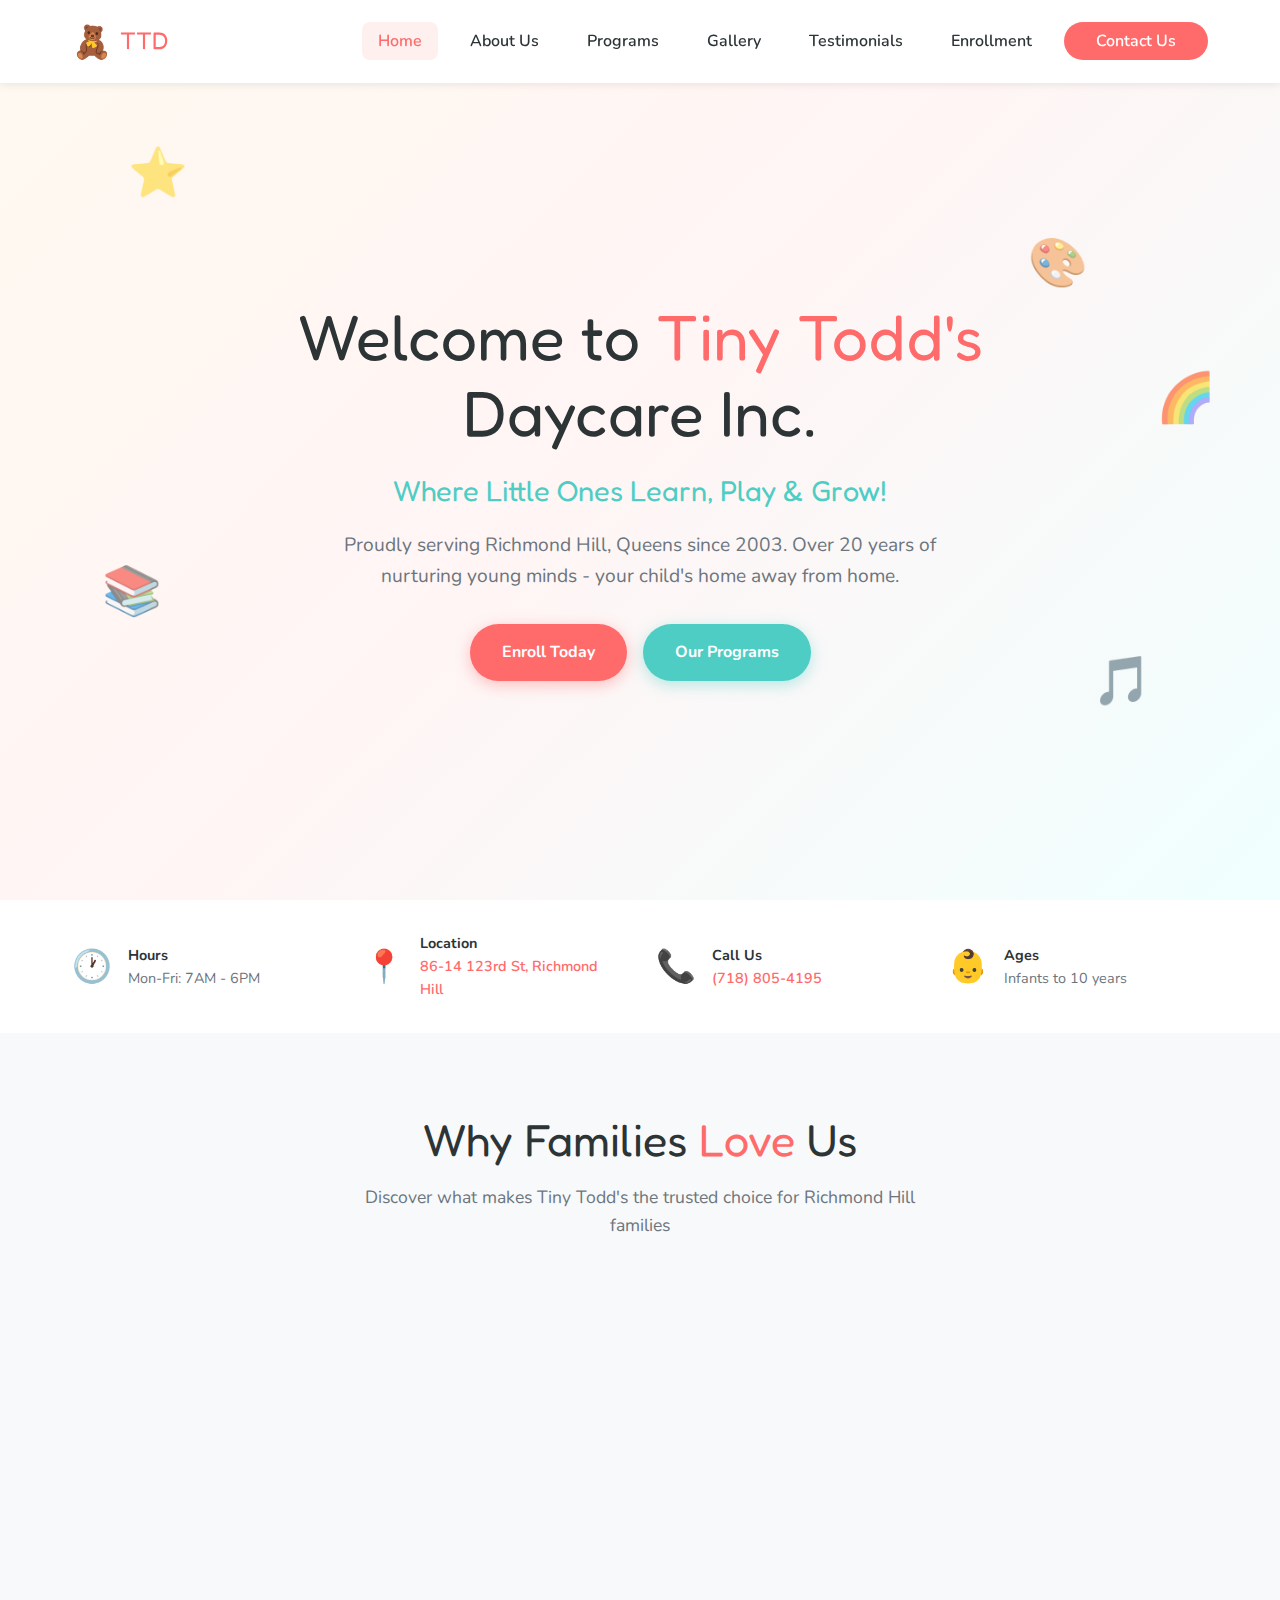
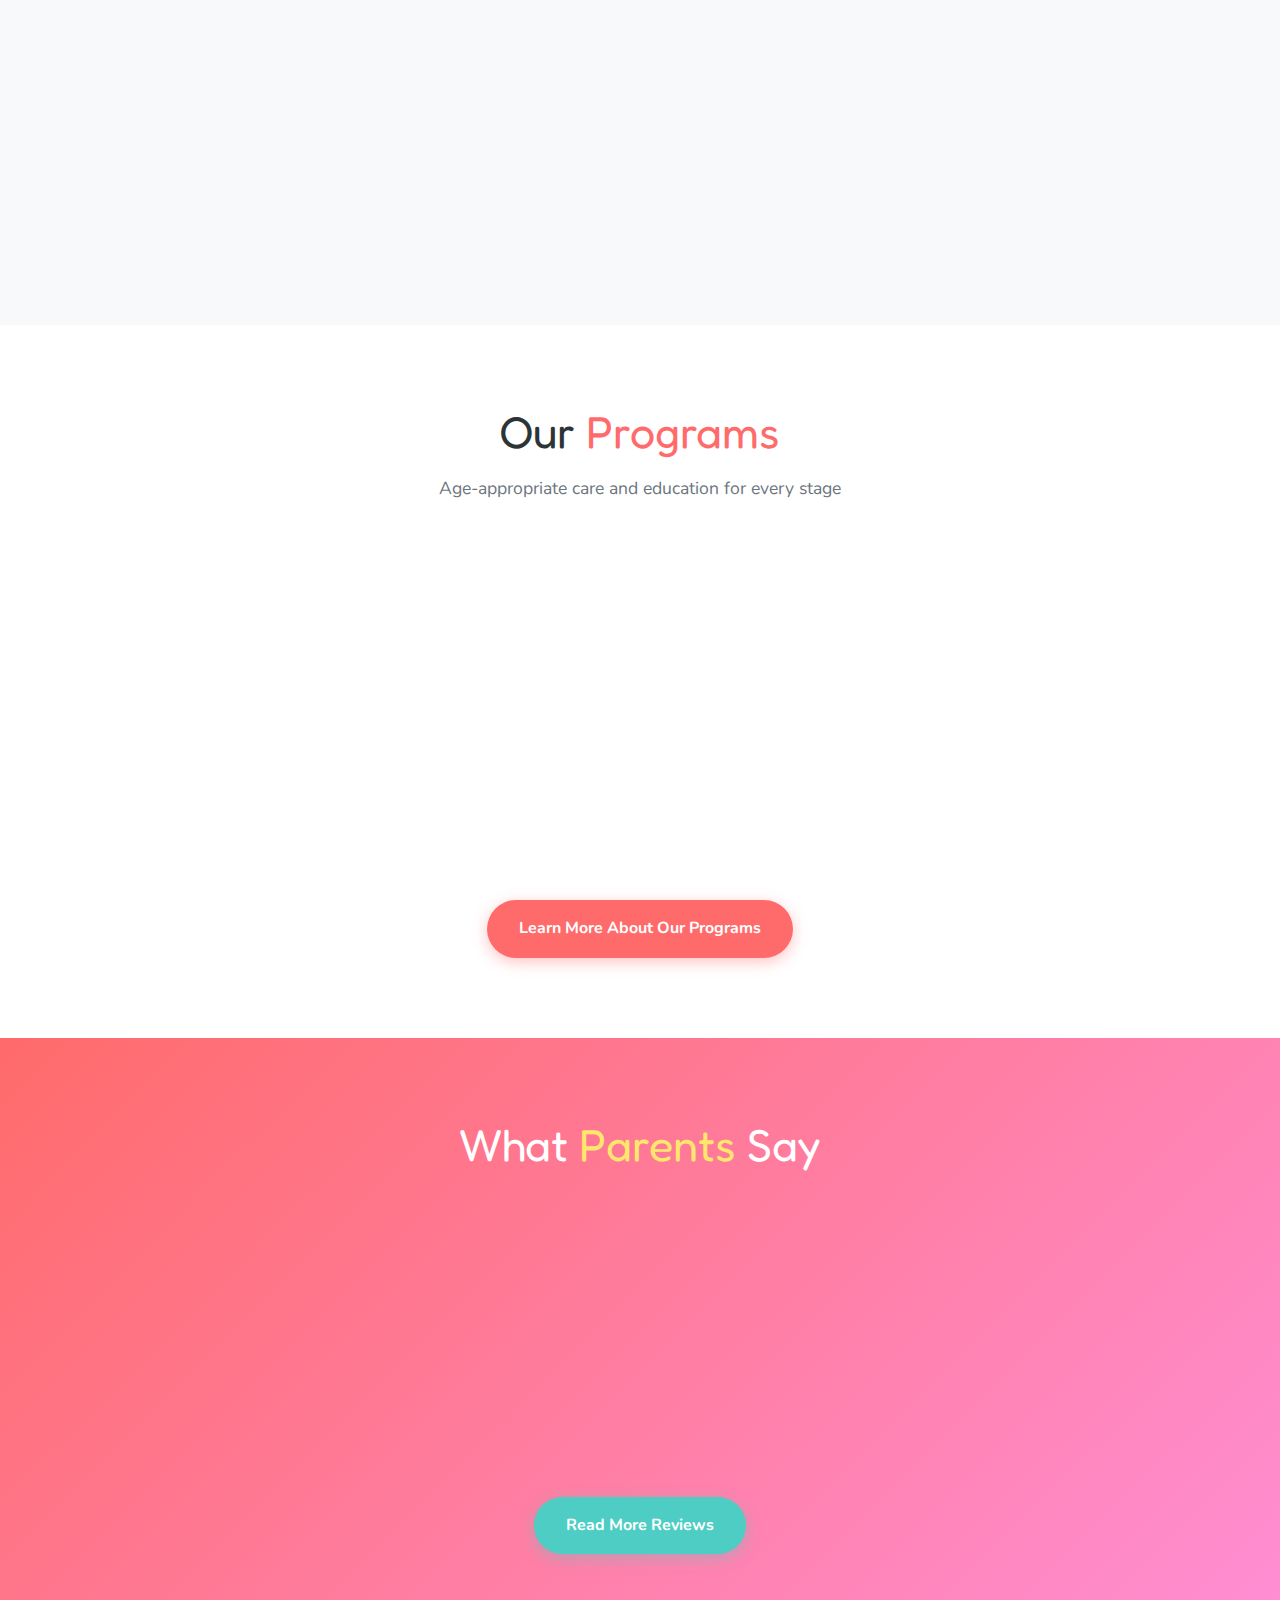
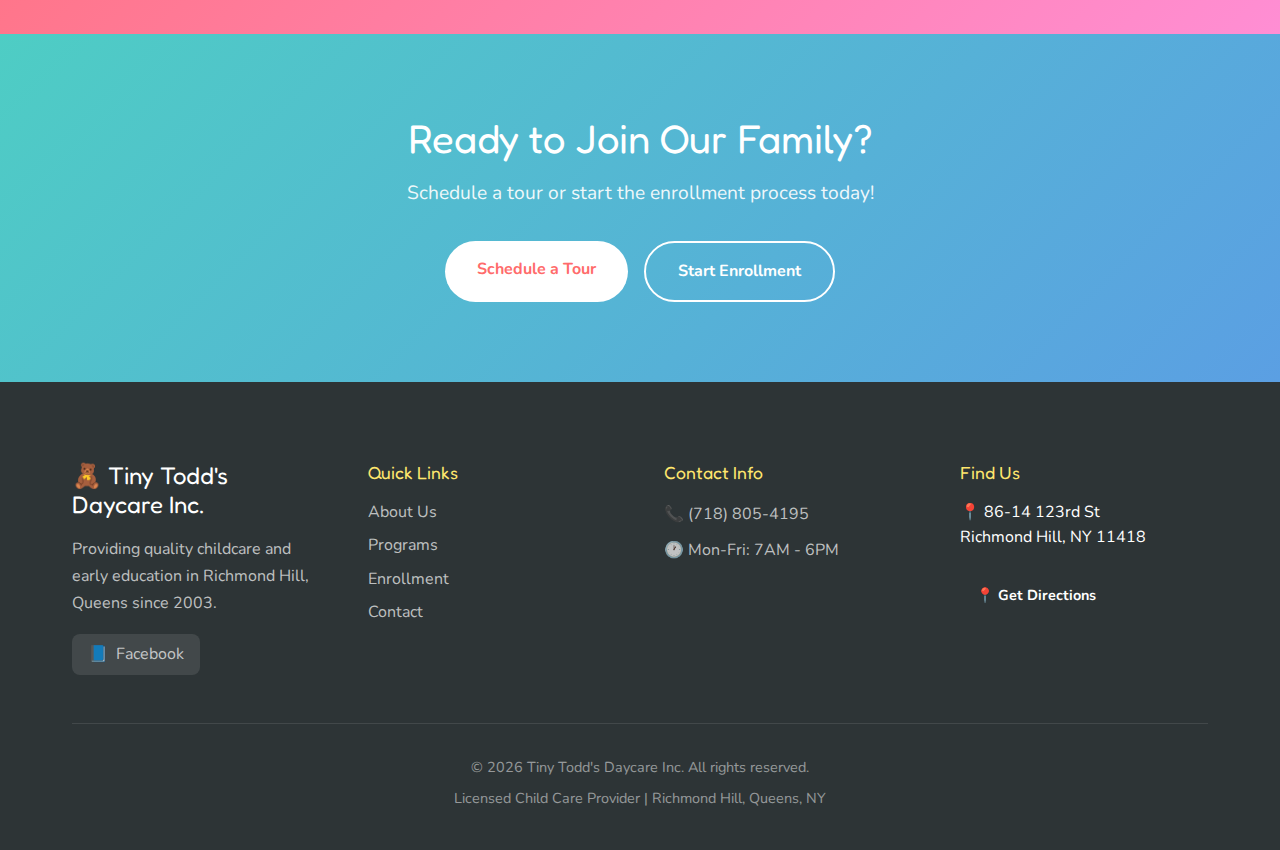
<file: index.html>
<!DOCTYPE html>
<html lang="en">
<head>
    <meta charset="UTF-8">
    <meta name="viewport" content="width=device-width, initial-scale=1.0">
    <meta name="description" content="Tiny Todd's Daycare Inc - Quality childcare in Richmond Hill, NY. Serving infants, toddlers, preschoolers, and after-school children with a nurturing, educational environment.">
    <meta name="keywords" content="daycare, childcare, Richmond Hill, Queens, NYC 3K, preschool, toddler care, infant care, after school">

    <!-- Open Graph / Facebook -->
    <meta property="og:type" content="website">
    <meta property="og:title" content="Tiny Todd's Daycare Inc | Quality Childcare in Richmond Hill, NY">
    <meta property="og:description" content="Proudly serving Richmond Hill, Queens since 2003. Over 20 years of nurturing young minds with quality childcare for infants, toddlers, preschoolers, and after-school children.">
    <meta property="og:url" content="https://zmohammed5.github.io/TTD_Website/">

    <!-- Twitter -->
    <meta name="twitter:card" content="summary_large_image">
    <meta name="twitter:title" content="Tiny Todd's Daycare Inc">
    <meta name="twitter:description" content="Quality childcare in Richmond Hill, NY since 2003. NYC 3K Partner.">

    <title>Tiny Todd's Daycare Inc | Quality Childcare in Richmond Hill, NY</title>

    <!-- Structured Data for Google -->
    <script type="application/ld+json">
    {
        "@context": "https://schema.org",
        "@type": "ChildCare",
        "name": "Tiny Todd's Daycare Inc",
        "description": "Quality childcare and early education in Richmond Hill, Queens since 2003. NYC 3K Partner offering infant care, toddler programs, preschool, and after-school care.",
        "url": "https://zmohammed5.github.io/TTD_Website/",
        "telephone": "+1-718-805-4195",
        "address": {
            "@type": "PostalAddress",
            "streetAddress": "86-14 123rd Street",
            "addressLocality": "Richmond Hill",
            "addressRegion": "NY",
            "postalCode": "11418",
            "addressCountry": "US"
        },
        "geo": {
            "@type": "GeoCoordinates",
            "latitude": 40.6947,
            "longitude": -73.8297
        },
        "openingHoursSpecification": {
            "@type": "OpeningHoursSpecification",
            "dayOfWeek": ["Monday", "Tuesday", "Wednesday", "Thursday", "Friday"],
            "opens": "07:00",
            "closes": "18:00"
        },
        "aggregateRating": {
            "@type": "AggregateRating",
            "ratingValue": "5",
            "reviewCount": "6"
        },
        "priceRange": "$$",
        "foundingDate": "2003",
        "sameAs": [
            "https://www.facebook.com/p/Tiny-Todds-Daycare-100054476679217/"
        ]
    }
    </script>
    <link rel="preconnect" href="https://fonts.googleapis.com">
    <link rel="preconnect" href="https://fonts.gstatic.com" crossorigin>
    <link href="https://fonts.googleapis.com/css2?family=Fredoka+One&family=Nunito:wght@400;600;700;800&display=swap" rel="stylesheet">
    <link rel="stylesheet" href="css/styles.css">
</head>
<body>
    <!-- Navigation -->
    <nav class="navbar">
        <div class="nav-container">
            <a href="index.html" class="logo">
                <span class="logo-icon">🧸</span>
                <span class="logo-text">TTD</span>
            </a>
            <button class="nav-toggle" aria-label="Toggle navigation">
                <span class="hamburger"></span>
            </button>
            <ul class="nav-menu">
                <li><a href="index.html" class="nav-link active">Home</a></li>
                <li><a href="pages/about.html" class="nav-link">About Us</a></li>
                <li><a href="pages/programs.html" class="nav-link">Programs</a></li>
                <li><a href="pages/gallery.html" class="nav-link">Gallery</a></li>
                <li><a href="pages/testimonials.html" class="nav-link">Testimonials</a></li>
                <li><a href="pages/enrollment.html" class="nav-link">Enrollment</a></li>
                <li><a href="pages/contact.html" class="nav-link btn-nav">Contact Us</a></li>
            </ul>
        </div>
    </nav>

    <!-- Hero Section -->
    <header class="hero">
        <div class="hero-content">
            <h1>Welcome to <span class="highlight">Tiny Todd's</span> Daycare Inc.</h1>
            <p class="hero-subtitle">Where Little Ones Learn, Play & Grow!</p>
            <p class="hero-description">Proudly serving Richmond Hill, Queens since 2003. Over 20 years of nurturing young minds - your child's home away from home.</p>
            <div class="hero-buttons">
                <a href="pages/enrollment.html" class="btn btn-primary">Enroll Today</a>
                <a href="pages/programs.html" class="btn btn-secondary">Our Programs</a>
            </div>
        </div>
        <div class="hero-decoration">
            <div class="floating-shape shape-1">⭐</div>
            <div class="floating-shape shape-2">🎨</div>
            <div class="floating-shape shape-3">📚</div>
            <div class="floating-shape shape-4">🎵</div>
            <div class="floating-shape shape-5">🌈</div>
        </div>
    </header>

    <!-- Quick Info Bar -->
    <section class="info-bar">
        <div class="container">
            <div class="info-item">
                <span class="info-icon">🕐</span>
                <div>
                    <strong>Hours</strong>
                    <p>Mon-Fri: 7AM - 6PM</p>
                </div>
            </div>
            <div class="info-item">
                <span class="info-icon">📍</span>
                <div>
                    <strong>Location</strong>
                    <p><a href="https://www.google.com/maps/place/Tiny+Todd's+Daycare+Inc/@40.7017673,-73.8279797,17z" target="_blank" rel="noopener noreferrer">86-14 123rd St, Richmond Hill</a></p>
                </div>
            </div>
            <div class="info-item">
                <span class="info-icon">📞</span>
                <div>
                    <strong>Call Us</strong>
                    <p><a href="tel:7188054195">(718) 805-4195</a></p>
                </div>
            </div>
            <div class="info-item">
                <span class="info-icon">👶</span>
                <div>
                    <strong>Ages</strong>
                    <p>Infants to 10 years</p>
                </div>
            </div>
        </div>
    </section>

    <!-- Why Choose Us -->
    <section class="features">
        <div class="container">
            <h2 class="section-title">Why Families <span class="highlight">Love</span> Us</h2>
            <p class="section-subtitle">Discover what makes Tiny Todd's the trusted choice for Richmond Hill families</p>

            <div class="features-grid">
                <div class="feature-card">
                    <div class="feature-icon">📖</div>
                    <h3>Learning Through Play</h3>
                    <p>Our curriculum combines fun activities with educational milestones, making every moment a learning opportunity.</p>
                </div>
                <div class="feature-card">
                    <div class="feature-icon">🍎</div>
                    <h3>Nutritious Meals</h3>
                    <p>We provide healthy breakfast, lunch, and snacks daily, ensuring your child is well-fed and energized.</p>
                </div>
                <div class="feature-card">
                    <div class="feature-icon">🌳</div>
                    <h3>Outdoor Play</h3>
                    <p>Weather permitting, children enjoy outdoor activities that promote physical development and exploration.</p>
                </div>
                <div class="feature-card">
                    <div class="feature-icon">👋</div>
                    <h3>Hands-On Learning</h3>
                    <p>We engage all learning styles with tactile, visual, and auditory activities tailored to each child.</p>
                </div>
                <div class="feature-card">
                    <div class="feature-icon">🏆</div>
                    <h3>Fully Certified</h3>
                    <p>Our facility meets all NYC childcare requirements and certifications for your peace of mind.</p>
                </div>
                <div class="feature-card">
                    <div class="feature-icon">💕</div>
                    <h3>Caring Environment</h3>
                    <p>Mrs. Naeema and our team provide a nurturing, hands-on approach to every child in our care.</p>
                </div>
            </div>
        </div>
    </section>

    <!-- Programs Preview -->
    <section class="programs-preview">
        <div class="container">
            <h2 class="section-title">Our <span class="highlight">Programs</span></h2>
            <p class="section-subtitle">Age-appropriate care and education for every stage</p>

            <div class="programs-grid">
                <div class="program-card">
                    <div class="program-icon">👶</div>
                    <h3>Infant Care</h3>
                    <p>Ages 6 weeks - 12 months</p>
                    <span class="program-tag">Nurturing Start</span>
                </div>
                <div class="program-card">
                    <div class="program-icon">🧒</div>
                    <h3>Toddler Program</h3>
                    <p>Ages 1 - 2 years</p>
                    <span class="program-tag">Discovery Time</span>
                </div>
                <div class="program-card">
                    <div class="program-icon">🎨</div>
                    <h3>Preschool / 3K</h3>
                    <p>Ages 3 - 4 years</p>
                    <span class="program-tag">NYC 3K Partner</span>
                </div>
                <div class="program-card">
                    <div class="program-icon">📚</div>
                    <h3>After School</h3>
                    <p>Ages 5 - 10 years</p>
                    <span class="program-tag">Homework & Fun</span>
                </div>
            </div>

            <a href="pages/programs.html" class="btn btn-primary">Learn More About Our Programs</a>
        </div>
    </section>

    <!-- Testimonials Preview -->
    <section class="testimonials-preview">
        <div class="container">
            <h2 class="section-title">What <span class="highlight">Parents</span> Say</h2>
            <div class="testimonials-slider">
                <div class="testimonial-card">
                    <div class="stars">⭐⭐⭐⭐⭐</div>
                    <p>"The best daycare in Jamaica. My daughter loves Mrs. Naeema so much & she learned a lot. Mrs. Naeema is hands-on to every kid she has."</p>
                    <span class="testimonial-author">- R.A., Parent</span>
                </div>
                <div class="testimonial-card">
                    <div class="stars">⭐⭐⭐⭐⭐</div>
                    <p>"Tiny Todds is hands-down one of the most incredible places I have ever left my child. The owner is incredibly professional and kind."</p>
                    <span class="testimonial-author">- Alexandra J.M., Parent</span>
                </div>
                <div class="testimonial-card">
                    <div class="stars">⭐⭐⭐⭐⭐</div>
                    <p>"Great experience with Tiny Todd's Daycare. The staff is caring and attentive. Wonderful daycare with a nurturing environment."</p>
                    <span class="testimonial-author">- Deenesh S., Parent</span>
                </div>
            </div>
            <a href="pages/testimonials.html" class="btn btn-secondary">Read More Reviews</a>
        </div>
    </section>

    <!-- CTA Section -->
    <section class="cta">
        <div class="container">
            <h2>Ready to Join Our Family?</h2>
            <p>Schedule a tour or start the enrollment process today!</p>
            <div class="cta-buttons">
                <a href="pages/contact.html" class="btn btn-white">Schedule a Tour</a>
                <a href="pages/enrollment.html" class="btn btn-outline-white">Start Enrollment</a>
            </div>
        </div>
    </section>

    <!-- Footer -->
    <footer class="footer">
        <div class="container">
            <div class="footer-grid">
                <div class="footer-section">
                    <h3>🧸 Tiny Todd's Daycare Inc.</h3>
                    <p>Providing quality childcare and early education in Richmond Hill, Queens since 2003.</p>
                    <div class="social-links">
                        <a href="https://www.facebook.com/p/Tiny-Todds-Daycare-100054476679217/" target="_blank" rel="noopener noreferrer" aria-label="Facebook">
                            <span class="social-icon">📘</span> Facebook
                        </a>
                    </div>
                </div>
                <div class="footer-section">
                    <h4>Quick Links</h4>
                    <ul>
                        <li><a href="pages/about.html">About Us</a></li>
                        <li><a href="pages/programs.html">Programs</a></li>
                        <li><a href="pages/enrollment.html">Enrollment</a></li>
                        <li><a href="pages/contact.html">Contact</a></li>
                    </ul>
                </div>
                <div class="footer-section">
                    <h4>Contact Info</h4>
                    <ul class="contact-info">
                        <li>📞 <a href="tel:7188054195">(718) 805-4195</a></li>
                        <li>🕐 Mon-Fri: 7AM - 6PM</li>
                    </ul>
                </div>
                <div class="footer-section">
                    <h4>Find Us</h4>
                    <a href="https://www.google.com/maps/place/Tiny+Todd's+Daycare+Inc/@40.7017673,-73.8279797,17z" target="_blank" rel="noopener noreferrer">📍 86-14 123rd St<br>Richmond Hill, NY 11418</a>
                    <br><br>
                    <a href="https://www.google.com/maps/place/Tiny+Todd's+Daycare+Inc/@40.7017673,-73.8279797,17z" target="_blank" rel="noopener noreferrer" class="btn btn-small">
                        📍 Get Directions
                    </a>
                </div>
            </div>
            <div class="footer-bottom">
                <p>&copy; 2026 Tiny Todd's Daycare Inc. All rights reserved.</p>
                <p>Licensed Child Care Provider | Richmond Hill, Queens, NY</p>
            </div>
        </div>
    </footer>

    <script src="js/main.js"></script>
</body>
</html>
</file>
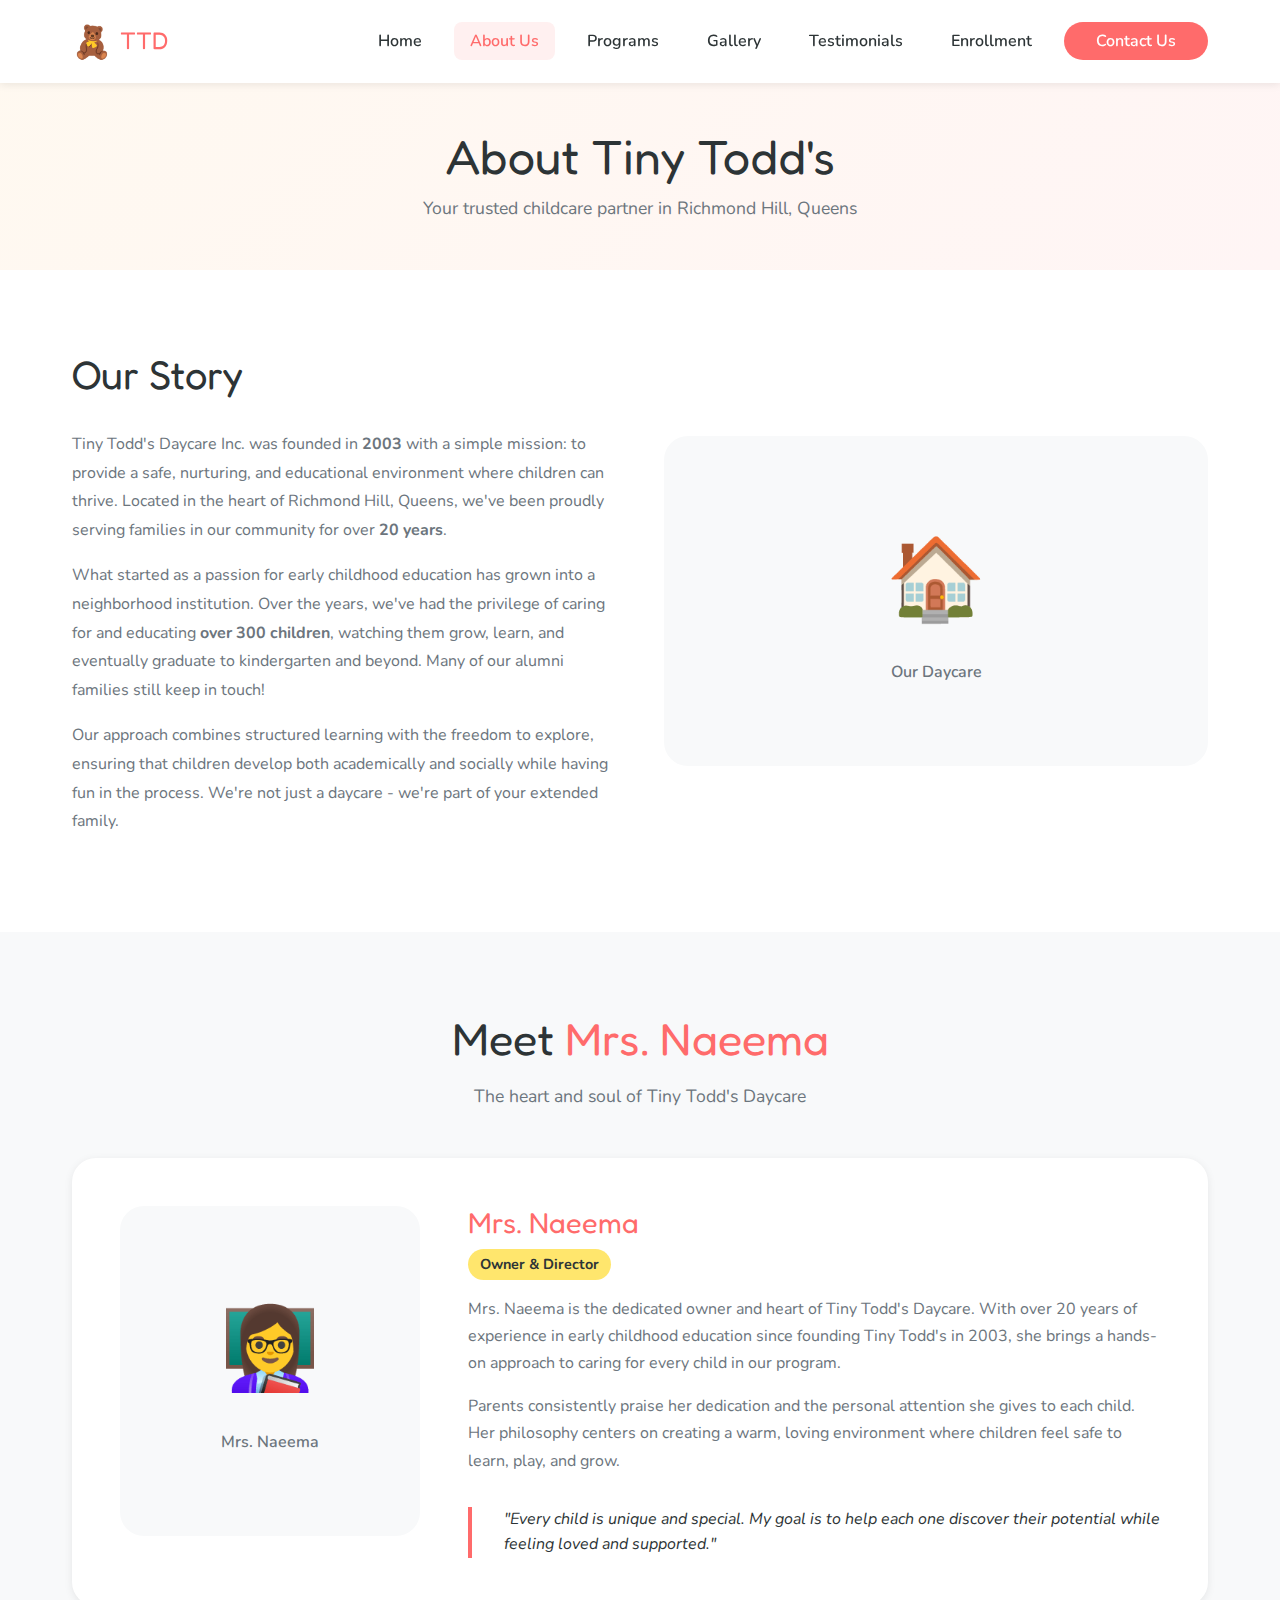
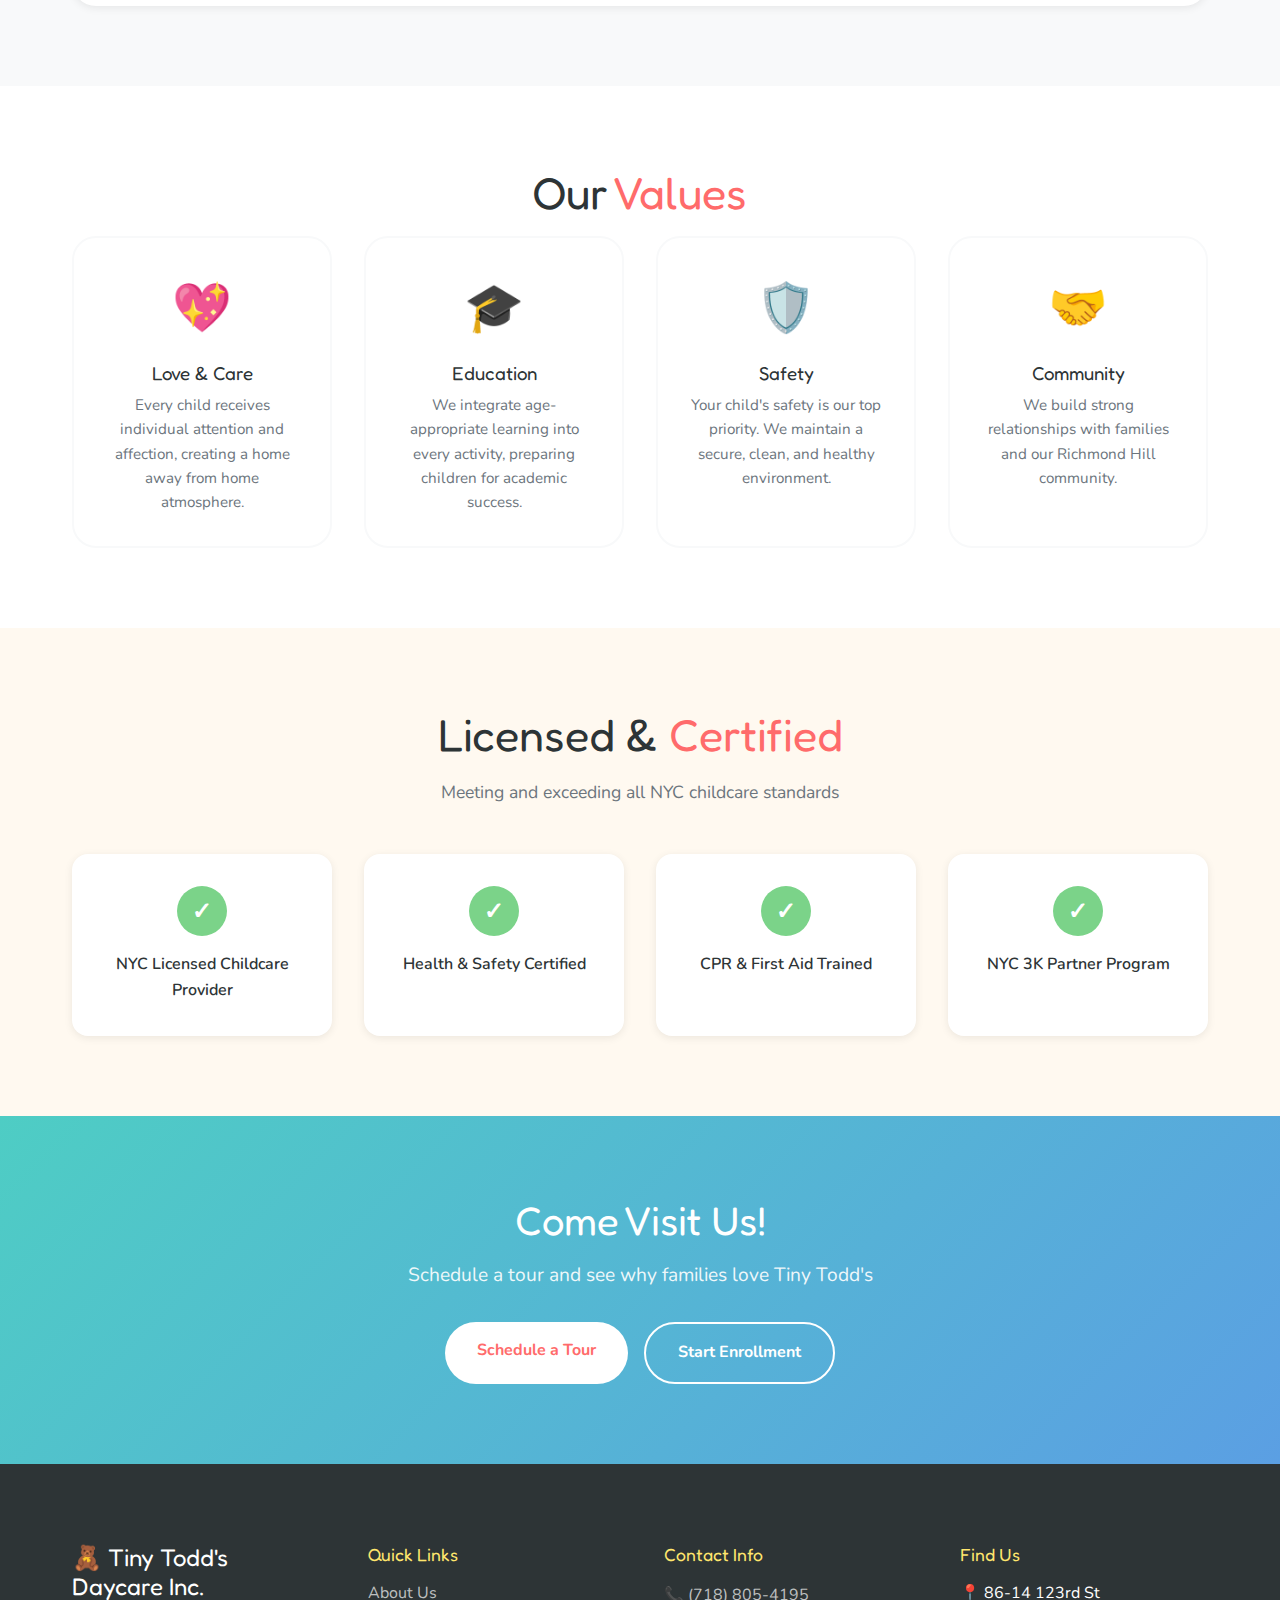
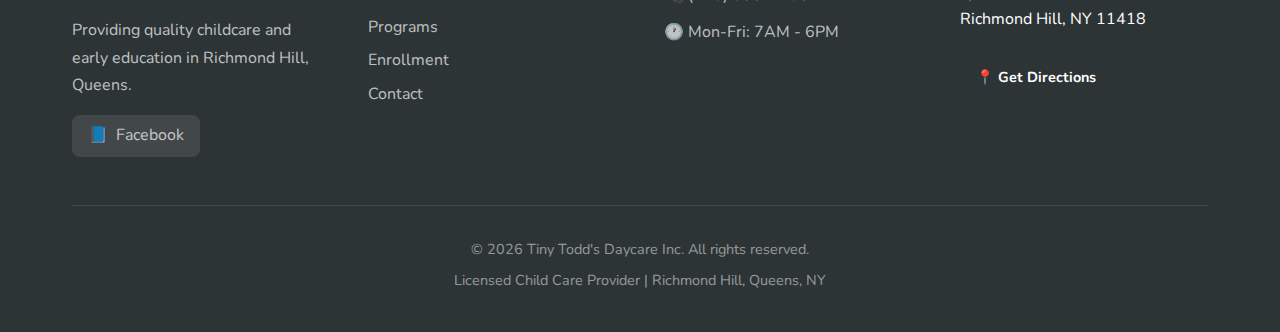
<file: pages/about.html>
<!DOCTYPE html>
<html lang="en">
<head>
    <meta charset="UTF-8">
    <meta name="viewport" content="width=device-width, initial-scale=1.0">
    <meta name="description" content="Learn about Tiny Todd's Daycare - Our story, mission, and the dedicated team caring for your children in Richmond Hill, NY.">
    <title>About Us | Tiny Todd's Daycare Inc</title>
    <link rel="preconnect" href="https://fonts.googleapis.com">
    <link rel="preconnect" href="https://fonts.gstatic.com" crossorigin>
    <link href="https://fonts.googleapis.com/css2?family=Fredoka+One&family=Nunito:wght@400;600;700;800&display=swap" rel="stylesheet">
    <link rel="stylesheet" href="../css/styles.css">
</head>
<body>
    <!-- Navigation -->
    <nav class="navbar">
        <div class="nav-container">
            <a href="../index.html" class="logo">
                <span class="logo-icon">🧸</span>
                <span class="logo-text">TTD</span>
            </a>
            <button class="nav-toggle" aria-label="Toggle navigation">
                <span class="hamburger"></span>
            </button>
            <ul class="nav-menu">
                <li><a href="../index.html" class="nav-link">Home</a></li>
                <li><a href="about.html" class="nav-link active">About Us</a></li>
                <li><a href="programs.html" class="nav-link">Programs</a></li>
                <li><a href="gallery.html" class="nav-link">Gallery</a></li>
                <li><a href="testimonials.html" class="nav-link">Testimonials</a></li>
                <li><a href="enrollment.html" class="nav-link">Enrollment</a></li>
                <li><a href="contact.html" class="nav-link btn-nav">Contact Us</a></li>
            </ul>
        </div>
    </nav>

    <!-- Page Header -->
    <header class="page-header">
        <h1>About <span class="highlight">Tiny Todd's</span></h1>
        <p>Your trusted childcare partner in Richmond Hill, Queens</p>
    </header>

    <!-- Our Story Section -->
    <section class="about-story">
        <div class="container">
            <div class="about-grid">
                <div class="about-content">
                    <h2>Our <span class="highlight">Story</span></h2>
                    <p>Tiny Todd's Daycare Inc. was founded in <strong>2003</strong> with a simple mission: to provide a safe, nurturing, and educational environment where children can thrive. Located in the heart of Richmond Hill, Queens, we've been proudly serving families in our community for over <strong>20 years</strong>.</p>
                    <p>What started as a passion for early childhood education has grown into a neighborhood institution. Over the years, we've had the privilege of caring for and educating <strong>over 300 children</strong>, watching them grow, learn, and eventually graduate to kindergarten and beyond. Many of our alumni families still keep in touch!</p>
                    <p>Our approach combines structured learning with the freedom to explore, ensuring that children develop both academically and socially while having fun in the process. We're not just a daycare - we're part of your extended family.</p>
                </div>
                <div class="about-image">
                    <div class="image-placeholder">
                        <span>🏠</span>
                        <p>Our Daycare</p>
                    </div>
                </div>
            </div>
        </div>
    </section>

    <!-- Meet the Owner -->
    <section class="meet-team">
        <div class="container">
            <h2 class="section-title">Meet <span class="highlight">Mrs. Naeema</span></h2>
            <p class="section-subtitle">The heart and soul of Tiny Todd's Daycare</p>

            <div class="team-card">
                <div class="team-image">
                    <div class="image-placeholder">
                        <span>👩‍🏫</span>
                        <p>Mrs. Naeema</p>
                    </div>
                </div>
                <div class="team-info">
                    <h3>Mrs. Naeema</h3>
                    <span class="team-role">Owner & Director</span>
                    <p>Mrs. Naeema is the dedicated owner and heart of Tiny Todd's Daycare. With over 20 years of experience in early childhood education since founding Tiny Todd's in 2003, she brings a hands-on approach to caring for every child in our program.</p>
                    <p>Parents consistently praise her dedication and the personal attention she gives to each child. Her philosophy centers on creating a warm, loving environment where children feel safe to learn, play, and grow.</p>
                    <blockquote>"Every child is unique and special. My goal is to help each one discover their potential while feeling loved and supported."</blockquote>
                </div>
            </div>
        </div>
    </section>

    <!-- Our Values -->
    <section class="our-values">
        <div class="container">
            <h2 class="section-title">Our <span class="highlight">Values</span></h2>

            <div class="values-grid">
                <div class="value-card">
                    <div class="value-icon">💖</div>
                    <h3>Love & Care</h3>
                    <p>Every child receives individual attention and affection, creating a home away from home atmosphere.</p>
                </div>
                <div class="value-card">
                    <div class="value-icon">🎓</div>
                    <h3>Education</h3>
                    <p>We integrate age-appropriate learning into every activity, preparing children for academic success.</p>
                </div>
                <div class="value-card">
                    <div class="value-icon">🛡️</div>
                    <h3>Safety</h3>
                    <p>Your child's safety is our top priority. We maintain a secure, clean, and healthy environment.</p>
                </div>
                <div class="value-card">
                    <div class="value-icon">🤝</div>
                    <h3>Community</h3>
                    <p>We build strong relationships with families and our Richmond Hill community.</p>
                </div>
            </div>
        </div>
    </section>

    <!-- Certifications -->
    <section class="certifications">
        <div class="container">
            <h2 class="section-title">Licensed & <span class="highlight">Certified</span></h2>
            <p class="section-subtitle">Meeting and exceeding all NYC childcare standards</p>

            <div class="cert-badges">
                <div class="cert-badge">
                    <span class="cert-icon">✓</span>
                    <p>NYC Licensed Childcare Provider</p>
                </div>
                <div class="cert-badge">
                    <span class="cert-icon">✓</span>
                    <p>Health & Safety Certified</p>
                </div>
                <div class="cert-badge">
                    <span class="cert-icon">✓</span>
                    <p>CPR & First Aid Trained</p>
                </div>
                <div class="cert-badge">
                    <span class="cert-icon">✓</span>
                    <p>NYC 3K Partner Program</p>
                </div>
            </div>
        </div>
    </section>

    <!-- CTA -->
    <section class="cta">
        <div class="container">
            <h2>Come Visit Us!</h2>
            <p>Schedule a tour and see why families love Tiny Todd's</p>
            <div class="cta-buttons">
                <a href="contact.html" class="btn btn-white">Schedule a Tour</a>
                <a href="enrollment.html" class="btn btn-outline-white">Start Enrollment</a>
            </div>
        </div>
    </section>

    <!-- Footer -->
    <footer class="footer">
        <div class="container">
            <div class="footer-grid">
                <div class="footer-section">
                    <h3>🧸 Tiny Todd's Daycare Inc.</h3>
                    <p>Providing quality childcare and early education in Richmond Hill, Queens.</p>
                    <div class="social-links">
                        <a href="https://www.facebook.com/p/Tiny-Todds-Daycare-100054476679217/" target="_blank" rel="noopener noreferrer" aria-label="Facebook">
                            <span class="social-icon">📘</span> Facebook
                        </a>
                    </div>
                </div>
                <div class="footer-section">
                    <h4>Quick Links</h4>
                    <ul>
                        <li><a href="about.html">About Us</a></li>
                        <li><a href="programs.html">Programs</a></li>
                        <li><a href="enrollment.html">Enrollment</a></li>
                        <li><a href="contact.html">Contact</a></li>
                    </ul>
                </div>
                <div class="footer-section">
                    <h4>Contact Info</h4>
                    <ul class="contact-info">
                        <li>📞 <a href="tel:7188054195">(718) 805-4195</a></li>
                        <li>🕐 Mon-Fri: 7AM - 6PM</li>
                    </ul>
                </div>
                <div class="footer-section">
                    <h4>Find Us</h4>
                    <a href="https://www.google.com/maps/place/Tiny+Todd's+Daycare+Inc/@40.7017673,-73.8279797,17z" target="_blank" rel="noopener noreferrer">📍 86-14 123rd St<br>Richmond Hill, NY 11418</a>
                    <br><br>
                    <a href="https://www.google.com/maps/place/Tiny+Todd's+Daycare+Inc/@40.7017673,-73.8279797,17z" target="_blank" rel="noopener noreferrer" class="btn btn-small">
                        📍 Get Directions
                    </a>
                </div>
            </div>
            <div class="footer-bottom">
                <p>&copy; 2026 Tiny Todd's Daycare Inc. All rights reserved.</p>
                <p>Licensed Child Care Provider | Richmond Hill, Queens, NY</p>
            </div>
        </div>
    </footer>

    <script src="../js/main.js"></script>

    <style>
        /* About Page Specific Styles */
        .about-story {
            padding: var(--spacing-xl) 0;
        }

        .about-grid {
            display: grid;
            grid-template-columns: 1fr 1fr;
            gap: var(--spacing-lg);
            align-items: center;
        }

        .about-content h2 {
            font-size: 2.5rem;
            margin-bottom: var(--spacing-md);
        }

        .about-content p {
            color: var(--gray);
            margin-bottom: var(--spacing-sm);
            line-height: 1.8;
        }

        .about-image .image-placeholder,
        .team-image .image-placeholder {
            background: var(--light-gray);
            border-radius: var(--radius-lg);
            padding: var(--spacing-xl);
            text-align: center;
            min-height: 300px;
            display: flex;
            flex-direction: column;
            align-items: center;
            justify-content: center;
        }

        .image-placeholder span {
            font-size: 5rem;
            margin-bottom: var(--spacing-sm);
        }

        .image-placeholder p {
            color: var(--gray);
            font-weight: 600;
        }

        .meet-team {
            background: var(--light-gray);
            padding: var(--spacing-xl) 0;
        }

        .team-card {
            display: grid;
            grid-template-columns: 300px 1fr;
            gap: var(--spacing-lg);
            background: var(--white);
            padding: var(--spacing-lg);
            border-radius: var(--radius-lg);
            box-shadow: var(--shadow-sm);
        }

        .team-info h3 {
            font-size: 1.8rem;
            color: var(--primary);
            margin-bottom: var(--spacing-xs);
        }

        .team-role {
            display: inline-block;
            background: var(--accent);
            padding: 4px 12px;
            border-radius: var(--radius-full);
            font-size: 0.9rem;
            font-weight: 700;
            margin-bottom: var(--spacing-sm);
        }

        .team-info p {
            color: var(--gray);
            margin-bottom: var(--spacing-sm);
            line-height: 1.7;
        }

        .team-info blockquote {
            font-style: italic;
            color: var(--dark);
            padding-left: var(--spacing-md);
            border-left: 4px solid var(--primary);
            margin-top: var(--spacing-md);
        }

        .our-values {
            padding: var(--spacing-xl) 0;
        }

        .values-grid {
            display: grid;
            grid-template-columns: repeat(auto-fit, minmax(250px, 1fr));
            gap: var(--spacing-md);
        }

        .value-card {
            background: var(--white);
            padding: var(--spacing-md);
            border-radius: var(--radius-lg);
            text-align: center;
            border: 2px solid var(--light-gray);
            transition: var(--transition);
        }

        .value-card:hover {
            border-color: var(--primary);
            transform: translateY(-5px);
        }

        .value-icon {
            font-size: 3rem;
            margin-bottom: var(--spacing-sm);
        }

        .value-card h3 {
            color: var(--dark);
            margin-bottom: var(--spacing-xs);
        }

        .value-card p {
            color: var(--gray);
            font-size: 0.95rem;
        }

        .certifications {
            background: var(--off-white);
            padding: var(--spacing-xl) 0;
        }

        .cert-badges {
            display: grid;
            grid-template-columns: repeat(auto-fit, minmax(200px, 1fr));
            gap: var(--spacing-md);
        }

        .cert-badge {
            background: var(--white);
            padding: var(--spacing-md);
            border-radius: var(--radius-md);
            text-align: center;
            box-shadow: var(--shadow-sm);
        }

        .cert-icon {
            display: inline-flex;
            align-items: center;
            justify-content: center;
            width: 50px;
            height: 50px;
            background: var(--green);
            color: var(--white);
            border-radius: 50%;
            font-size: 1.5rem;
            font-weight: bold;
            margin-bottom: var(--spacing-sm);
        }

        .cert-badge p {
            font-weight: 600;
            color: var(--dark);
        }

        @media (max-width: 768px) {
            .about-grid {
                grid-template-columns: 1fr;
            }

            .team-card {
                grid-template-columns: 1fr;
                text-align: center;
            }

            .team-info blockquote {
                border-left: none;
                border-top: 4px solid var(--primary);
                padding-left: 0;
                padding-top: var(--spacing-md);
            }
        }
    </style>
</body>
</html>
</file>
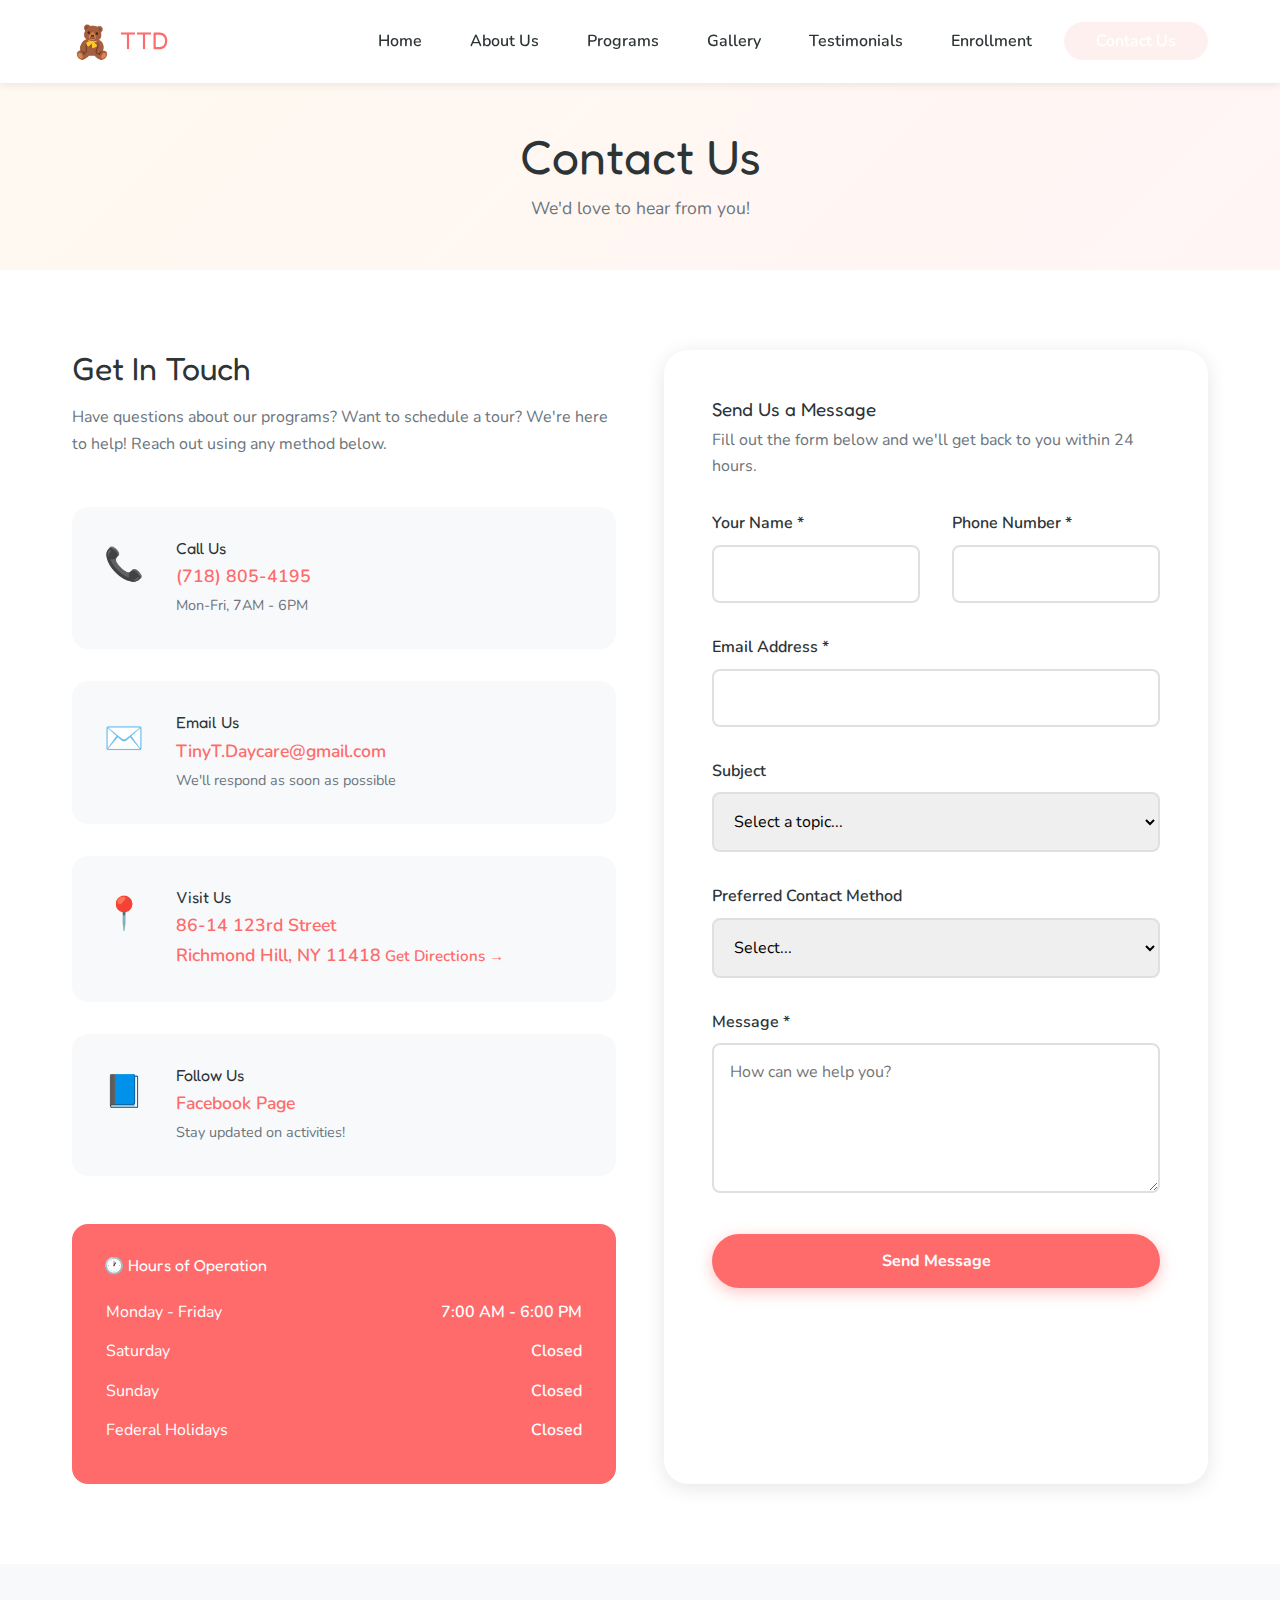
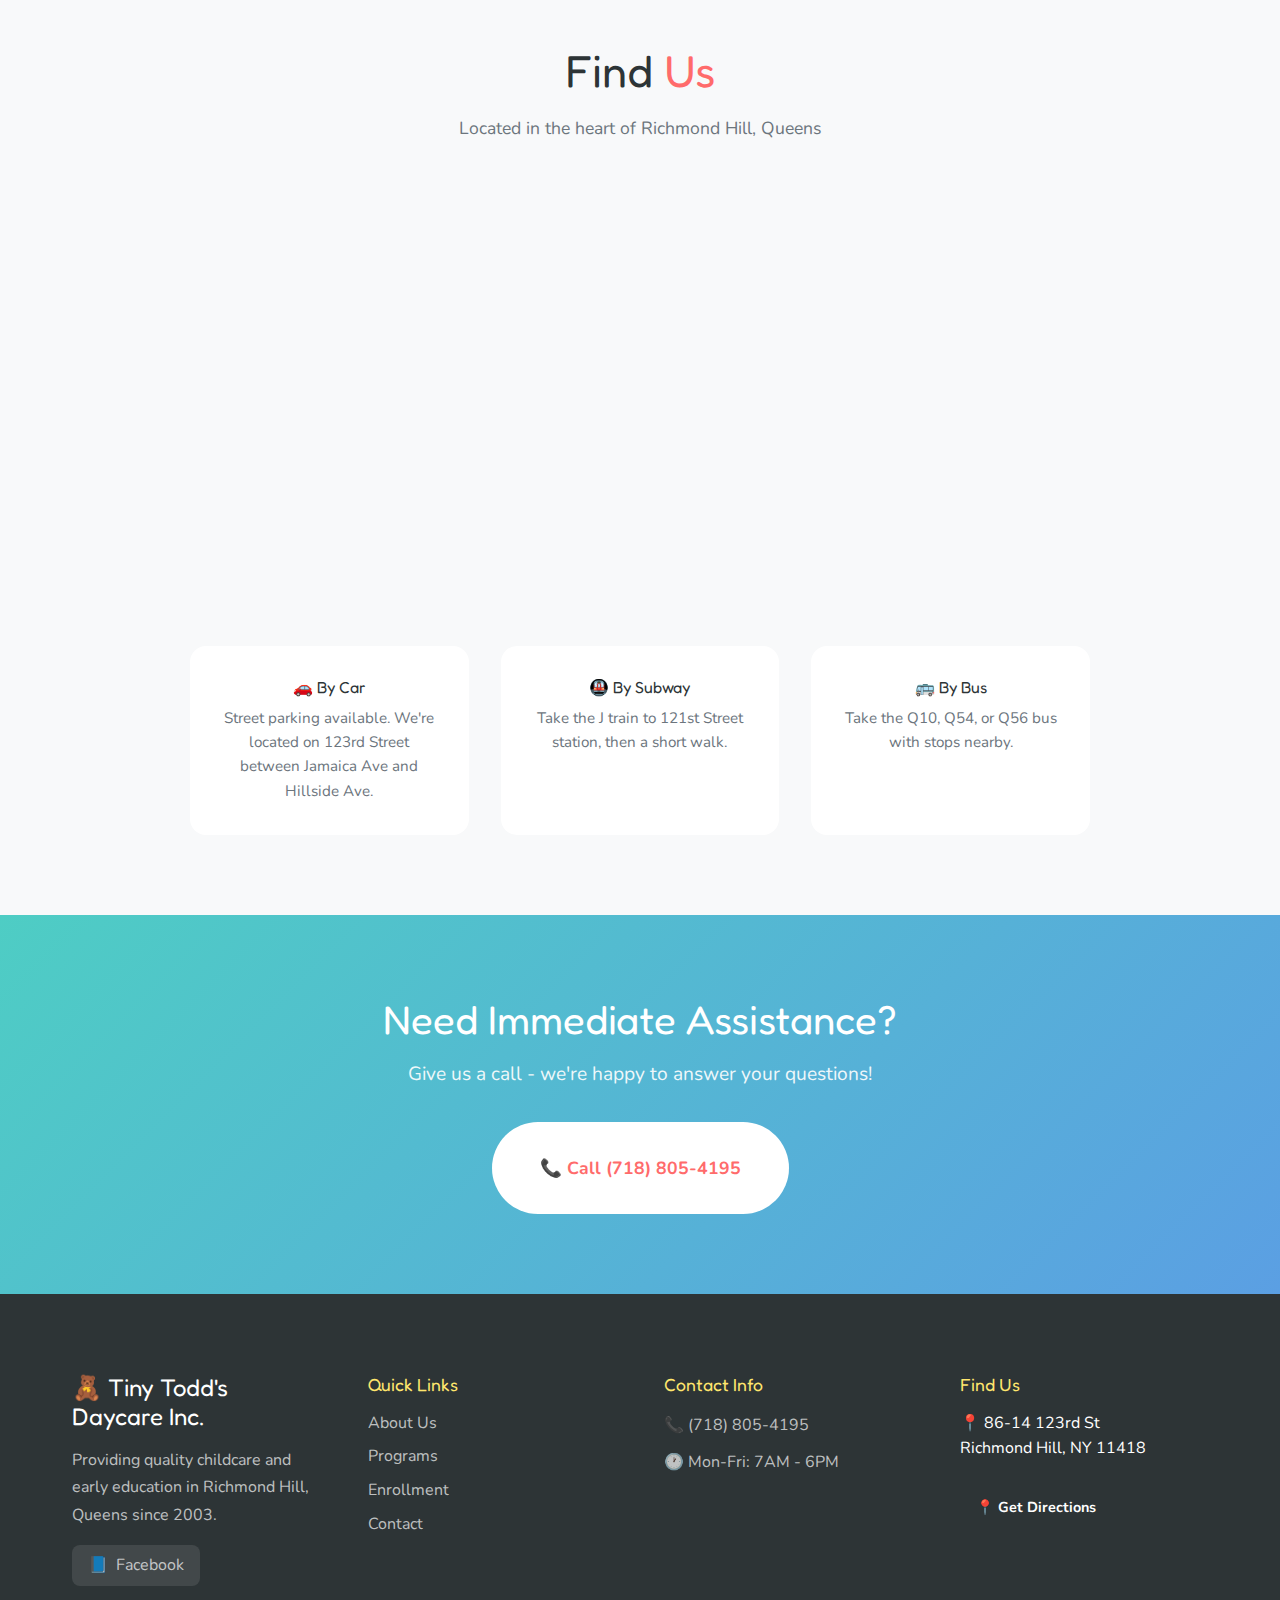
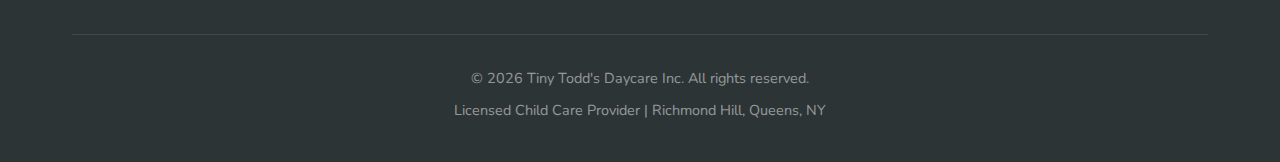
<file: pages/contact.html>
<!DOCTYPE html>
<html lang="en">
<head>
    <meta charset="UTF-8">
    <meta name="viewport" content="width=device-width, initial-scale=1.0">
    <meta name="description" content="Contact Tiny Todd's Daycare in Richmond Hill, NY. Call, email, or visit us to learn about our childcare programs.">
    <title>Contact Us | Tiny Todd's Daycare Inc</title>
    <link rel="preconnect" href="https://fonts.googleapis.com">
    <link rel="preconnect" href="https://fonts.gstatic.com" crossorigin>
    <link href="https://fonts.googleapis.com/css2?family=Fredoka+One&family=Nunito:wght@400;600;700;800&display=swap" rel="stylesheet">
    <link rel="stylesheet" href="../css/styles.css">
</head>
<body>
    <!-- Navigation -->
    <nav class="navbar">
        <div class="nav-container">
            <a href="../index.html" class="logo">
                <span class="logo-icon">🧸</span>
                <span class="logo-text">TTD</span>
            </a>
            <button class="nav-toggle" aria-label="Toggle navigation">
                <span class="hamburger"></span>
            </button>
            <ul class="nav-menu">
                <li><a href="../index.html" class="nav-link">Home</a></li>
                <li><a href="about.html" class="nav-link">About Us</a></li>
                <li><a href="programs.html" class="nav-link">Programs</a></li>
                <li><a href="gallery.html" class="nav-link">Gallery</a></li>
                <li><a href="testimonials.html" class="nav-link">Testimonials</a></li>
                <li><a href="enrollment.html" class="nav-link">Enrollment</a></li>
                <li><a href="contact.html" class="nav-link btn-nav active">Contact Us</a></li>
            </ul>
        </div>
    </nav>

    <!-- Page Header -->
    <header class="page-header">
        <h1>Contact <span class="highlight">Us</span></h1>
        <p>We'd love to hear from you!</p>
    </header>

    <!-- Contact Section -->
    <section class="contact-section">
        <div class="container">
            <div class="contact-grid">
                <!-- Contact Info -->
                <div class="contact-info-box">
                    <h2>Get In <span class="highlight">Touch</span></h2>
                    <p>Have questions about our programs? Want to schedule a tour? We're here to help! Reach out using any method below.</p>

                    <div class="contact-methods">
                        <div class="contact-method">
                            <div class="method-icon">📞</div>
                            <div class="method-details">
                                <h4>Call Us</h4>
                                <a href="tel:7188054195">(718) 805-4195</a>
                                <p>Mon-Fri, 7AM - 6PM</p>
                            </div>
                        </div>

                        <div class="contact-method">
                            <div class="method-icon">✉️</div>
                            <div class="method-details">
                                <h4>Email Us</h4>
                                <a href="mailto:TinyT.Daycare@gmail.com">TinyT.Daycare@gmail.com</a>
                                <p>We'll respond as soon as possible</p>
                            </div>
                        </div>

                        <div class="contact-method">
                            <div class="method-icon">📍</div>
                            <div class="method-details">
                                <h4>Visit Us</h4>
                                <a href="https://www.google.com/maps/place/Tiny+Todd's+Daycare+Inc/@40.7017673,-73.8279797,17z" target="_blank" rel="noopener noreferrer">86-14 123rd Street<br>Richmond Hill, NY 11418</a>
                                <a href="https://www.google.com/maps/place/Tiny+Todd's+Daycare+Inc/@40.7017673,-73.8279797,17z" target="_blank" rel="noopener noreferrer" class="directions-link">Get Directions →</a>
                            </div>
                        </div>

                        <div class="contact-method">
                            <div class="method-icon">📘</div>
                            <div class="method-details">
                                <h4>Follow Us</h4>
                                <a href="https://www.facebook.com/p/Tiny-Todds-Daycare-100054476679217/" target="_blank" rel="noopener noreferrer">Facebook Page</a>
                                <p>Stay updated on activities!</p>
                            </div>
                        </div>
                    </div>

                    <div class="hours-box">
                        <h4>🕐 Hours of Operation</h4>
                        <table class="hours-table">
                            <tr>
                                <td>Monday - Friday</td>
                                <td>7:00 AM - 6:00 PM</td>
                            </tr>
                            <tr>
                                <td>Saturday</td>
                                <td>Closed</td>
                            </tr>
                            <tr>
                                <td>Sunday</td>
                                <td>Closed</td>
                            </tr>
                            <tr>
                                <td>Federal Holidays</td>
                                <td>Closed</td>
                            </tr>
                        </table>
                    </div>
                </div>

                <!-- Contact Form -->
                <div class="contact-form-box">
                    <h3>Send Us a Message</h3>
                    <p>Fill out the form below and we'll get back to you within 24 hours.</p>

                    <form id="contact-form" class="contact-form">
                        <div class="form-row">
                            <div class="form-group">
                                <label for="name">Your Name *</label>
                                <input type="text" id="name" name="name" required>
                            </div>
                            <div class="form-group">
                                <label for="phone">Phone Number *</label>
                                <input type="tel" id="phone" name="phone" required oninput="formatPhoneNumber(this)">
                            </div>
                        </div>

                        <div class="form-group">
                            <label for="email">Email Address *</label>
                            <input type="email" id="email" name="email" required>
                        </div>

                        <div class="form-group">
                            <label for="subject">Subject</label>
                            <select id="subject" name="subject">
                                <option value="">Select a topic...</option>
                                <option value="general">General Inquiry</option>
                                <option value="tour">Schedule a Tour</option>
                                <option value="enrollment">Enrollment Questions</option>
                                <option value="programs">Program Information</option>
                                <option value="3k">NYC 3K Information</option>
                                <option value="other">Other</option>
                            </select>
                        </div>

                        <div class="form-group">
                            <label for="preferred-contact">Preferred Contact Method</label>
                            <select id="preferred-contact" name="preferred_contact">
                                <option value="">Select...</option>
                                <option value="phone">Phone Call</option>
                                <option value="email">Email</option>
                            </select>
                        </div>

                        <div class="form-group">
                            <label for="message">Message *</label>
                            <textarea id="message" name="message" rows="5" required placeholder="How can we help you?"></textarea>
                        </div>

                        <button type="submit" class="btn btn-primary btn-full">Send Message</button>
                    </form>
                </div>
            </div>
        </div>
    </section>

    <!-- Map Section -->
    <section class="map-section">
        <div class="container">
            <h2 class="section-title">Find <span class="highlight">Us</span></h2>
            <p class="section-subtitle">Located in the heart of Richmond Hill, Queens</p>

            <div class="map-container">
                <iframe
                    src="https://www.google.com/maps/embed?pb=!1m18!1m12!1m3!1d3025.8!2d-73.8297!3d40.6947!2m3!1f0!2f0!3f0!3m2!1i1024!2i768!4f13.1!3m3!1m2!1s0x89c25e3e5c0e0001%3A0x1234567890!2s86-14%20123rd%20St%2C%20Richmond%20Hill%2C%20NY%2011418!5e0!3m2!1sen!2sus!4v1234567890"
                    width="100%"
                    height="400"
                    style="border:0; border-radius: 16px;"
                    allowfullscreen=""
                    loading="lazy"
                    referrerpolicy="no-referrer-when-downgrade"
                    title="Tiny Todd's Daycare Location">
                </iframe>
            </div>

            <div class="location-info">
                <div class="location-detail">
                    <h4>🚗 By Car</h4>
                    <p>Street parking available. We're located on 123rd Street between Jamaica Ave and Hillside Ave.</p>
                </div>
                <div class="location-detail">
                    <h4>🚇 By Subway</h4>
                    <p>Take the J train to 121st Street station, then a short walk.</p>
                </div>
                <div class="location-detail">
                    <h4>🚌 By Bus</h4>
                    <p>Take the Q10, Q54, or Q56 bus with stops nearby.</p>
                </div>
            </div>
        </div>
    </section>

    <!-- Quick Contact CTA -->
    <section class="cta">
        <div class="container">
            <h2>Need Immediate Assistance?</h2>
            <p>Give us a call - we're happy to answer your questions!</p>
            <a href="tel:7188054195" class="btn btn-white btn-large">
                📞 Call (718) 805-4195
            </a>
        </div>
    </section>

    <!-- Footer -->
    <footer class="footer">
        <div class="container">
            <div class="footer-grid">
                <div class="footer-section">
                    <h3>🧸 Tiny Todd's Daycare Inc.</h3>
                    <p>Providing quality childcare and early education in Richmond Hill, Queens since 2003.</p>
                    <div class="social-links">
                        <a href="https://www.facebook.com/p/Tiny-Todds-Daycare-100054476679217/" target="_blank" rel="noopener noreferrer" aria-label="Facebook">
                            <span class="social-icon">📘</span> Facebook
                        </a>
                    </div>
                </div>
                <div class="footer-section">
                    <h4>Quick Links</h4>
                    <ul>
                        <li><a href="about.html">About Us</a></li>
                        <li><a href="programs.html">Programs</a></li>
                        <li><a href="enrollment.html">Enrollment</a></li>
                        <li><a href="contact.html">Contact</a></li>
                    </ul>
                </div>
                <div class="footer-section">
                    <h4>Contact Info</h4>
                    <ul class="contact-info">
                        <li>📞 <a href="tel:7188054195">(718) 805-4195</a></li>
                        <li>🕐 Mon-Fri: 7AM - 6PM</li>
                    </ul>
                </div>
                <div class="footer-section">
                    <h4>Find Us</h4>
                    <a href="https://www.google.com/maps/place/Tiny+Todd's+Daycare+Inc/@40.7017673,-73.8279797,17z" target="_blank" rel="noopener noreferrer">📍 86-14 123rd St<br>Richmond Hill, NY 11418</a>
                    <br><br>
                    <a href="https://www.google.com/maps/place/Tiny+Todd's+Daycare+Inc/@40.7017673,-73.8279797,17z" target="_blank" rel="noopener noreferrer" class="btn btn-small">
                        📍 Get Directions
                    </a>
                </div>
            </div>
            <div class="footer-bottom">
                <p>&copy; 2026 Tiny Todd's Daycare Inc. All rights reserved.</p>
                <p>Licensed Child Care Provider | Richmond Hill, Queens, NY</p>
            </div>
        </div>
    </footer>

    <script src="../js/main.js"></script>

    <style>
        /* Contact Page Specific Styles */
        .contact-section {
            padding: var(--spacing-xl) 0;
        }

        .contact-grid {
            display: grid;
            grid-template-columns: 1fr 1fr;
            gap: var(--spacing-lg);
        }

        .contact-info-box h2 {
            font-size: 2rem;
            margin-bottom: var(--spacing-sm);
        }

        .contact-info-box > p {
            color: var(--gray);
            margin-bottom: var(--spacing-lg);
            line-height: 1.7;
        }

        .contact-methods {
            display: grid;
            gap: var(--spacing-md);
            margin-bottom: var(--spacing-lg);
        }

        .contact-method {
            display: flex;
            gap: var(--spacing-md);
            padding: var(--spacing-md);
            background: var(--light-gray);
            border-radius: var(--radius-md);
            transition: var(--transition);
        }

        .contact-method:hover {
            background: var(--off-white);
            transform: translateX(5px);
        }

        .method-icon {
            font-size: 2rem;
            flex-shrink: 0;
        }

        .method-details h4 {
            color: var(--dark);
            margin-bottom: 4px;
        }

        .method-details a {
            color: var(--primary);
            font-weight: 600;
            font-size: 1.1rem;
        }

        .method-details a:hover {
            text-decoration: underline;
        }

        .method-details p {
            color: var(--gray);
            font-size: 0.9rem;
            margin-top: 4px;
        }

        .directions-link {
            font-size: 0.95rem !important;
            display: inline-block;
            margin-top: 4px;
        }

        .hours-box {
            background: var(--primary);
            color: var(--white);
            padding: var(--spacing-md);
            border-radius: var(--radius-md);
        }

        .hours-box h4 {
            margin-bottom: var(--spacing-sm);
        }

        .hours-table {
            width: 100%;
        }

        .hours-table td {
            padding: 6px 0;
        }

        .hours-table td:last-child {
            text-align: right;
            font-weight: 600;
        }

        .contact-form-box {
            background: var(--white);
            padding: var(--spacing-lg);
            border-radius: var(--radius-lg);
            box-shadow: var(--shadow-md);
        }

        .contact-form-box h3 {
            color: var(--dark);
            margin-bottom: var(--spacing-xs);
        }

        .contact-form-box > p {
            color: var(--gray);
            margin-bottom: var(--spacing-md);
        }

        .btn-full {
            width: 100%;
        }

        .map-section {
            padding: var(--spacing-xl) 0;
            background: var(--light-gray);
        }

        .map-container {
            max-width: 800px;
            margin: 0 auto var(--spacing-lg);
        }

        .map-placeholder {
            background: linear-gradient(135deg, var(--secondary), var(--blue));
            color: var(--white);
            padding: var(--spacing-xl);
            border-radius: var(--radius-lg);
            text-align: center;
        }

        .map-placeholder span {
            font-size: 4rem;
            display: block;
            margin-bottom: var(--spacing-sm);
        }

        .map-placeholder h3 {
            font-size: 1.5rem;
            margin-bottom: var(--spacing-xs);
        }

        .map-placeholder p {
            margin-bottom: var(--spacing-md);
            opacity: 0.9;
        }

        .location-info {
            display: grid;
            grid-template-columns: repeat(auto-fit, minmax(250px, 1fr));
            gap: var(--spacing-md);
            max-width: 900px;
            margin: 0 auto;
        }

        .location-detail {
            background: var(--white);
            padding: var(--spacing-md);
            border-radius: var(--radius-md);
            text-align: center;
        }

        .location-detail h4 {
            color: var(--dark);
            margin-bottom: var(--spacing-xs);
        }

        .location-detail p {
            color: var(--gray);
            font-size: 0.95rem;
        }

        .btn-large {
            padding: var(--spacing-md) var(--spacing-lg);
            font-size: 1.1rem;
        }

        @media (max-width: 768px) {
            .contact-grid {
                grid-template-columns: 1fr;
            }

            .form-row {
                grid-template-columns: 1fr;
            }
        }
    </style>
</body>
</html>
</file>
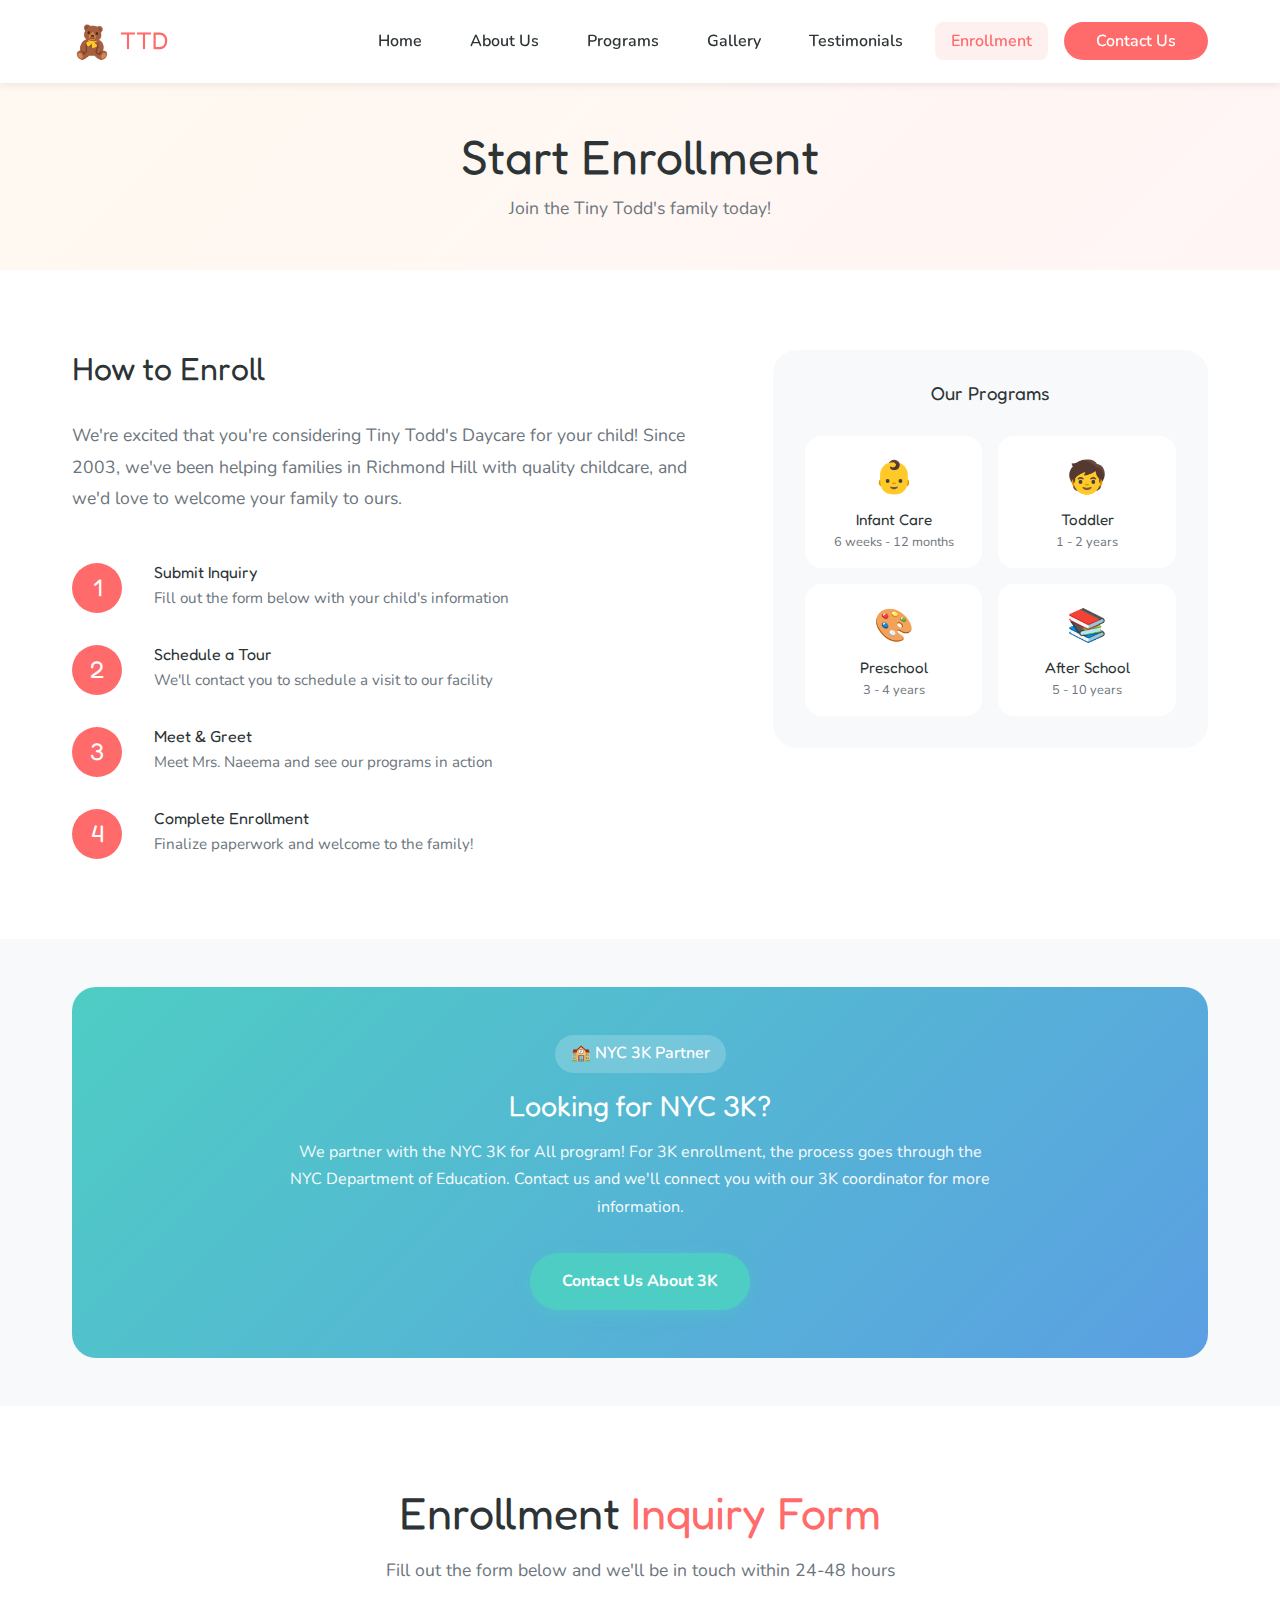
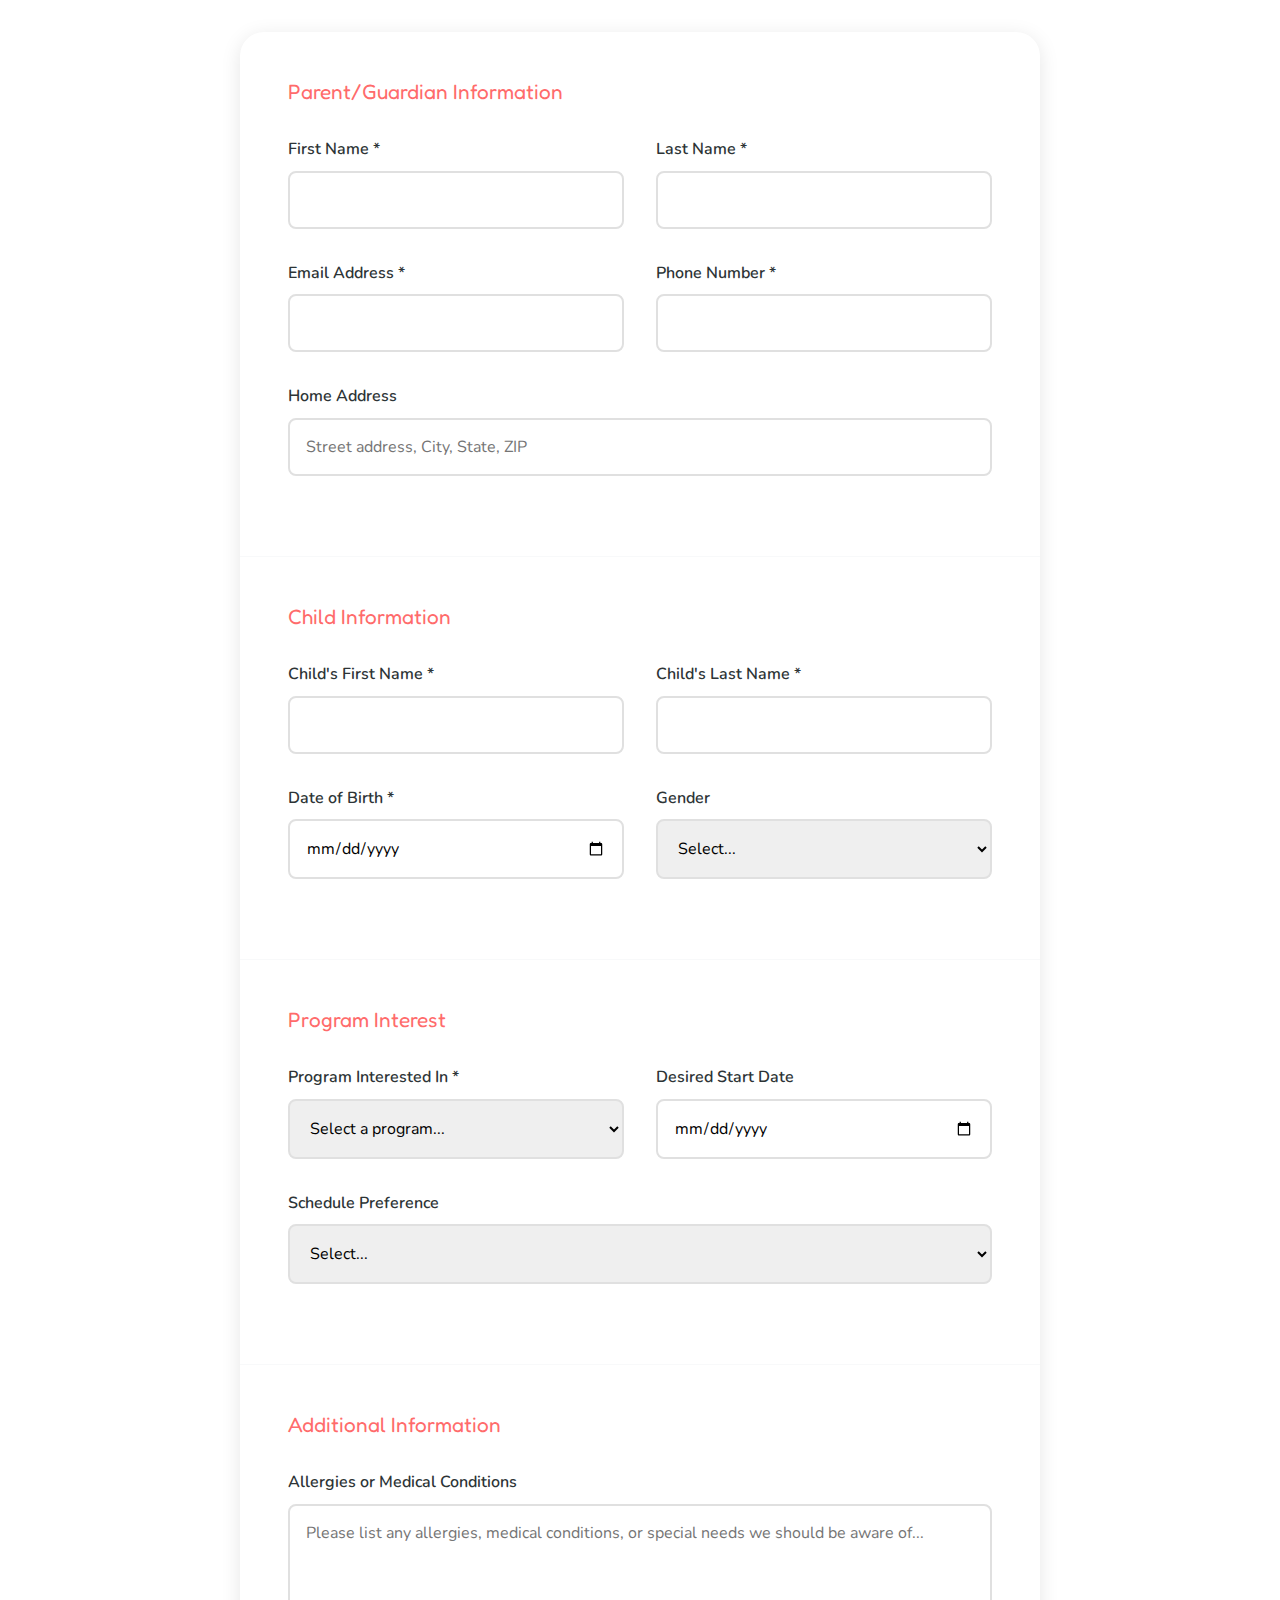
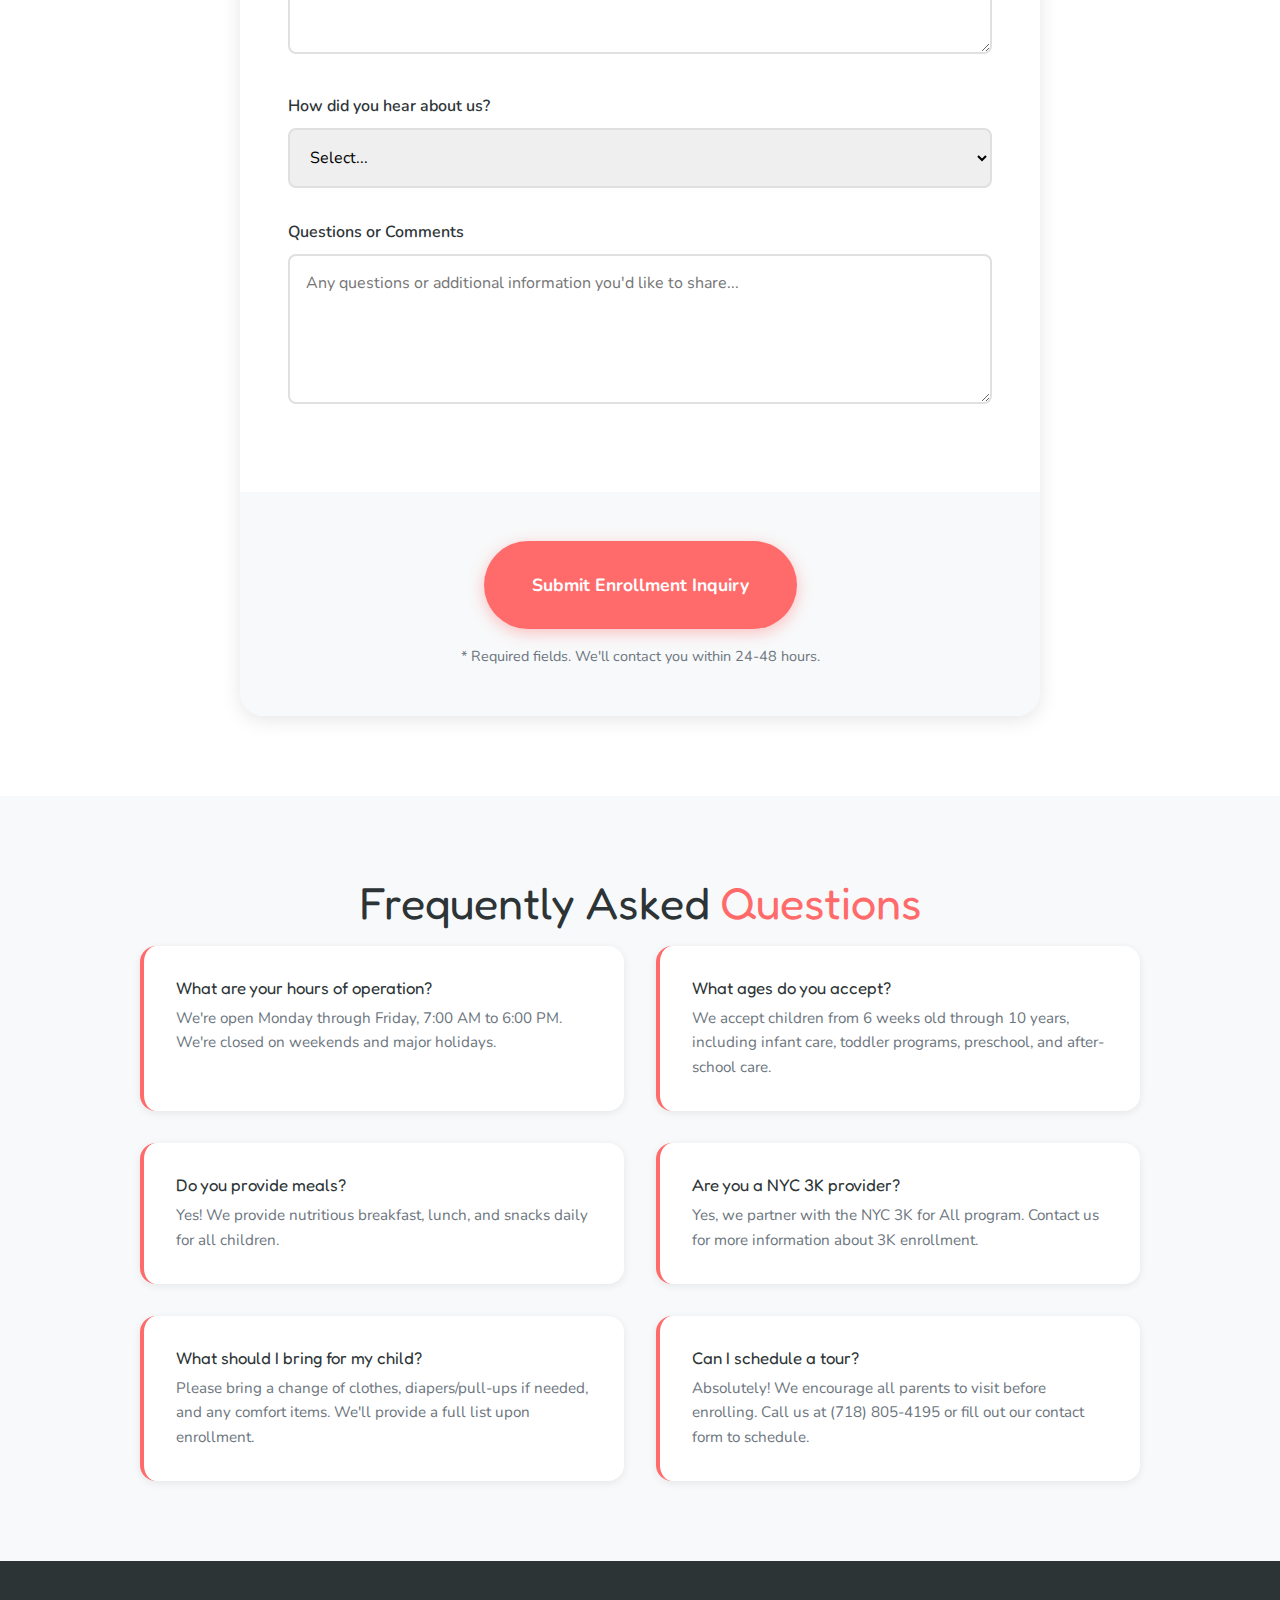
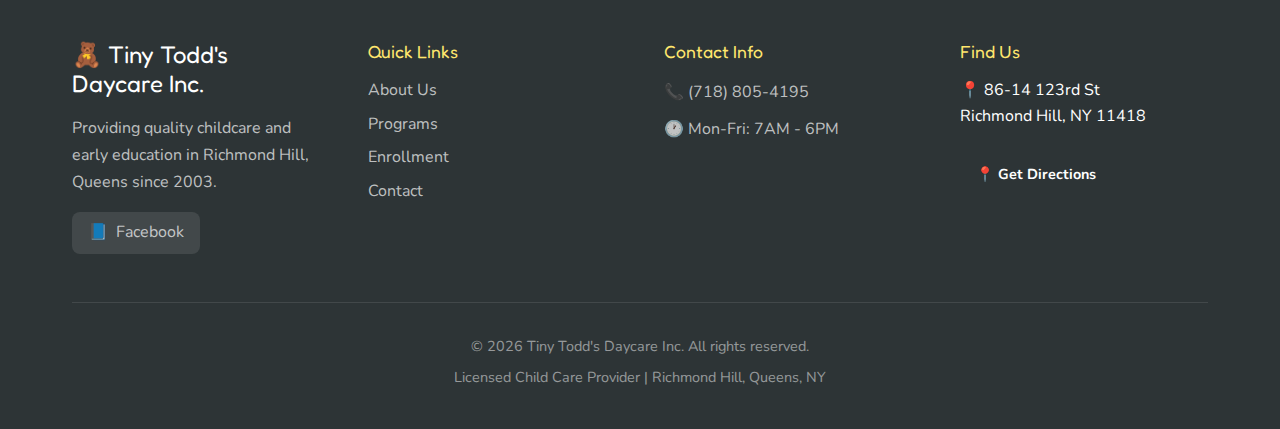
<file: pages/enrollment.html>
<!DOCTYPE html>
<html lang="en">
<head>
    <meta charset="UTF-8">
    <meta name="viewport" content="width=device-width, initial-scale=1.0">
    <meta name="description" content="Enroll your child at Tiny Todd's Daycare in Richmond Hill, NY. Start the enrollment process for infant care, toddler programs, preschool, or after-school care.">
    <title>Enrollment | Tiny Todd's Daycare Inc</title>
    <link rel="preconnect" href="https://fonts.googleapis.com">
    <link rel="preconnect" href="https://fonts.gstatic.com" crossorigin>
    <link href="https://fonts.googleapis.com/css2?family=Fredoka+One&family=Nunito:wght@400;600;700;800&display=swap" rel="stylesheet">
    <link rel="stylesheet" href="../css/styles.css">
</head>
<body>
    <!-- Navigation -->
    <nav class="navbar">
        <div class="nav-container">
            <a href="../index.html" class="logo">
                <span class="logo-icon">🧸</span>
                <span class="logo-text">TTD</span>
            </a>
            <button class="nav-toggle" aria-label="Toggle navigation">
                <span class="hamburger"></span>
            </button>
            <ul class="nav-menu">
                <li><a href="../index.html" class="nav-link">Home</a></li>
                <li><a href="about.html" class="nav-link">About Us</a></li>
                <li><a href="programs.html" class="nav-link">Programs</a></li>
                <li><a href="gallery.html" class="nav-link">Gallery</a></li>
                <li><a href="testimonials.html" class="nav-link">Testimonials</a></li>
                <li><a href="enrollment.html" class="nav-link active">Enrollment</a></li>
                <li><a href="contact.html" class="nav-link btn-nav">Contact Us</a></li>
            </ul>
        </div>
    </nav>

    <!-- Page Header -->
    <header class="page-header">
        <h1>Start <span class="highlight">Enrollment</span></h1>
        <p>Join the Tiny Todd's family today!</p>
    </header>

    <!-- Enrollment Info -->
    <section class="enrollment-info">
        <div class="container">
            <div class="info-grid">
                <div class="enrollment-intro">
                    <h2>How to <span class="highlight">Enroll</span></h2>
                    <p>We're excited that you're considering Tiny Todd's Daycare for your child! Since 2003, we've been helping families in Richmond Hill with quality childcare, and we'd love to welcome your family to ours.</p>

                    <div class="enrollment-steps">
                        <div class="step">
                            <span class="step-number">1</span>
                            <div>
                                <h4>Submit Inquiry</h4>
                                <p>Fill out the form below with your child's information</p>
                            </div>
                        </div>
                        <div class="step">
                            <span class="step-number">2</span>
                            <div>
                                <h4>Schedule a Tour</h4>
                                <p>We'll contact you to schedule a visit to our facility</p>
                            </div>
                        </div>
                        <div class="step">
                            <span class="step-number">3</span>
                            <div>
                                <h4>Meet & Greet</h4>
                                <p>Meet Mrs. Naeema and see our programs in action</p>
                            </div>
                        </div>
                        <div class="step">
                            <span class="step-number">4</span>
                            <div>
                                <h4>Complete Enrollment</h4>
                                <p>Finalize paperwork and welcome to the family!</p>
                            </div>
                        </div>
                    </div>
                </div>

                <div class="program-options">
                    <h3>Our Programs</h3>
                    <div class="option-cards">
                        <div class="option-card">
                            <span>👶</span>
                            <h4>Infant Care</h4>
                            <p>6 weeks - 12 months</p>
                        </div>
                        <div class="option-card">
                            <span>🧒</span>
                            <h4>Toddler</h4>
                            <p>1 - 2 years</p>
                        </div>
                        <div class="option-card">
                            <span>🎨</span>
                            <h4>Preschool</h4>
                            <p>3 - 4 years</p>
                        </div>
                        <div class="option-card">
                            <span>📚</span>
                            <h4>After School</h4>
                            <p>5 - 10 years</p>
                        </div>
                    </div>
                </div>
            </div>
        </div>
    </section>

    <!-- NYC 3K Info -->
    <section class="threek-info">
        <div class="container">
            <div class="threek-box">
                <div class="threek-content">
                    <span class="threek-badge">🏫 NYC 3K Partner</span>
                    <h3>Looking for NYC 3K?</h3>
                    <p>We partner with the NYC 3K for All program! For 3K enrollment, the process goes through the NYC Department of Education. Contact us and we'll connect you with our 3K coordinator for more information.</p>
                    <a href="contact.html" class="btn btn-secondary">Contact Us About 3K</a>
                </div>
            </div>
        </div>
    </section>

    <!-- Enrollment Form -->
    <section class="enrollment-form-section">
        <div class="container">
            <div class="form-container">
                <h2 class="section-title">Enrollment <span class="highlight">Inquiry Form</span></h2>
                <p class="section-subtitle">Fill out the form below and we'll be in touch within 24-48 hours</p>

                <form id="enrollment-form" class="enrollment-form">
                    <!-- Parent/Guardian Information -->
                    <div class="form-section">
                        <h3>Parent/Guardian Information</h3>

                        <div class="form-row">
                            <div class="form-group">
                                <label for="parent-first">First Name *</label>
                                <input type="text" id="parent-first" name="parent_first" required>
                            </div>
                            <div class="form-group">
                                <label for="parent-last">Last Name *</label>
                                <input type="text" id="parent-last" name="parent_last" required>
                            </div>
                        </div>

                        <div class="form-row">
                            <div class="form-group">
                                <label for="email">Email Address *</label>
                                <input type="email" id="email" name="email" required>
                            </div>
                            <div class="form-group">
                                <label for="phone">Phone Number *</label>
                                <input type="tel" id="phone" name="phone" required oninput="formatPhoneNumber(this)">
                            </div>
                        </div>

                        <div class="form-group">
                            <label for="address">Home Address</label>
                            <input type="text" id="address" name="address" placeholder="Street address, City, State, ZIP">
                        </div>
                    </div>

                    <!-- Child Information -->
                    <div class="form-section">
                        <h3>Child Information</h3>

                        <div class="form-row">
                            <div class="form-group">
                                <label for="child-first">Child's First Name *</label>
                                <input type="text" id="child-first" name="child_first" required>
                            </div>
                            <div class="form-group">
                                <label for="child-last">Child's Last Name *</label>
                                <input type="text" id="child-last" name="child_last" required>
                            </div>
                        </div>

                        <div class="form-row">
                            <div class="form-group">
                                <label for="child-dob">Date of Birth *</label>
                                <input type="date" id="child-dob" name="child_dob" required>
                            </div>
                            <div class="form-group">
                                <label for="child-gender">Gender</label>
                                <select id="child-gender" name="child_gender">
                                    <option value="">Select...</option>
                                    <option value="male">Male</option>
                                    <option value="female">Female</option>
                                    <option value="other">Other/Prefer not to say</option>
                                </select>
                            </div>
                        </div>
                    </div>

                    <!-- Program Interest -->
                    <div class="form-section">
                        <h3>Program Interest</h3>

                        <div class="form-row">
                            <div class="form-group">
                                <label for="program">Program Interested In *</label>
                                <select id="program" name="program" required>
                                    <option value="">Select a program...</option>
                                    <option value="infant">Infant Care (6 weeks - 12 months)</option>
                                    <option value="toddler">Toddler Program (1 - 2 years)</option>
                                    <option value="preschool">Preschool (3 - 4 years)</option>
                                    <option value="afterschool">After School (5 - 10 years)</option>
                                </select>
                            </div>
                            <div class="form-group">
                                <label for="start-date">Desired Start Date</label>
                                <input type="date" id="start-date" name="start_date">
                            </div>
                        </div>

                        <div class="form-group">
                            <label for="schedule">Schedule Preference</label>
                            <select id="schedule" name="schedule">
                                <option value="">Select...</option>
                                <option value="fulltime">Full-Time (5 days/week)</option>
                                <option value="flexible">Flexible / Discuss Options</option>
                            </select>
                        </div>
                    </div>

                    <!-- Additional Information -->
                    <div class="form-section">
                        <h3>Additional Information</h3>

                        <div class="form-group">
                            <label for="allergies">Allergies or Medical Conditions</label>
                            <textarea id="allergies" name="allergies" rows="3" placeholder="Please list any allergies, medical conditions, or special needs we should be aware of..."></textarea>
                        </div>

                        <div class="form-group">
                            <label for="how-heard">How did you hear about us?</label>
                            <select id="how-heard" name="how_heard">
                                <option value="">Select...</option>
                                <option value="internet">Internet Search</option>
                                <option value="referral">Friend/Family Referral</option>
                                <option value="facebook">Facebook</option>
                                <option value="walked-by">Walked/Drove By</option>
                                <option value="other">Other</option>
                            </select>
                        </div>

                        <div class="form-group">
                            <label for="questions">Questions or Comments</label>
                            <textarea id="questions" name="questions" rows="4" placeholder="Any questions or additional information you'd like to share..."></textarea>
                        </div>
                    </div>

                    <div class="form-submit">
                        <button type="submit" class="btn btn-primary btn-large">Submit Enrollment Inquiry</button>
                        <p class="form-note">* Required fields. We'll contact you within 24-48 hours.</p>
                    </div>
                </form>
            </div>
        </div>
    </section>

    <!-- FAQ Section -->
    <section class="faq-section">
        <div class="container">
            <h2 class="section-title">Frequently Asked <span class="highlight">Questions</span></h2>

            <div class="faq-grid">
                <div class="faq-item">
                    <h4>What are your hours of operation?</h4>
                    <p>We're open Monday through Friday, 7:00 AM to 6:00 PM. We're closed on weekends and major holidays.</p>
                </div>

                <div class="faq-item">
                    <h4>What ages do you accept?</h4>
                    <p>We accept children from 6 weeks old through 10 years, including infant care, toddler programs, preschool, and after-school care.</p>
                </div>

                <div class="faq-item">
                    <h4>Do you provide meals?</h4>
                    <p>Yes! We provide nutritious breakfast, lunch, and snacks daily for all children.</p>
                </div>

                <div class="faq-item">
                    <h4>Are you a NYC 3K provider?</h4>
                    <p>Yes, we partner with the NYC 3K for All program. Contact us for more information about 3K enrollment.</p>
                </div>

                <div class="faq-item">
                    <h4>What should I bring for my child?</h4>
                    <p>Please bring a change of clothes, diapers/pull-ups if needed, and any comfort items. We'll provide a full list upon enrollment.</p>
                </div>

                <div class="faq-item">
                    <h4>Can I schedule a tour?</h4>
                    <p>Absolutely! We encourage all parents to visit before enrolling. Call us at (718) 805-4195 or fill out our contact form to schedule.</p>
                </div>
            </div>
        </div>
    </section>

    <!-- Footer -->
    <footer class="footer">
        <div class="container">
            <div class="footer-grid">
                <div class="footer-section">
                    <h3>🧸 Tiny Todd's Daycare Inc.</h3>
                    <p>Providing quality childcare and early education in Richmond Hill, Queens since 2003.</p>
                    <div class="social-links">
                        <a href="https://www.facebook.com/p/Tiny-Todds-Daycare-100054476679217/" target="_blank" rel="noopener noreferrer" aria-label="Facebook">
                            <span class="social-icon">📘</span> Facebook
                        </a>
                    </div>
                </div>
                <div class="footer-section">
                    <h4>Quick Links</h4>
                    <ul>
                        <li><a href="about.html">About Us</a></li>
                        <li><a href="programs.html">Programs</a></li>
                        <li><a href="enrollment.html">Enrollment</a></li>
                        <li><a href="contact.html">Contact</a></li>
                    </ul>
                </div>
                <div class="footer-section">
                    <h4>Contact Info</h4>
                    <ul class="contact-info">
                        <li>📞 <a href="tel:7188054195">(718) 805-4195</a></li>
                        <li>🕐 Mon-Fri: 7AM - 6PM</li>
                    </ul>
                </div>
                <div class="footer-section">
                    <h4>Find Us</h4>
                    <a href="https://www.google.com/maps/place/Tiny+Todd's+Daycare+Inc/@40.7017673,-73.8279797,17z" target="_blank" rel="noopener noreferrer">📍 86-14 123rd St<br>Richmond Hill, NY 11418</a>
                    <br><br>
                    <a href="https://www.google.com/maps/place/Tiny+Todd's+Daycare+Inc/@40.7017673,-73.8279797,17z" target="_blank" rel="noopener noreferrer" class="btn btn-small">
                        📍 Get Directions
                    </a>
                </div>
            </div>
            <div class="footer-bottom">
                <p>&copy; 2026 Tiny Todd's Daycare Inc. All rights reserved.</p>
                <p>Licensed Child Care Provider | Richmond Hill, Queens, NY</p>
            </div>
        </div>
    </footer>

    <script src="../js/main.js"></script>

    <style>
        /* Enrollment Page Specific Styles */
        .enrollment-info {
            padding: var(--spacing-xl) 0;
        }

        .info-grid {
            display: grid;
            grid-template-columns: 1.5fr 1fr;
            gap: var(--spacing-lg);
            align-items: start;
        }

        .enrollment-intro h2 {
            font-size: 2rem;
            margin-bottom: var(--spacing-md);
        }

        .enrollment-intro > p {
            color: var(--gray);
            font-size: 1.1rem;
            line-height: 1.8;
            margin-bottom: var(--spacing-lg);
        }

        .enrollment-steps {
            display: flex;
            flex-direction: column;
            gap: var(--spacing-md);
        }

        .step {
            display: flex;
            align-items: flex-start;
            gap: var(--spacing-md);
        }

        .step-number {
            display: flex;
            align-items: center;
            justify-content: center;
            width: 50px;
            height: 50px;
            background: var(--primary);
            color: var(--white);
            border-radius: 50%;
            font-family: var(--font-display);
            font-size: 1.5rem;
            flex-shrink: 0;
        }

        .step h4 {
            color: var(--dark);
            margin-bottom: 4px;
        }

        .step p {
            color: var(--gray);
            font-size: 0.95rem;
        }

        .program-options {
            background: var(--light-gray);
            padding: var(--spacing-md);
            border-radius: var(--radius-lg);
        }

        .program-options h3 {
            text-align: center;
            margin-bottom: var(--spacing-md);
            color: var(--dark);
        }

        .option-cards {
            display: grid;
            grid-template-columns: 1fr 1fr;
            gap: var(--spacing-sm);
        }

        .option-card {
            background: var(--white);
            padding: var(--spacing-sm);
            border-radius: var(--radius-md);
            text-align: center;
            transition: var(--transition);
        }

        .option-card:hover {
            transform: translateY(-3px);
            box-shadow: var(--shadow-sm);
        }

        .option-card span {
            font-size: 2rem;
        }

        .option-card h4 {
            font-size: 0.95rem;
            color: var(--dark);
            margin: var(--spacing-xs) 0 2px;
        }

        .option-card p {
            font-size: 0.8rem;
            color: var(--gray);
        }

        .threek-info {
            background: var(--light-gray);
            padding: var(--spacing-lg) 0;
        }

        .threek-box {
            background: linear-gradient(135deg, var(--secondary), var(--blue));
            padding: var(--spacing-lg);
            border-radius: var(--radius-lg);
            color: var(--white);
        }

        .threek-content {
            max-width: 700px;
            margin: 0 auto;
            text-align: center;
        }

        .threek-badge {
            display: inline-block;
            background: rgba(255,255,255,0.2);
            padding: 6px 16px;
            border-radius: var(--radius-full);
            font-weight: 600;
            margin-bottom: var(--spacing-sm);
        }

        .threek-content h3 {
            font-size: 1.8rem;
            margin-bottom: var(--spacing-sm);
        }

        .threek-content p {
            margin-bottom: var(--spacing-md);
            opacity: 0.95;
            line-height: 1.7;
        }

        .enrollment-form-section {
            padding: var(--spacing-xl) 0;
        }

        .form-container {
            max-width: 800px;
            margin: 0 auto;
        }

        .enrollment-form {
            background: var(--white);
            border-radius: var(--radius-lg);
            box-shadow: var(--shadow-md);
            overflow: hidden;
        }

        .form-section {
            padding: var(--spacing-lg);
            border-bottom: 1px solid var(--light-gray);
        }

        .form-section:last-of-type {
            border-bottom: none;
        }

        .form-section h3 {
            color: var(--primary);
            margin-bottom: var(--spacing-md);
            font-size: 1.3rem;
        }

        .form-submit {
            padding: var(--spacing-lg);
            background: var(--light-gray);
            text-align: center;
        }

        .btn-large {
            padding: var(--spacing-md) var(--spacing-lg);
            font-size: 1.1rem;
        }

        .form-note {
            margin-top: var(--spacing-sm);
            color: var(--gray);
            font-size: 0.9rem;
        }

        @media (max-width: 768px) {
            .info-grid {
                grid-template-columns: 1fr;
            }

            .option-cards {
                grid-template-columns: 1fr;
            }

            .form-row {
                grid-template-columns: 1fr;
            }
        }
    </style>
</body>
</html>
</file>
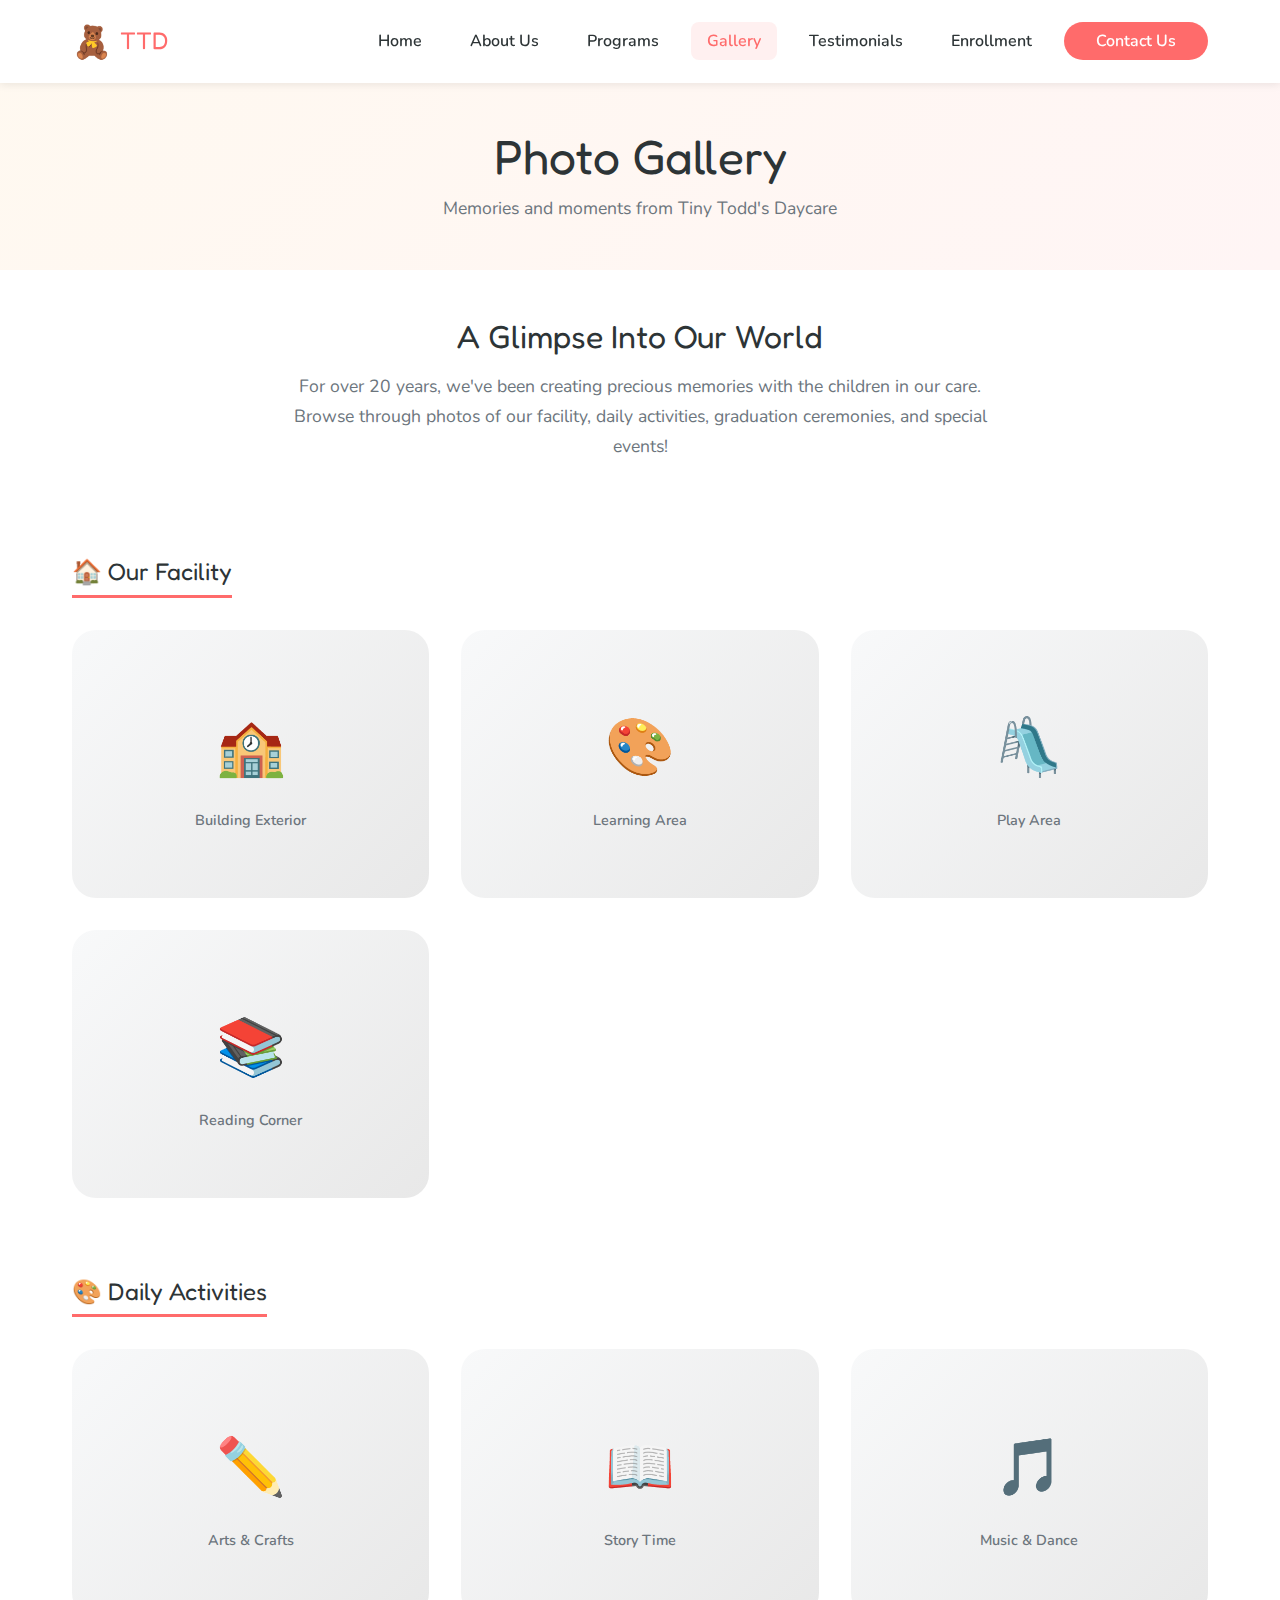
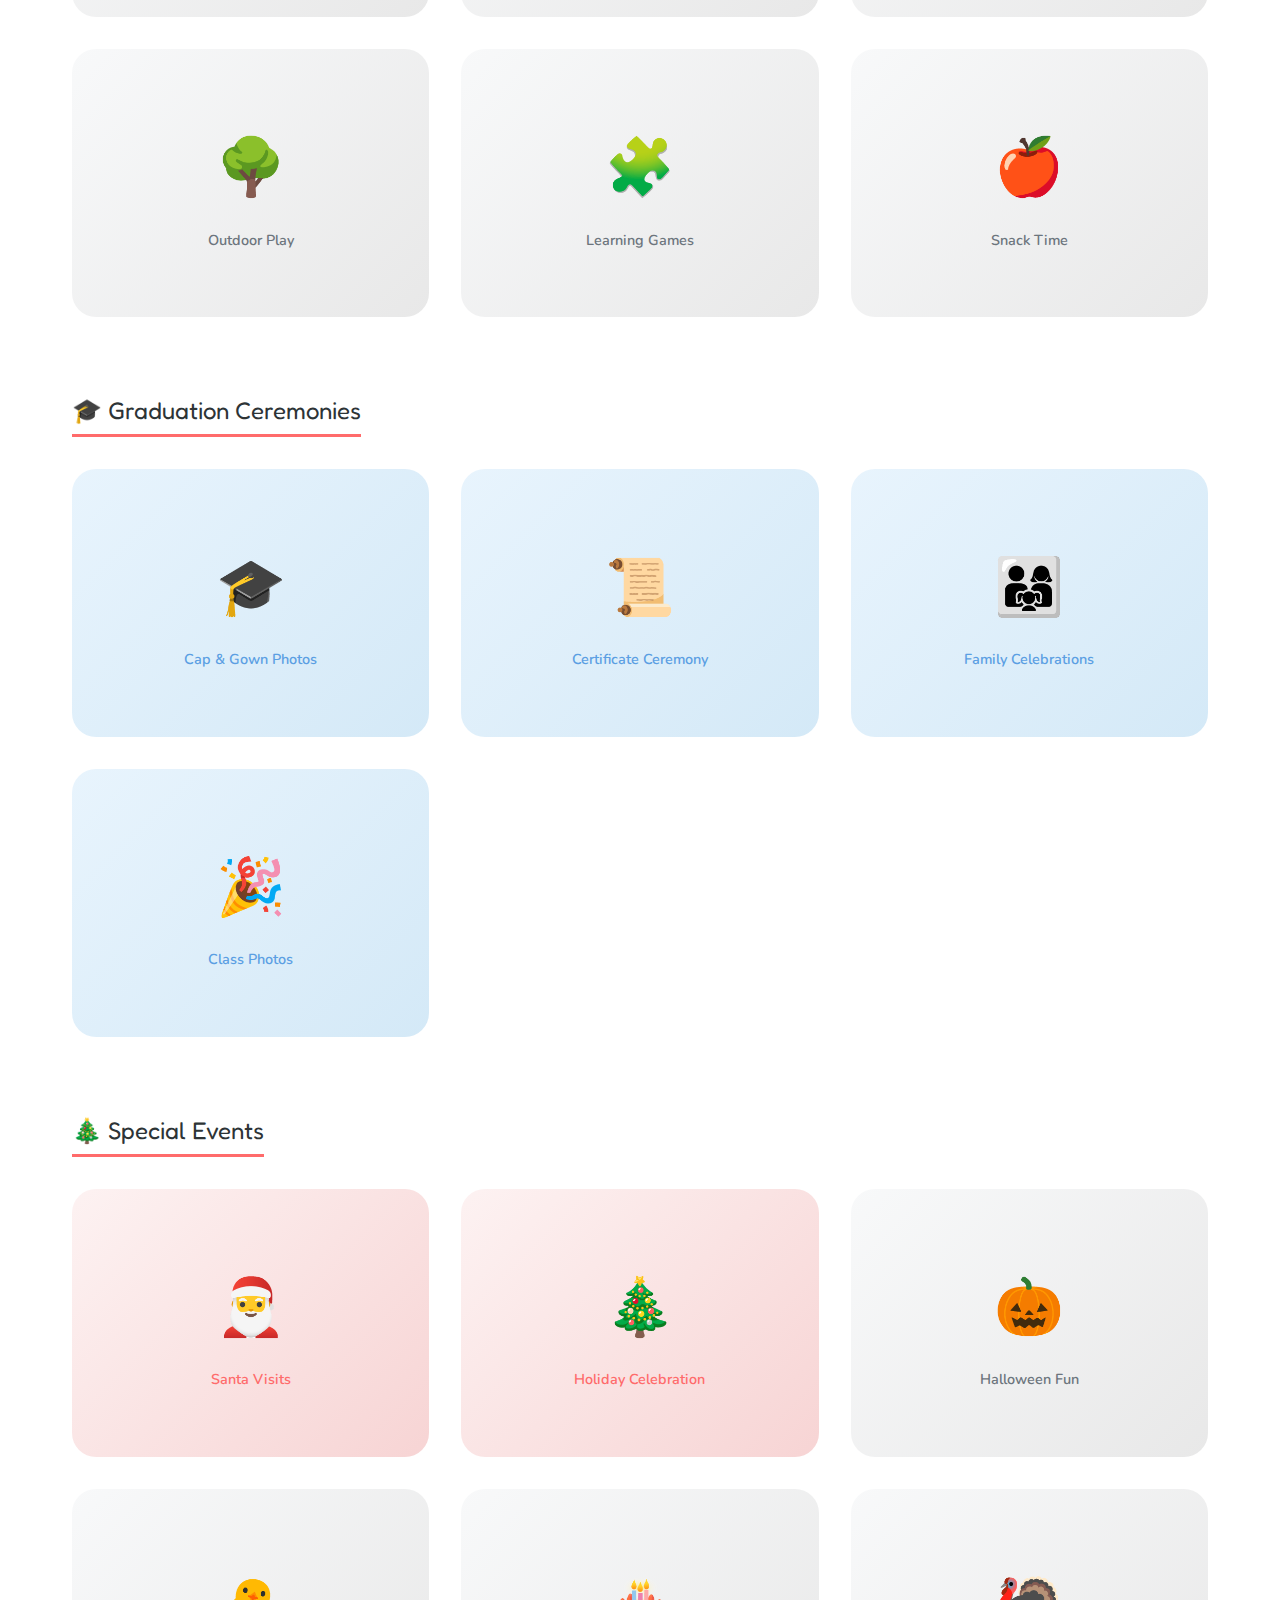
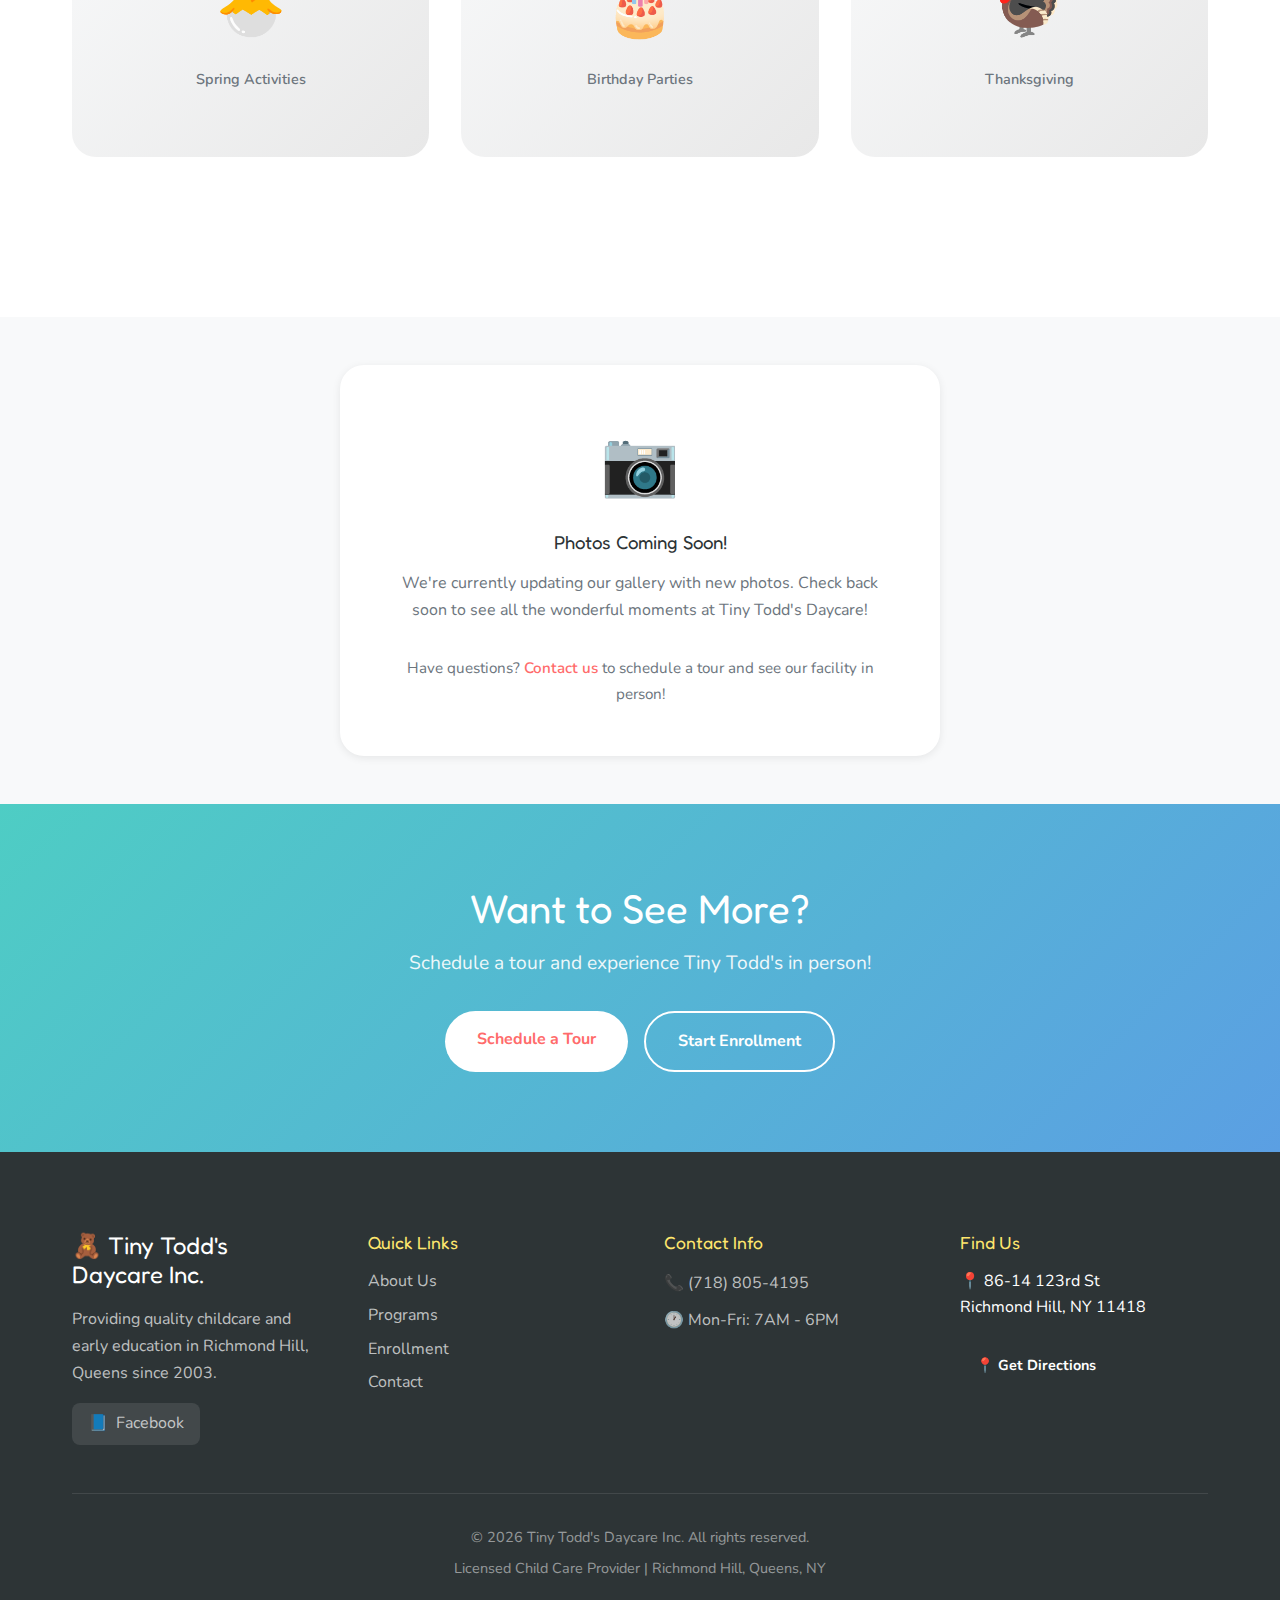
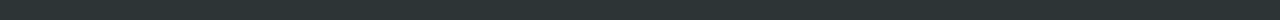
<file: pages/gallery.html>
<!DOCTYPE html>
<html lang="en">
<head>
    <meta charset="UTF-8">
    <meta name="viewport" content="width=device-width, initial-scale=1.0">
    <meta name="description" content="Photo gallery of Tiny Todd's Daycare - See our facility, activities, graduations, and special events in Richmond Hill, NY.">
    <title>Photo Gallery | Tiny Todd's Daycare Inc</title>
    <link rel="preconnect" href="https://fonts.googleapis.com">
    <link rel="preconnect" href="https://fonts.gstatic.com" crossorigin>
    <link href="https://fonts.googleapis.com/css2?family=Fredoka+One&family=Nunito:wght@400;600;700;800&display=swap" rel="stylesheet">
    <link rel="stylesheet" href="../css/styles.css">
</head>
<body>
    <!-- Navigation -->
    <nav class="navbar">
        <div class="nav-container">
            <a href="../index.html" class="logo">
                <span class="logo-icon">🧸</span>
                <span class="logo-text">TTD</span>
            </a>
            <button class="nav-toggle" aria-label="Toggle navigation">
                <span class="hamburger"></span>
            </button>
            <ul class="nav-menu">
                <li><a href="../index.html" class="nav-link">Home</a></li>
                <li><a href="about.html" class="nav-link">About Us</a></li>
                <li><a href="programs.html" class="nav-link">Programs</a></li>
                <li><a href="gallery.html" class="nav-link active">Gallery</a></li>
                <li><a href="testimonials.html" class="nav-link">Testimonials</a></li>
                <li><a href="enrollment.html" class="nav-link">Enrollment</a></li>
                <li><a href="contact.html" class="nav-link btn-nav">Contact Us</a></li>
            </ul>
        </div>
    </nav>

    <!-- Page Header -->
    <header class="page-header">
        <h1>Photo <span class="highlight">Gallery</span></h1>
        <p>Memories and moments from Tiny Todd's Daycare</p>
    </header>

    <!-- Gallery Intro -->
    <section class="gallery-intro">
        <div class="container">
            <div class="intro-content">
                <h2>A Glimpse Into Our <span class="highlight">World</span></h2>
                <p>For over 20 years, we've been creating precious memories with the children in our care. Browse through photos of our facility, daily activities, graduation ceremonies, and special events!</p>
            </div>
        </div>
    </section>

    <!-- Gallery Categories -->
    <section class="gallery-section">
        <div class="container">
            <!-- Our Facility -->
            <div class="gallery-category">
                <h3>🏠 Our Facility</h3>
                <div class="gallery-grid">
                    <div class="gallery-item">
                        <div class="gallery-placeholder">
                            <span>🏫</span>
                            <span>Building Exterior</span>
                        </div>
                    </div>
                    <div class="gallery-item">
                        <div class="gallery-placeholder">
                            <span>🎨</span>
                            <span>Learning Area</span>
                        </div>
                    </div>
                    <div class="gallery-item">
                        <div class="gallery-placeholder">
                            <span>🛝</span>
                            <span>Play Area</span>
                        </div>
                    </div>
                    <div class="gallery-item">
                        <div class="gallery-placeholder">
                            <span>📚</span>
                            <span>Reading Corner</span>
                        </div>
                    </div>
                </div>
            </div>

            <!-- Daily Activities -->
            <div class="gallery-category">
                <h3>🎨 Daily Activities</h3>
                <div class="gallery-grid">
                    <div class="gallery-item">
                        <div class="gallery-placeholder">
                            <span>✏️</span>
                            <span>Arts & Crafts</span>
                        </div>
                    </div>
                    <div class="gallery-item">
                        <div class="gallery-placeholder">
                            <span>📖</span>
                            <span>Story Time</span>
                        </div>
                    </div>
                    <div class="gallery-item">
                        <div class="gallery-placeholder">
                            <span>🎵</span>
                            <span>Music & Dance</span>
                        </div>
                    </div>
                    <div class="gallery-item">
                        <div class="gallery-placeholder">
                            <span>🌳</span>
                            <span>Outdoor Play</span>
                        </div>
                    </div>
                    <div class="gallery-item">
                        <div class="gallery-placeholder">
                            <span>🧩</span>
                            <span>Learning Games</span>
                        </div>
                    </div>
                    <div class="gallery-item">
                        <div class="gallery-placeholder">
                            <span>🍎</span>
                            <span>Snack Time</span>
                        </div>
                    </div>
                </div>
            </div>

            <!-- Graduation -->
            <div class="gallery-category">
                <h3>🎓 Graduation Ceremonies</h3>
                <div class="gallery-grid">
                    <div class="gallery-item">
                        <div class="gallery-placeholder graduation">
                            <span>🎓</span>
                            <span>Cap & Gown Photos</span>
                        </div>
                    </div>
                    <div class="gallery-item">
                        <div class="gallery-placeholder graduation">
                            <span>📜</span>
                            <span>Certificate Ceremony</span>
                        </div>
                    </div>
                    <div class="gallery-item">
                        <div class="gallery-placeholder graduation">
                            <span>👨‍👩‍👧</span>
                            <span>Family Celebrations</span>
                        </div>
                    </div>
                    <div class="gallery-item">
                        <div class="gallery-placeholder graduation">
                            <span>🎉</span>
                            <span>Class Photos</span>
                        </div>
                    </div>
                </div>
            </div>

            <!-- Special Events -->
            <div class="gallery-category">
                <h3>🎄 Special Events</h3>
                <div class="gallery-grid">
                    <div class="gallery-item">
                        <div class="gallery-placeholder christmas">
                            <span>🎅</span>
                            <span>Santa Visits</span>
                        </div>
                    </div>
                    <div class="gallery-item">
                        <div class="gallery-placeholder christmas">
                            <span>🎄</span>
                            <span>Holiday Celebration</span>
                        </div>
                    </div>
                    <div class="gallery-item">
                        <div class="gallery-placeholder">
                            <span>🎃</span>
                            <span>Halloween Fun</span>
                        </div>
                    </div>
                    <div class="gallery-item">
                        <div class="gallery-placeholder">
                            <span>🐣</span>
                            <span>Spring Activities</span>
                        </div>
                    </div>
                    <div class="gallery-item">
                        <div class="gallery-placeholder">
                            <span>🎂</span>
                            <span>Birthday Parties</span>
                        </div>
                    </div>
                    <div class="gallery-item">
                        <div class="gallery-placeholder">
                            <span>🦃</span>
                            <span>Thanksgiving</span>
                        </div>
                    </div>
                </div>
            </div>
        </div>
    </section>

    <!-- Upload Notice -->
    <section class="upload-notice">
        <div class="container">
            <div class="notice-box">
                <span class="notice-icon">📷</span>
                <h3>Photos Coming Soon!</h3>
                <p>We're currently updating our gallery with new photos. Check back soon to see all the wonderful moments at Tiny Todd's Daycare!</p>
                <p class="notice-small">Have questions? <a href="contact.html">Contact us</a> to schedule a tour and see our facility in person!</p>
            </div>
        </div>
    </section>

    <!-- CTA -->
    <section class="cta">
        <div class="container">
            <h2>Want to See More?</h2>
            <p>Schedule a tour and experience Tiny Todd's in person!</p>
            <div class="cta-buttons">
                <a href="contact.html" class="btn btn-white">Schedule a Tour</a>
                <a href="enrollment.html" class="btn btn-outline-white">Start Enrollment</a>
            </div>
        </div>
    </section>

    <!-- Footer -->
    <footer class="footer">
        <div class="container">
            <div class="footer-grid">
                <div class="footer-section">
                    <h3>🧸 Tiny Todd's Daycare Inc.</h3>
                    <p>Providing quality childcare and early education in Richmond Hill, Queens since 2003.</p>
                    <div class="social-links">
                        <a href="https://www.facebook.com/p/Tiny-Todds-Daycare-100054476679217/" target="_blank" rel="noopener noreferrer" aria-label="Facebook">
                            <span class="social-icon">📘</span> Facebook
                        </a>
                    </div>
                </div>
                <div class="footer-section">
                    <h4>Quick Links</h4>
                    <ul>
                        <li><a href="about.html">About Us</a></li>
                        <li><a href="programs.html">Programs</a></li>
                        <li><a href="enrollment.html">Enrollment</a></li>
                        <li><a href="contact.html">Contact</a></li>
                    </ul>
                </div>
                <div class="footer-section">
                    <h4>Contact Info</h4>
                    <ul class="contact-info">
                        <li>📞 <a href="tel:7188054195">(718) 805-4195</a></li>
                        <li>🕐 Mon-Fri: 7AM - 6PM</li>
                    </ul>
                </div>
                <div class="footer-section">
                    <h4>Find Us</h4>
                    <a href="https://www.google.com/maps/place/Tiny+Todd's+Daycare+Inc/@40.7017673,-73.8279797,17z" target="_blank" rel="noopener noreferrer">📍 86-14 123rd St<br>Richmond Hill, NY 11418</a>
                    <br><br>
                    <a href="https://www.google.com/maps/place/Tiny+Todd's+Daycare+Inc/@40.7017673,-73.8279797,17z" target="_blank" rel="noopener noreferrer" class="btn btn-small">
                        📍 Get Directions
                    </a>
                </div>
            </div>
            <div class="footer-bottom">
                <p>&copy; 2026 Tiny Todd's Daycare Inc. All rights reserved.</p>
                <p>Licensed Child Care Provider | Richmond Hill, Queens, NY</p>
            </div>
        </div>
    </footer>

    <script src="../js/main.js"></script>

    <style>
        /* Gallery Page Specific Styles */
        .gallery-intro {
            padding: var(--spacing-lg) 0;
            text-align: center;
        }

        .intro-content {
            max-width: 700px;
            margin: 0 auto;
        }

        .intro-content h2 {
            font-size: 2rem;
            margin-bottom: var(--spacing-sm);
        }

        .intro-content p {
            color: var(--gray);
            font-size: 1.1rem;
            line-height: 1.7;
        }

        .gallery-section {
            padding: var(--spacing-lg) 0 var(--spacing-xl);
        }

        .gallery-category {
            margin-bottom: var(--spacing-xl);
        }

        .gallery-category h3 {
            font-size: 1.5rem;
            color: var(--dark);
            margin-bottom: var(--spacing-md);
            padding-bottom: var(--spacing-xs);
            border-bottom: 3px solid var(--primary);
            display: inline-block;
        }

        .gallery-grid {
            display: grid;
            grid-template-columns: repeat(auto-fill, minmax(280px, 1fr));
            gap: var(--spacing-md);
        }

        .gallery-item {
            aspect-ratio: 4/3;
            border-radius: var(--radius-lg);
            overflow: hidden;
            cursor: pointer;
            transition: var(--transition);
        }

        .gallery-item:hover {
            transform: scale(1.02);
            box-shadow: var(--shadow-lg);
        }

        .gallery-placeholder {
            width: 100%;
            height: 100%;
            background: linear-gradient(135deg, var(--light-gray) 0%, #E8E8E8 100%);
            display: flex;
            flex-direction: column;
            align-items: center;
            justify-content: center;
            gap: var(--spacing-xs);
            color: var(--gray);
            transition: var(--transition);
        }

        .gallery-placeholder span:first-child {
            font-size: 3.5rem;
        }

        .gallery-placeholder span:last-child {
            font-size: 0.9rem;
            font-weight: 600;
        }

        .gallery-placeholder:hover {
            background: linear-gradient(135deg, #F0F0F0 0%, #E0E0E0 100%);
        }

        .gallery-placeholder.graduation {
            background: linear-gradient(135deg, #E8F4FD 0%, #D4E9F7 100%);
            color: var(--blue);
        }

        .gallery-placeholder.christmas {
            background: linear-gradient(135deg, #FDF2F2 0%, #F7D4D4 100%);
            color: var(--primary);
        }

        .upload-notice {
            padding: var(--spacing-lg) 0;
            background: var(--light-gray);
        }

        .notice-box {
            max-width: 600px;
            margin: 0 auto;
            text-align: center;
            background: var(--white);
            padding: var(--spacing-lg);
            border-radius: var(--radius-lg);
            box-shadow: var(--shadow-sm);
        }

        .notice-icon {
            font-size: 4rem;
            display: block;
            margin-bottom: var(--spacing-sm);
        }

        .notice-box h3 {
            color: var(--dark);
            margin-bottom: var(--spacing-sm);
        }

        .notice-box p {
            color: var(--gray);
            line-height: 1.7;
        }

        .notice-small {
            margin-top: var(--spacing-md);
            font-size: 0.95rem;
        }

        .notice-small a {
            color: var(--primary);
            font-weight: 600;
        }

        .notice-small a:hover {
            text-decoration: underline;
        }

        @media (max-width: 768px) {
            .gallery-grid {
                grid-template-columns: repeat(auto-fill, minmax(200px, 1fr));
            }
        }
    </style>
</body>
</html>
</file>
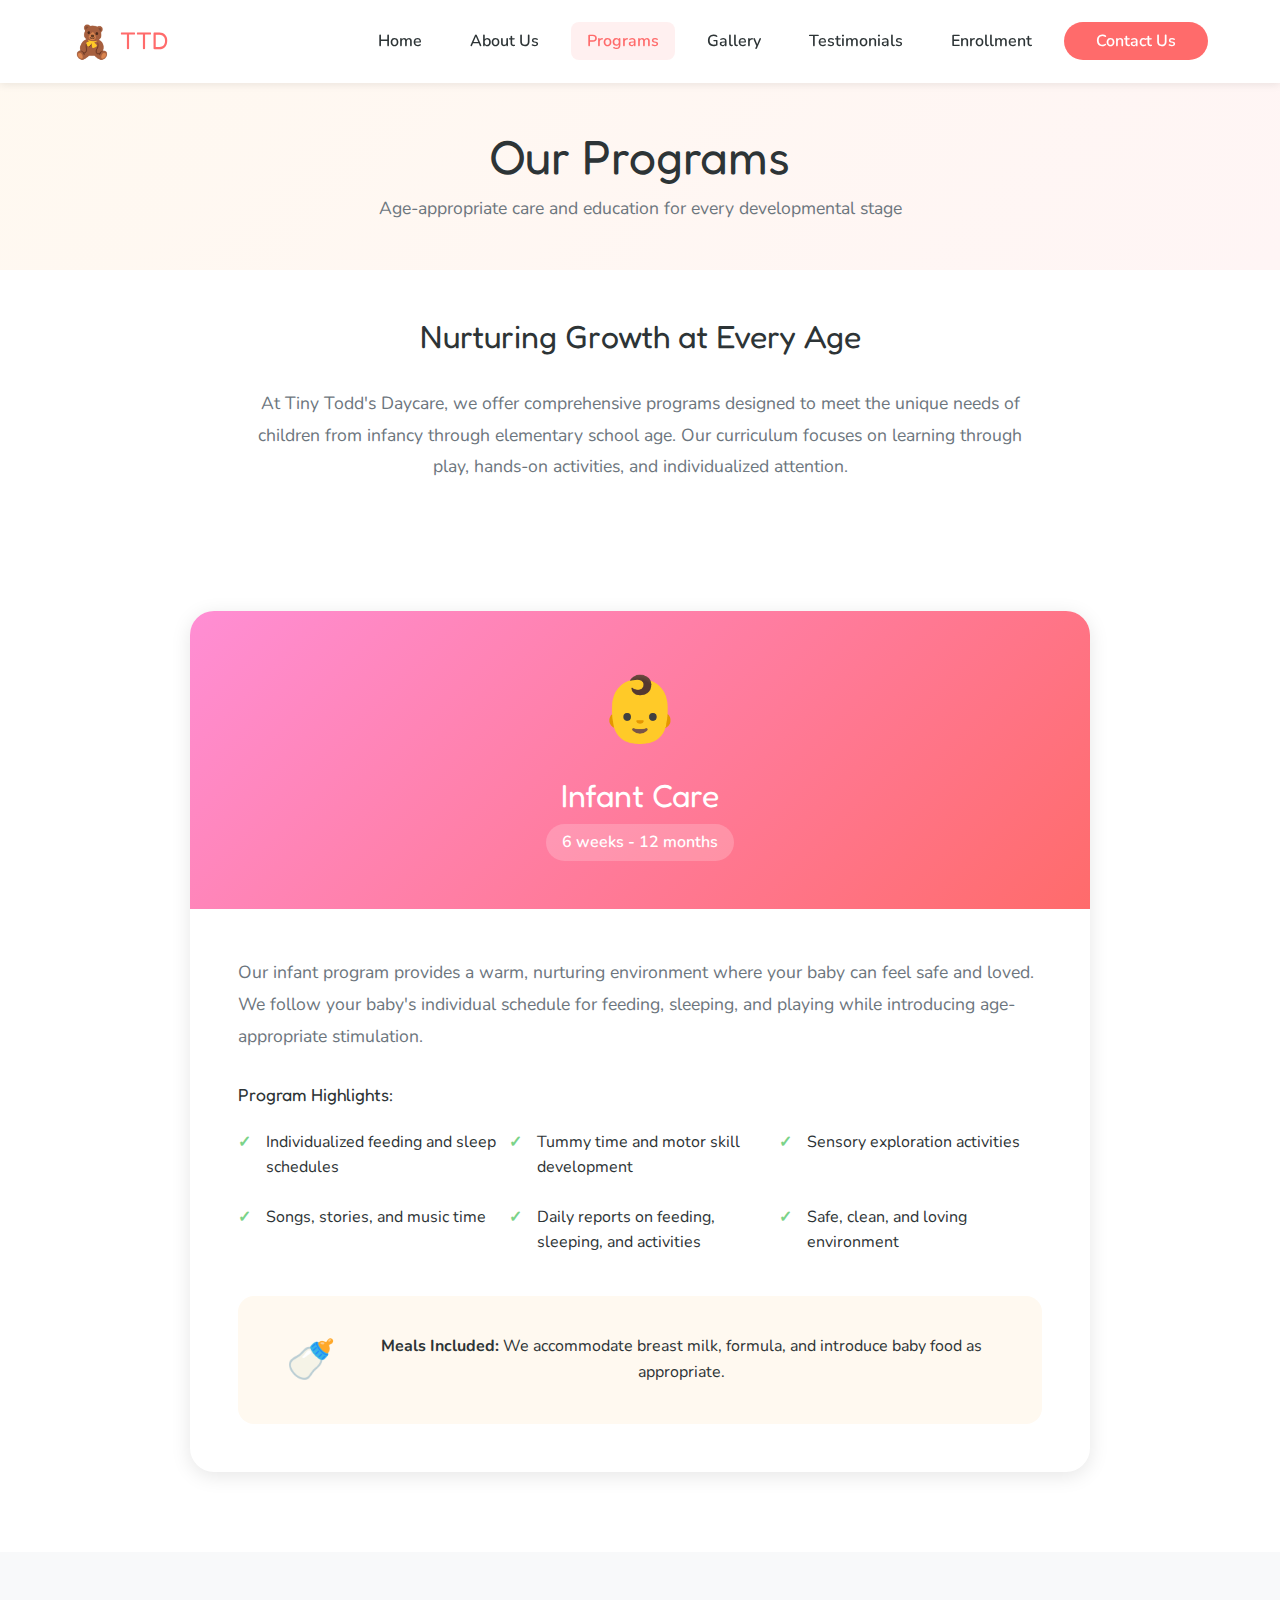
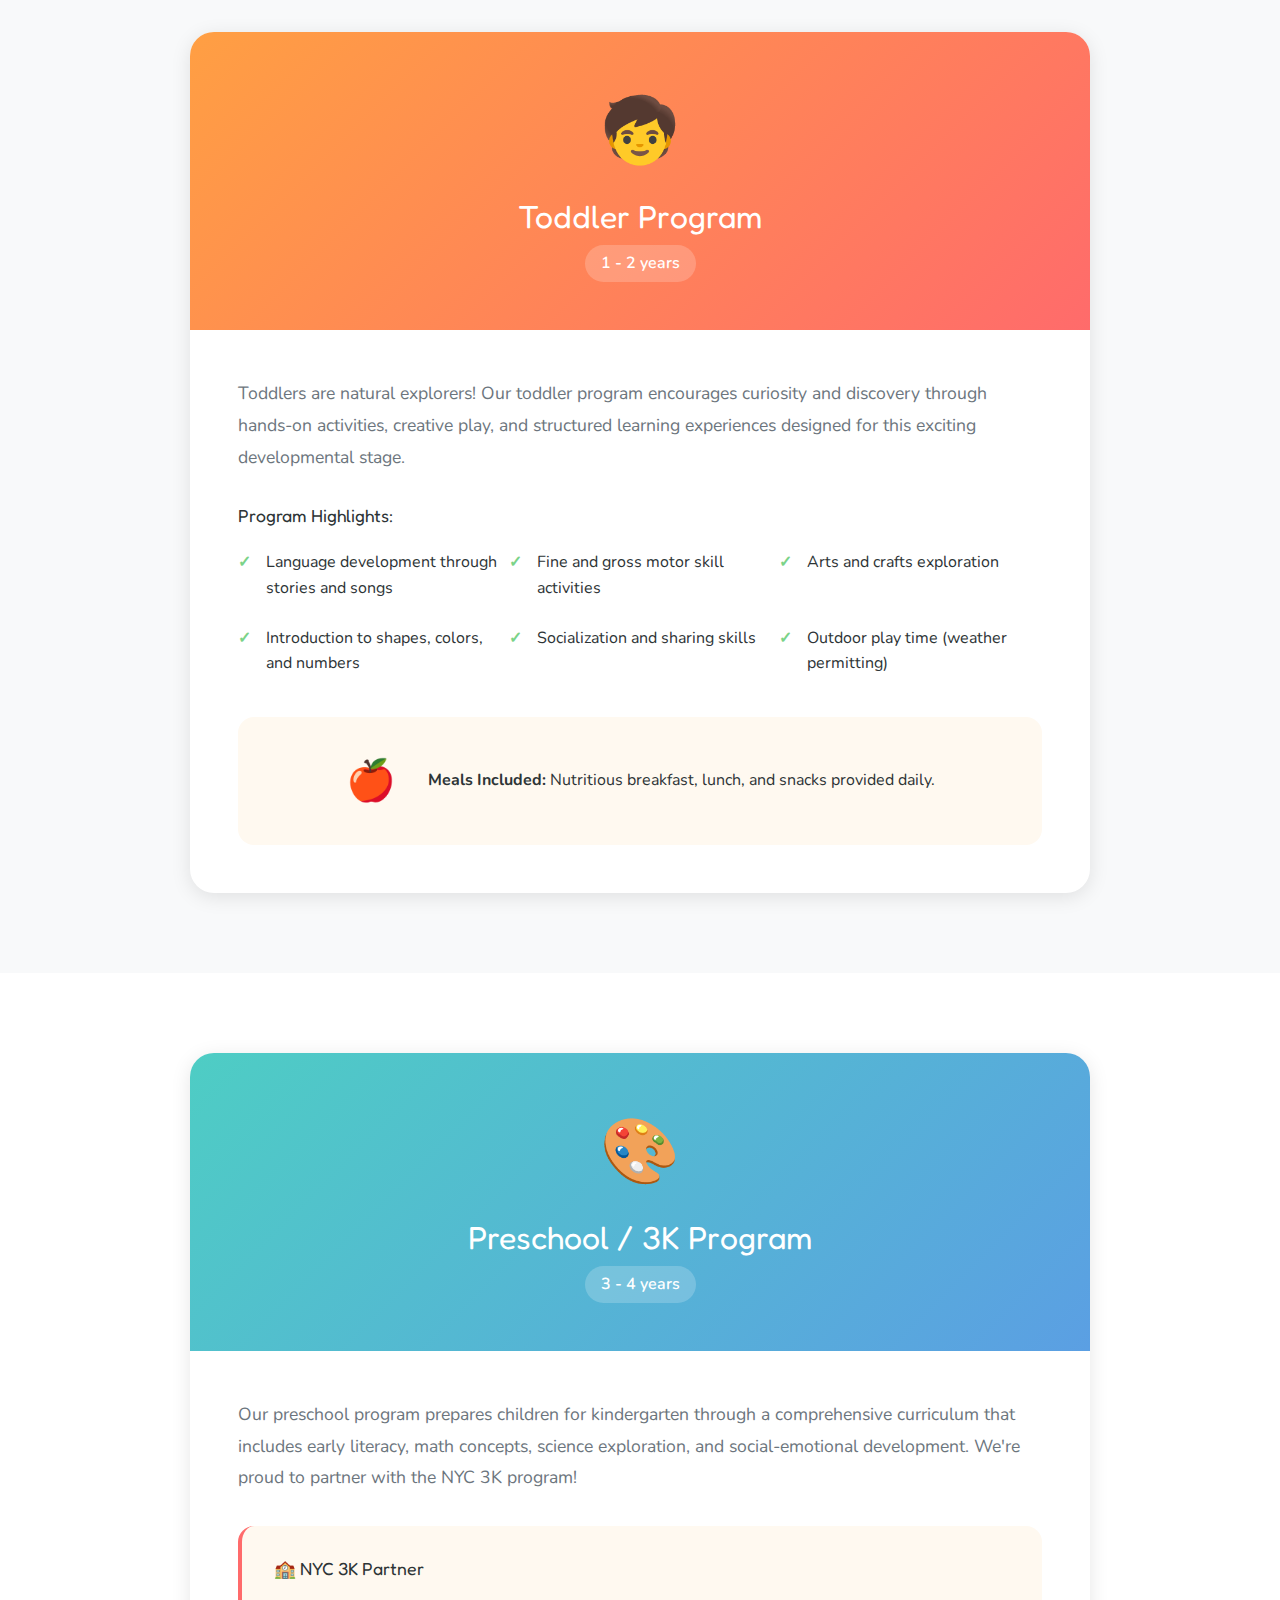
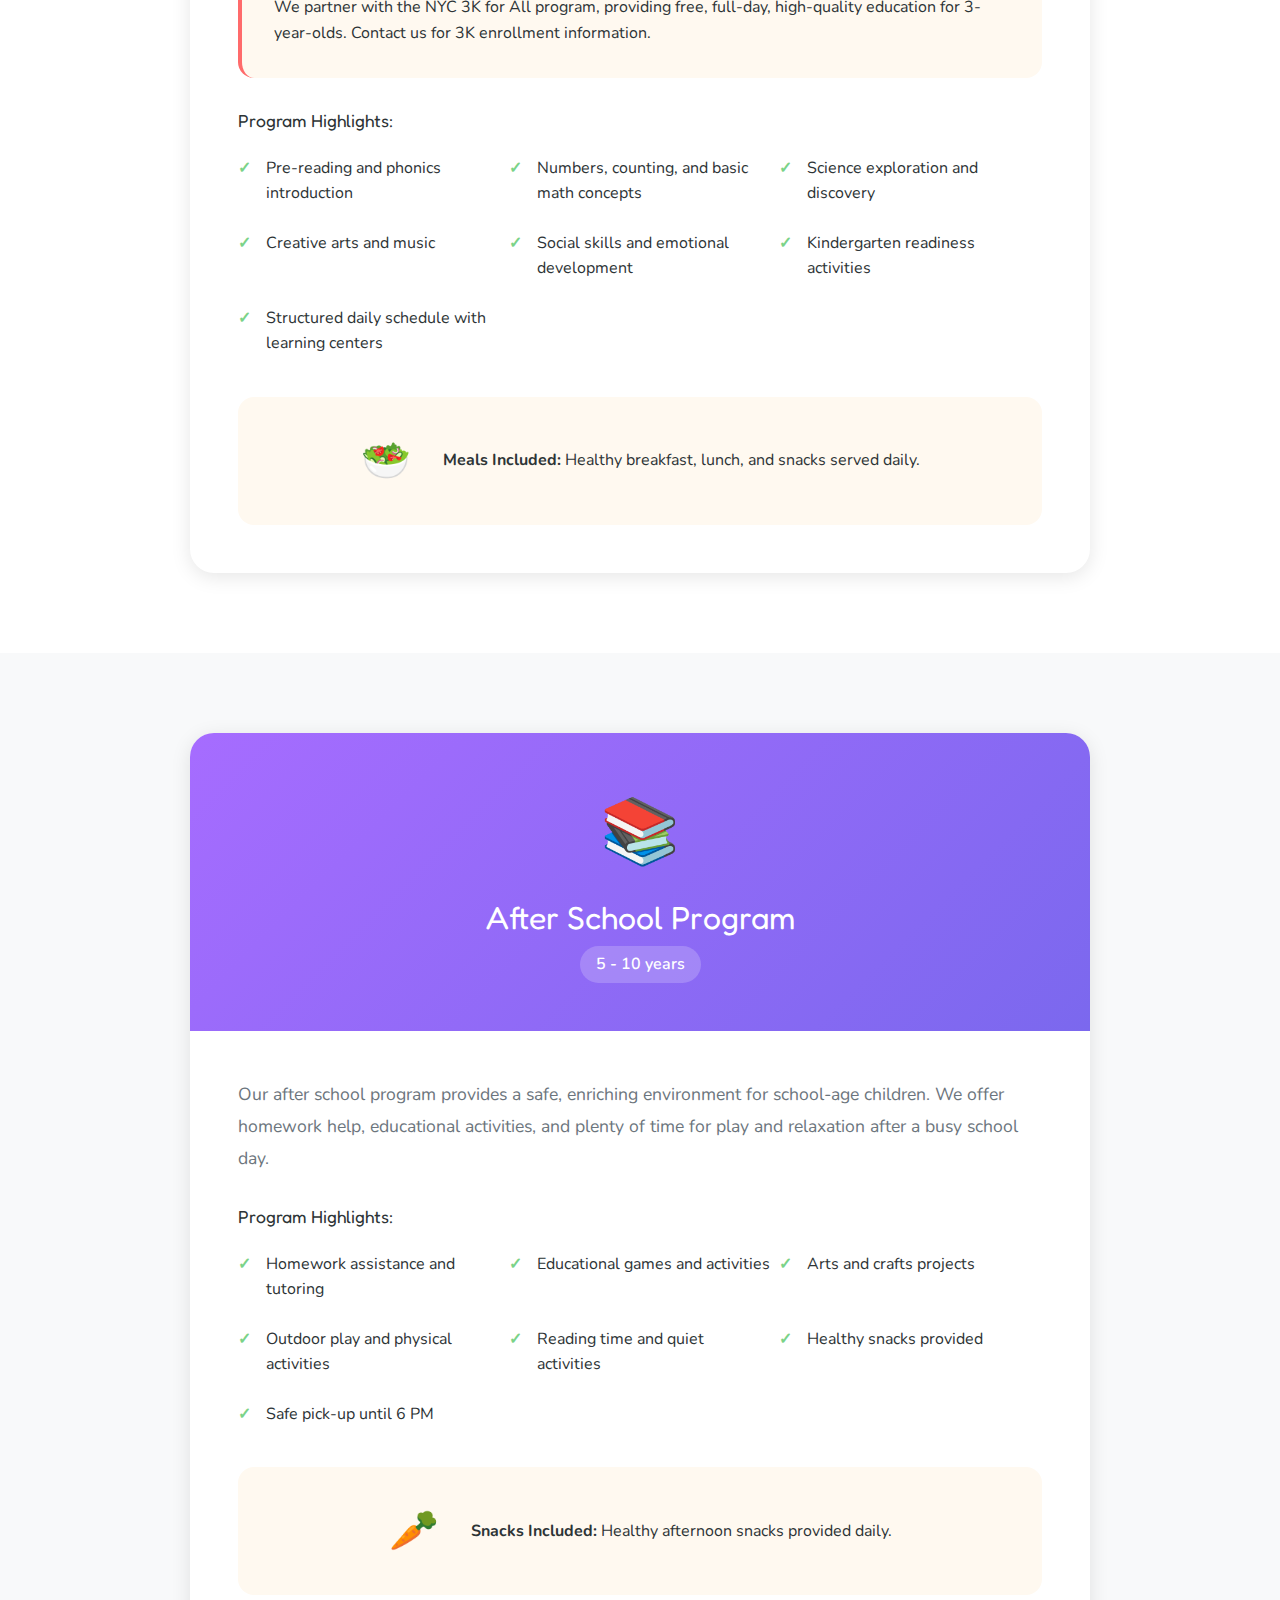
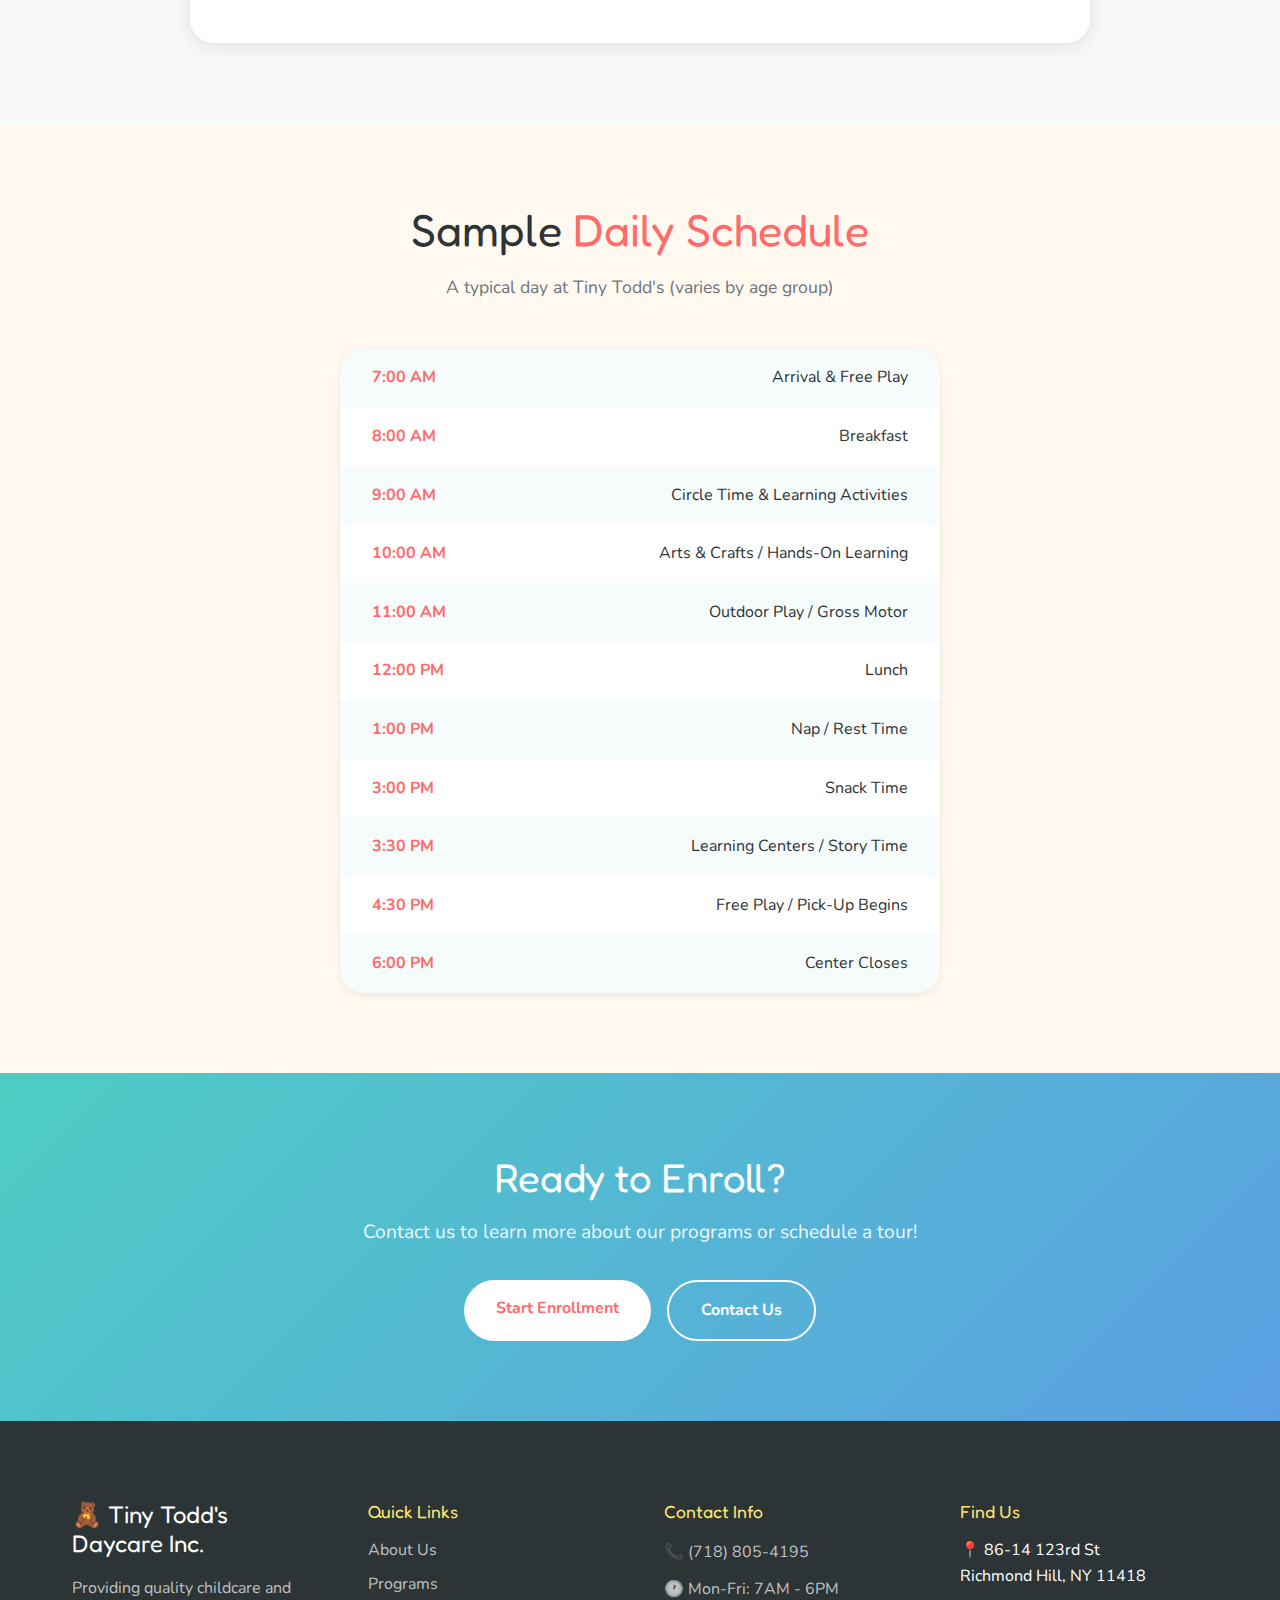
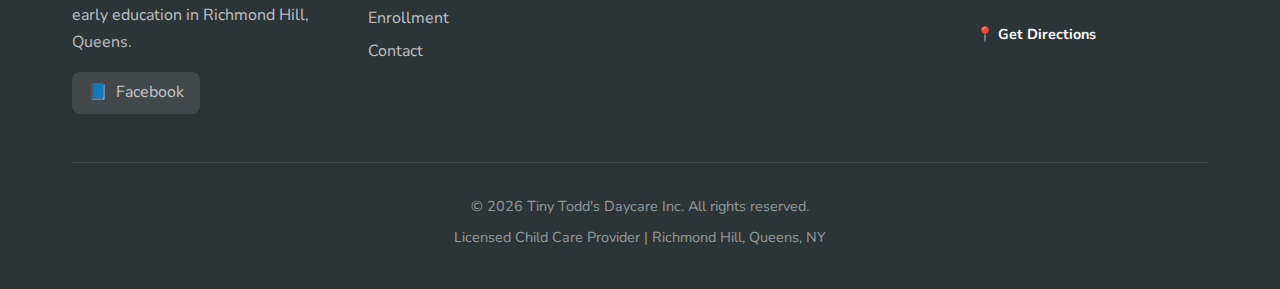
<file: pages/programs.html>
<!DOCTYPE html>
<html lang="en">
<head>
    <meta charset="UTF-8">
    <meta name="viewport" content="width=device-width, initial-scale=1.0">
    <meta name="description" content="Explore Tiny Todd's Daycare programs - Infant care, toddler programs, preschool, NYC 3K, and after-school care in Richmond Hill, NY.">
    <title>Our Programs | Tiny Todd's Daycare Inc</title>
    <link rel="preconnect" href="https://fonts.googleapis.com">
    <link rel="preconnect" href="https://fonts.gstatic.com" crossorigin>
    <link href="https://fonts.googleapis.com/css2?family=Fredoka+One&family=Nunito:wght@400;600;700;800&display=swap" rel="stylesheet">
    <link rel="stylesheet" href="../css/styles.css">
</head>
<body>
    <!-- Navigation -->
    <nav class="navbar">
        <div class="nav-container">
            <a href="../index.html" class="logo">
                <span class="logo-icon">🧸</span>
                <span class="logo-text">TTD</span>
            </a>
            <button class="nav-toggle" aria-label="Toggle navigation">
                <span class="hamburger"></span>
            </button>
            <ul class="nav-menu">
                <li><a href="../index.html" class="nav-link">Home</a></li>
                <li><a href="about.html" class="nav-link">About Us</a></li>
                <li><a href="programs.html" class="nav-link active">Programs</a></li>
                <li><a href="gallery.html" class="nav-link">Gallery</a></li>
                <li><a href="testimonials.html" class="nav-link">Testimonials</a></li>
                <li><a href="enrollment.html" class="nav-link">Enrollment</a></li>
                <li><a href="contact.html" class="nav-link btn-nav">Contact Us</a></li>
            </ul>
        </div>
    </nav>

    <!-- Page Header -->
    <header class="page-header">
        <h1>Our <span class="highlight">Programs</span></h1>
        <p>Age-appropriate care and education for every developmental stage</p>
    </header>

    <!-- Programs Overview -->
    <section class="programs-overview">
        <div class="container">
            <div class="overview-intro">
                <h2>Nurturing Growth at <span class="highlight">Every Age</span></h2>
                <p>At Tiny Todd's Daycare, we offer comprehensive programs designed to meet the unique needs of children from infancy through elementary school age. Our curriculum focuses on learning through play, hands-on activities, and individualized attention.</p>
            </div>
        </div>
    </section>

    <!-- Infant Program -->
    <section class="program-detail" id="infant">
        <div class="container">
            <div class="program-content">
                <div class="program-header pink">
                    <span class="program-emoji">👶</span>
                    <h2>Infant Care</h2>
                    <span class="age-tag">6 weeks - 12 months</span>
                </div>
                <div class="program-body">
                    <p>Our infant program provides a warm, nurturing environment where your baby can feel safe and loved. We follow your baby's individual schedule for feeding, sleeping, and playing while introducing age-appropriate stimulation.</p>

                    <h4>Program Highlights:</h4>
                    <ul class="program-features">
                        <li>Individualized feeding and sleep schedules</li>
                        <li>Tummy time and motor skill development</li>
                        <li>Sensory exploration activities</li>
                        <li>Songs, stories, and music time</li>
                        <li>Daily reports on feeding, sleeping, and activities</li>
                        <li>Safe, clean, and loving environment</li>
                    </ul>

                    <div class="meals-included">
                        <span>🍼</span>
                        <p><strong>Meals Included:</strong> We accommodate breast milk, formula, and introduce baby food as appropriate.</p>
                    </div>
                </div>
            </div>
        </div>
    </section>

    <!-- Toddler Program -->
    <section class="program-detail alt-bg" id="toddler">
        <div class="container">
            <div class="program-content">
                <div class="program-header orange">
                    <span class="program-emoji">🧒</span>
                    <h2>Toddler Program</h2>
                    <span class="age-tag">1 - 2 years</span>
                </div>
                <div class="program-body">
                    <p>Toddlers are natural explorers! Our toddler program encourages curiosity and discovery through hands-on activities, creative play, and structured learning experiences designed for this exciting developmental stage.</p>

                    <h4>Program Highlights:</h4>
                    <ul class="program-features">
                        <li>Language development through stories and songs</li>
                        <li>Fine and gross motor skill activities</li>
                        <li>Arts and crafts exploration</li>
                        <li>Introduction to shapes, colors, and numbers</li>
                        <li>Socialization and sharing skills</li>
                        <li>Outdoor play time (weather permitting)</li>
                    </ul>

                    <div class="meals-included">
                        <span>🍎</span>
                        <p><strong>Meals Included:</strong> Nutritious breakfast, lunch, and snacks provided daily.</p>
                    </div>
                </div>
            </div>
        </div>
    </section>

    <!-- Preschool/3K Program -->
    <section class="program-detail" id="preschool">
        <div class="container">
            <div class="program-content">
                <div class="program-header teal">
                    <span class="program-emoji">🎨</span>
                    <h2>Preschool / 3K Program</h2>
                    <span class="age-tag">3 - 4 years</span>
                </div>
                <div class="program-body">
                    <p>Our preschool program prepares children for kindergarten through a comprehensive curriculum that includes early literacy, math concepts, science exploration, and social-emotional development. We're proud to partner with the NYC 3K program!</p>

                    <div class="info-box">
                        <h4>🏫 NYC 3K Partner</h4>
                        <p>We partner with the NYC 3K for All program, providing free, full-day, high-quality education for 3-year-olds. Contact us for 3K enrollment information.</p>
                    </div>

                    <h4>Program Highlights:</h4>
                    <ul class="program-features">
                        <li>Pre-reading and phonics introduction</li>
                        <li>Numbers, counting, and basic math concepts</li>
                        <li>Science exploration and discovery</li>
                        <li>Creative arts and music</li>
                        <li>Social skills and emotional development</li>
                        <li>Kindergarten readiness activities</li>
                        <li>Structured daily schedule with learning centers</li>
                    </ul>

                    <div class="meals-included">
                        <span>🥗</span>
                        <p><strong>Meals Included:</strong> Healthy breakfast, lunch, and snacks served daily.</p>
                    </div>
                </div>
            </div>
        </div>
    </section>

    <!-- After School Program -->
    <section class="program-detail alt-bg" id="afterschool">
        <div class="container">
            <div class="program-content">
                <div class="program-header purple">
                    <span class="program-emoji">📚</span>
                    <h2>After School Program</h2>
                    <span class="age-tag">5 - 10 years</span>
                </div>
                <div class="program-body">
                    <p>Our after school program provides a safe, enriching environment for school-age children. We offer homework help, educational activities, and plenty of time for play and relaxation after a busy school day.</p>

                    <h4>Program Highlights:</h4>
                    <ul class="program-features">
                        <li>Homework assistance and tutoring</li>
                        <li>Educational games and activities</li>
                        <li>Arts and crafts projects</li>
                        <li>Outdoor play and physical activities</li>
                        <li>Reading time and quiet activities</li>
                        <li>Healthy snacks provided</li>
                        <li>Safe pick-up until 6 PM</li>
                    </ul>

                    <div class="meals-included">
                        <span>🥕</span>
                        <p><strong>Snacks Included:</strong> Healthy afternoon snacks provided daily.</p>
                    </div>
                </div>
            </div>
        </div>
    </section>

    <!-- Daily Schedule Sample -->
    <section class="daily-schedule">
        <div class="container">
            <h2 class="section-title">Sample <span class="highlight">Daily Schedule</span></h2>
            <p class="section-subtitle">A typical day at Tiny Todd's (varies by age group)</p>

            <div class="schedule-grid">
                <div class="schedule-item">
                    <span class="time">7:00 AM</span>
                    <span class="activity">Arrival & Free Play</span>
                </div>
                <div class="schedule-item">
                    <span class="time">8:00 AM</span>
                    <span class="activity">Breakfast</span>
                </div>
                <div class="schedule-item">
                    <span class="time">9:00 AM</span>
                    <span class="activity">Circle Time & Learning Activities</span>
                </div>
                <div class="schedule-item">
                    <span class="time">10:00 AM</span>
                    <span class="activity">Arts & Crafts / Hands-On Learning</span>
                </div>
                <div class="schedule-item">
                    <span class="time">11:00 AM</span>
                    <span class="activity">Outdoor Play / Gross Motor</span>
                </div>
                <div class="schedule-item">
                    <span class="time">12:00 PM</span>
                    <span class="activity">Lunch</span>
                </div>
                <div class="schedule-item">
                    <span class="time">1:00 PM</span>
                    <span class="activity">Nap / Rest Time</span>
                </div>
                <div class="schedule-item">
                    <span class="time">3:00 PM</span>
                    <span class="activity">Snack Time</span>
                </div>
                <div class="schedule-item">
                    <span class="time">3:30 PM</span>
                    <span class="activity">Learning Centers / Story Time</span>
                </div>
                <div class="schedule-item">
                    <span class="time">4:30 PM</span>
                    <span class="activity">Free Play / Pick-Up Begins</span>
                </div>
                <div class="schedule-item">
                    <span class="time">6:00 PM</span>
                    <span class="activity">Center Closes</span>
                </div>
            </div>
        </div>
    </section>

    <!-- CTA -->
    <section class="cta">
        <div class="container">
            <h2>Ready to Enroll?</h2>
            <p>Contact us to learn more about our programs or schedule a tour!</p>
            <div class="cta-buttons">
                <a href="enrollment.html" class="btn btn-white">Start Enrollment</a>
                <a href="contact.html" class="btn btn-outline-white">Contact Us</a>
            </div>
        </div>
    </section>

    <!-- Footer -->
    <footer class="footer">
        <div class="container">
            <div class="footer-grid">
                <div class="footer-section">
                    <h3>🧸 Tiny Todd's Daycare Inc.</h3>
                    <p>Providing quality childcare and early education in Richmond Hill, Queens.</p>
                    <div class="social-links">
                        <a href="https://www.facebook.com/p/Tiny-Todds-Daycare-100054476679217/" target="_blank" rel="noopener noreferrer" aria-label="Facebook">
                            <span class="social-icon">📘</span> Facebook
                        </a>
                    </div>
                </div>
                <div class="footer-section">
                    <h4>Quick Links</h4>
                    <ul>
                        <li><a href="about.html">About Us</a></li>
                        <li><a href="programs.html">Programs</a></li>
                        <li><a href="enrollment.html">Enrollment</a></li>
                        <li><a href="contact.html">Contact</a></li>
                    </ul>
                </div>
                <div class="footer-section">
                    <h4>Contact Info</h4>
                    <ul class="contact-info">
                        <li>📞 <a href="tel:7188054195">(718) 805-4195</a></li>
                        <li>🕐 Mon-Fri: 7AM - 6PM</li>
                    </ul>
                </div>
                <div class="footer-section">
                    <h4>Find Us</h4>
                    <a href="https://www.google.com/maps/place/Tiny+Todd's+Daycare+Inc/@40.7017673,-73.8279797,17z" target="_blank" rel="noopener noreferrer">📍 86-14 123rd St<br>Richmond Hill, NY 11418</a>
                    <br><br>
                    <a href="https://www.google.com/maps/place/Tiny+Todd's+Daycare+Inc/@40.7017673,-73.8279797,17z" target="_blank" rel="noopener noreferrer" class="btn btn-small">
                        📍 Get Directions
                    </a>
                </div>
            </div>
            <div class="footer-bottom">
                <p>&copy; 2026 Tiny Todd's Daycare Inc. All rights reserved.</p>
                <p>Licensed Child Care Provider | Richmond Hill, Queens, NY</p>
            </div>
        </div>
    </footer>

    <script src="../js/main.js"></script>

    <style>
        /* Programs Page Specific Styles */
        .programs-overview {
            padding: var(--spacing-lg) 0;
            text-align: center;
        }

        .overview-intro {
            max-width: 800px;
            margin: 0 auto;
        }

        .overview-intro h2 {
            font-size: 2rem;
            margin-bottom: var(--spacing-md);
        }

        .overview-intro p {
            color: var(--gray);
            font-size: 1.1rem;
            line-height: 1.8;
        }

        .program-detail {
            padding: var(--spacing-xl) 0;
        }

        .program-detail.alt-bg {
            background: var(--light-gray);
        }

        .program-content {
            max-width: 900px;
            margin: 0 auto;
            background: var(--white);
            border-radius: var(--radius-lg);
            overflow: hidden;
            box-shadow: var(--shadow-md);
        }

        .program-header {
            padding: var(--spacing-lg);
            text-align: center;
            color: var(--white);
        }

        .program-header.pink { background: linear-gradient(135deg, var(--pink), var(--primary)); }
        .program-header.orange { background: linear-gradient(135deg, var(--orange), #FF6B6B); }
        .program-header.teal { background: linear-gradient(135deg, var(--secondary), var(--blue)); }
        .program-header.purple { background: linear-gradient(135deg, var(--purple), #7B68EE); }

        .program-emoji {
            font-size: 4rem;
            display: block;
            margin-bottom: var(--spacing-sm);
        }

        .program-header h2 {
            font-size: 2rem;
            margin-bottom: var(--spacing-xs);
        }

        .age-tag {
            display: inline-block;
            background: rgba(255,255,255,0.2);
            padding: 6px 16px;
            border-radius: var(--radius-full);
            font-weight: 600;
        }

        .program-body {
            padding: var(--spacing-lg);
        }

        .program-body > p {
            font-size: 1.1rem;
            color: var(--gray);
            line-height: 1.8;
            margin-bottom: var(--spacing-md);
        }

        .program-body h4 {
            color: var(--dark);
            margin-bottom: var(--spacing-sm);
            font-size: 1.1rem;
        }

        .program-features {
            display: grid;
            grid-template-columns: repeat(auto-fit, minmax(250px, 1fr));
            gap: var(--spacing-xs);
            margin-bottom: var(--spacing-md);
        }

        .program-features li {
            padding: var(--spacing-xs) 0;
            padding-left: 28px;
            position: relative;
            color: var(--dark);
        }

        .program-features li::before {
            content: '✓';
            position: absolute;
            left: 0;
            color: var(--green);
            font-weight: bold;
        }

        .meals-included {
            display: flex;
            align-items: center;
            justify-content: center;
            gap: var(--spacing-md);
            background: var(--off-white);
            padding: var(--spacing-md) var(--spacing-lg);
            border-radius: var(--radius-md);
            margin-top: var(--spacing-md);
            text-align: center;
        }

        .meals-included span {
            font-size: 2.5rem;
            flex-shrink: 0;
        }

        .meals-included p {
            margin: 0;
            color: var(--dark);
        }

        .daily-schedule {
            padding: var(--spacing-xl) 0;
            background: var(--off-white);
        }

        .schedule-grid {
            max-width: 600px;
            margin: 0 auto;
            background: var(--white);
            border-radius: var(--radius-lg);
            overflow: hidden;
            box-shadow: var(--shadow-sm);
        }

        .schedule-item {
            display: flex;
            justify-content: space-between;
            padding: var(--spacing-sm) var(--spacing-md);
            border-bottom: 1px solid var(--light-gray);
        }

        .schedule-item:last-child {
            border-bottom: none;
        }

        .schedule-item:nth-child(odd) {
            background: rgba(78, 205, 196, 0.05);
        }

        .schedule-item .time {
            font-weight: 700;
            color: var(--primary);
            min-width: 100px;
        }

        .schedule-item .activity {
            color: var(--dark);
            text-align: right;
        }

        @media (max-width: 768px) {
            .program-features {
                grid-template-columns: 1fr;
            }

            .schedule-item {
                flex-direction: column;
                text-align: center;
            }

            .schedule-item .activity {
                text-align: center;
            }
        }
    </style>
</body>
</html>
</file>
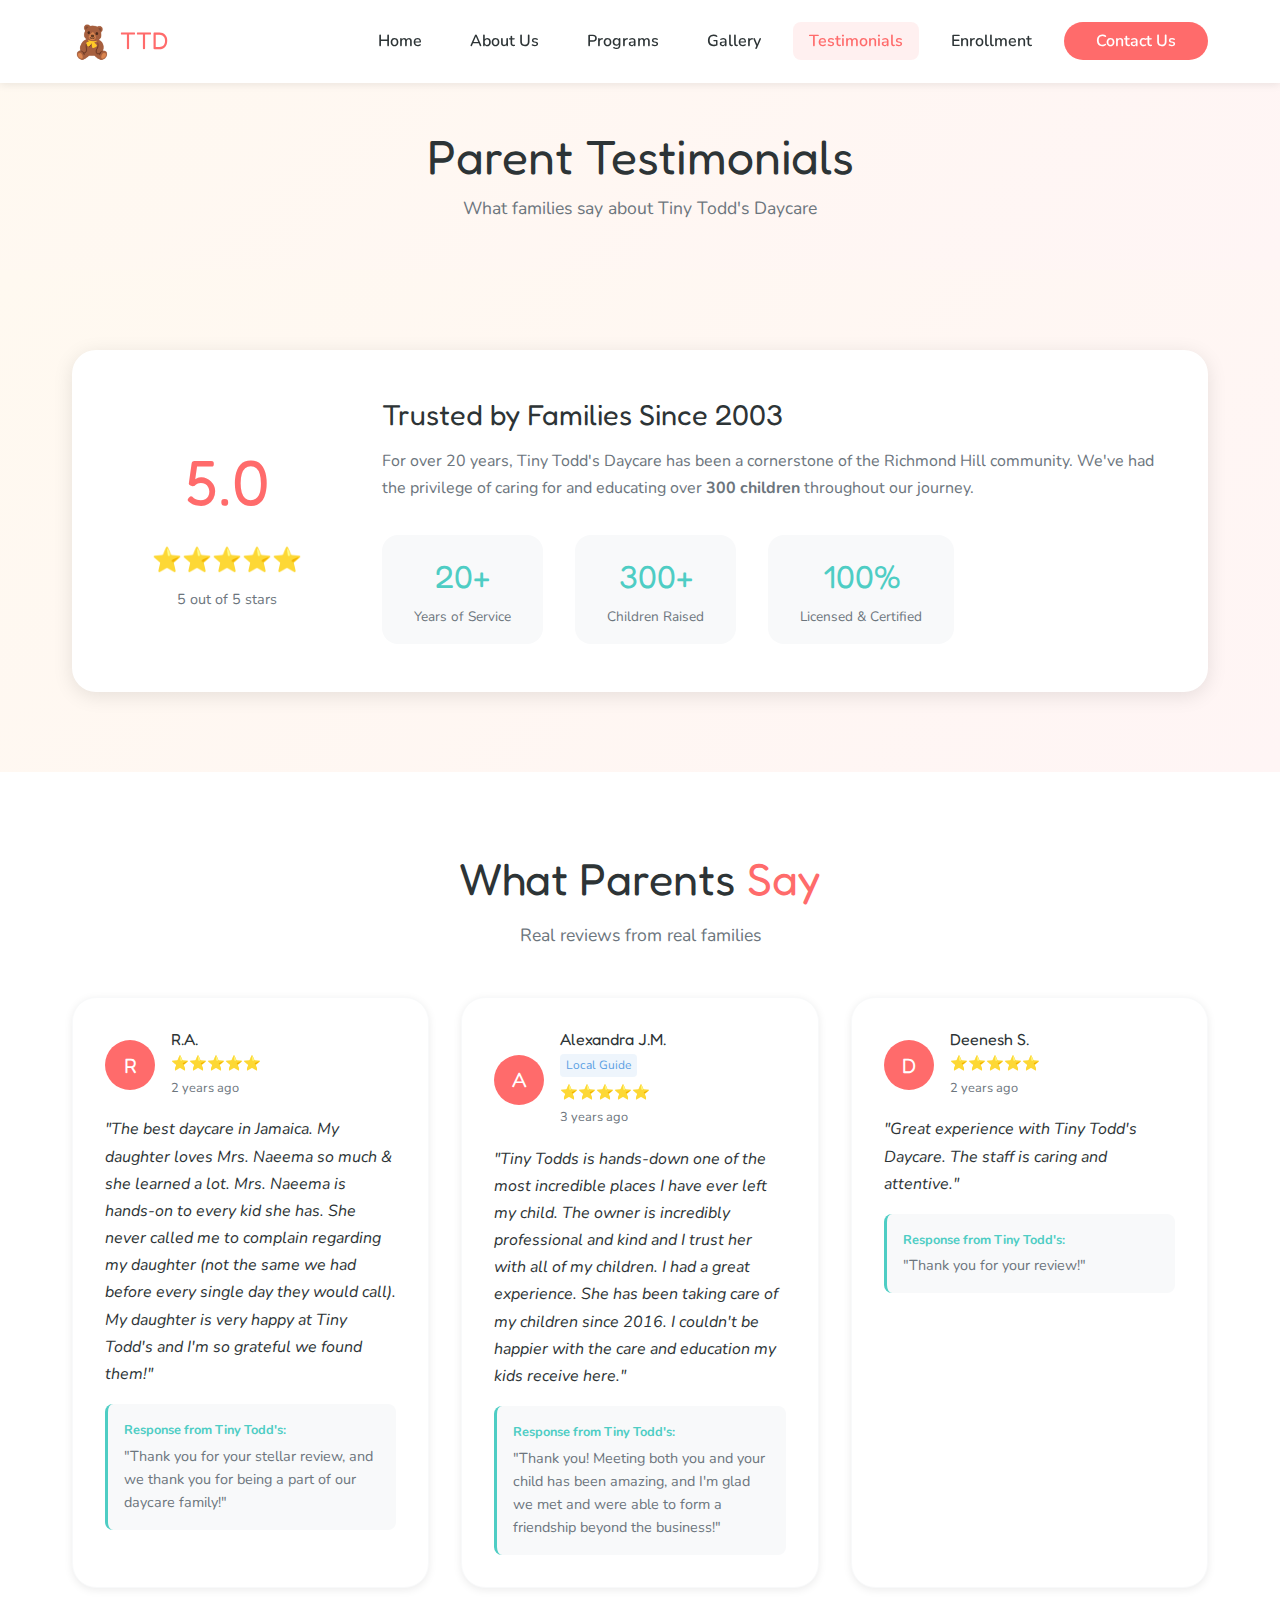
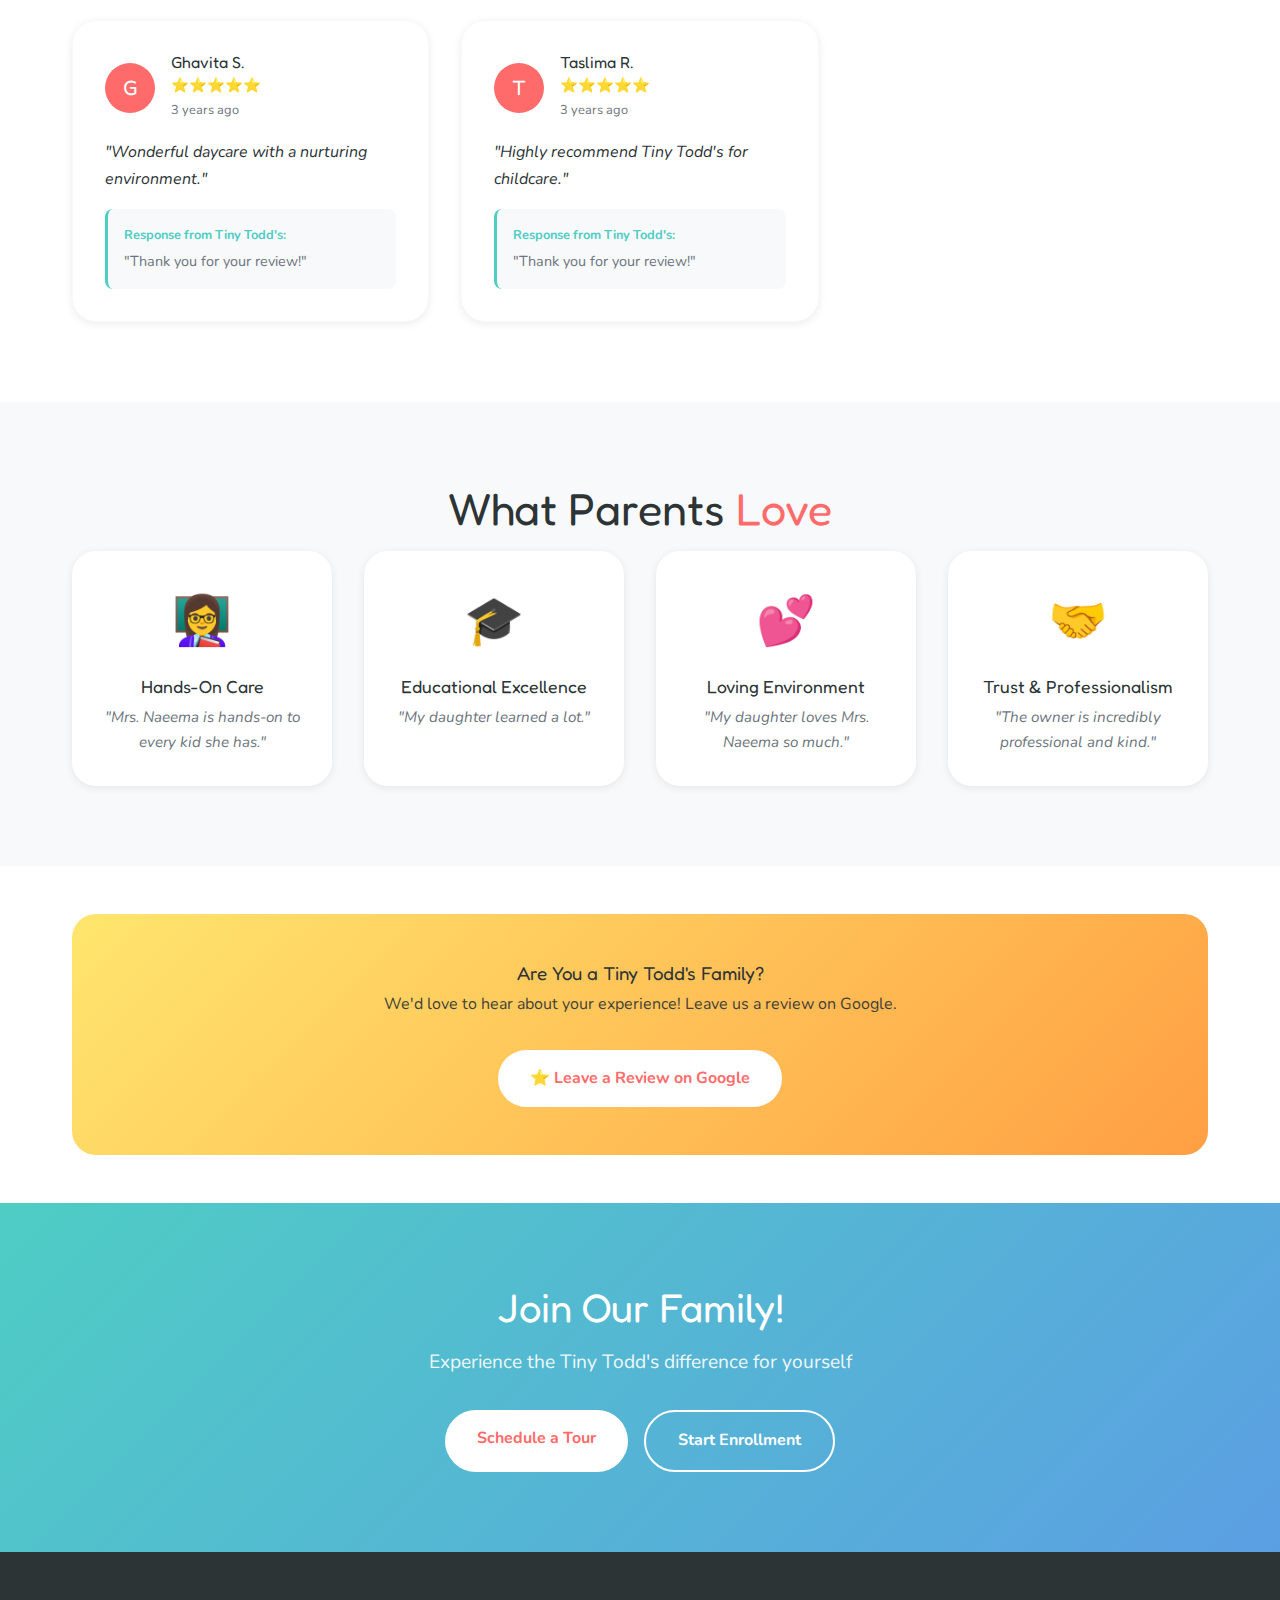
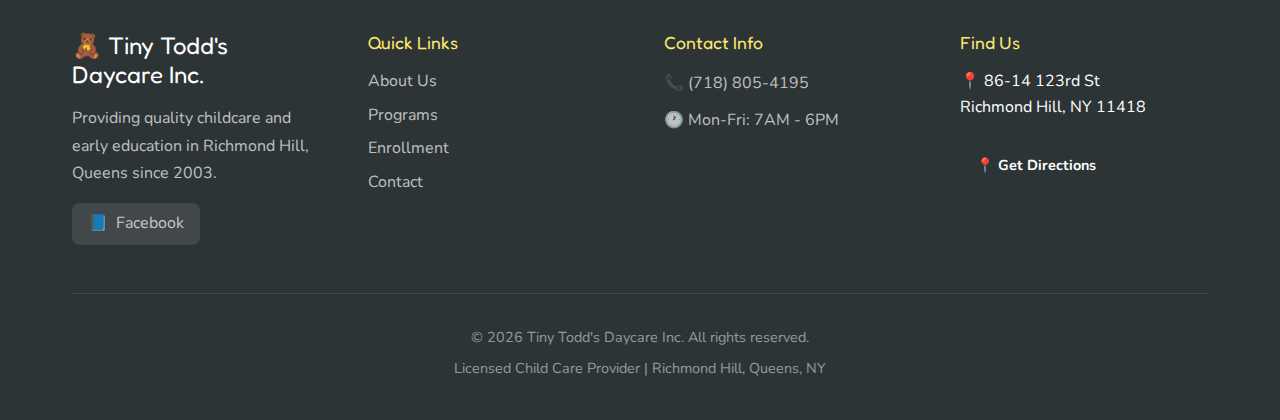
<file: pages/testimonials.html>
<!DOCTYPE html>
<html lang="en">
<head>
    <meta charset="UTF-8">
    <meta name="viewport" content="width=device-width, initial-scale=1.0">
    <meta name="description" content="Read reviews and testimonials from families who trust Tiny Todd's Daycare in Richmond Hill, NY with their children.">
    <title>Testimonials | Tiny Todd's Daycare Inc</title>
    <link rel="preconnect" href="https://fonts.googleapis.com">
    <link rel="preconnect" href="https://fonts.gstatic.com" crossorigin>
    <link href="https://fonts.googleapis.com/css2?family=Fredoka+One&family=Nunito:wght@400;600;700;800&display=swap" rel="stylesheet">
    <link rel="stylesheet" href="../css/styles.css">
</head>
<body>
    <!-- Navigation -->
    <nav class="navbar">
        <div class="nav-container">
            <a href="../index.html" class="logo">
                <span class="logo-icon">🧸</span>
                <span class="logo-text">TTD</span>
            </a>
            <button class="nav-toggle" aria-label="Toggle navigation">
                <span class="hamburger"></span>
            </button>
            <ul class="nav-menu">
                <li><a href="../index.html" class="nav-link">Home</a></li>
                <li><a href="about.html" class="nav-link">About Us</a></li>
                <li><a href="programs.html" class="nav-link">Programs</a></li>
                <li><a href="gallery.html" class="nav-link">Gallery</a></li>
                <li><a href="testimonials.html" class="nav-link active">Testimonials</a></li>
                <li><a href="enrollment.html" class="nav-link">Enrollment</a></li>
                <li><a href="contact.html" class="nav-link btn-nav">Contact Us</a></li>
            </ul>
        </div>
    </nav>

    <!-- Page Header -->
    <header class="page-header">
        <h1>Parent <span class="highlight">Testimonials</span></h1>
        <p>What families say about Tiny Todd's Daycare</p>
    </header>

    <!-- Rating Overview -->
    <section class="rating-overview">
        <div class="container">
            <div class="rating-card">
                <div class="rating-score">
                    <span class="score">5.0</span>
                    <div class="stars">⭐⭐⭐⭐⭐</div>
                    <p>5 out of 5 stars</p>
                </div>
                <div class="rating-details">
                    <h2>Trusted by <span class="highlight">Families</span> Since 2003</h2>
                    <p>For over 20 years, Tiny Todd's Daycare has been a cornerstone of the Richmond Hill community. We've had the privilege of caring for and educating over <strong>300 children</strong> throughout our journey.</p>
                    <div class="trust-badges">
                        <div class="badge">
                            <span>20+</span>
                            <p>Years of Service</p>
                        </div>
                        <div class="badge">
                            <span>300+</span>
                            <p>Children Raised</p>
                        </div>
                        <div class="badge">
                            <span>100%</span>
                            <p>Licensed & Certified</p>
                        </div>
                    </div>
                </div>
            </div>
        </div>
    </section>

    <!-- Testimonials Grid -->
    <section class="testimonials-section">
        <div class="container">
            <h2 class="section-title">What Parents <span class="highlight">Say</span></h2>
            <p class="section-subtitle">Real reviews from real families</p>

            <div class="testimonials-grid">
                <!-- Testimonial 1 -->
                <div class="testimonial-full">
                    <div class="testimonial-header">
                        <div class="reviewer-avatar">R</div>
                        <div class="reviewer-info">
                            <h4>R.A.</h4>
                            <div class="stars-small">⭐⭐⭐⭐⭐</div>
                            <span class="review-date">2 years ago</span>
                        </div>
                    </div>
                    <div class="testimonial-content">
                        <p>"The best daycare in Jamaica. My daughter loves Mrs. Naeema so much & she learned a lot. Mrs. Naeema is hands-on to every kid she has. She never called me to complain regarding my daughter (not the same we had before every single day they would call). My daughter is very happy at Tiny Todd's and I'm so grateful we found them!"</p>
                    </div>
                    <div class="owner-response">
                        <span class="response-label">Response from Tiny Todd's:</span>
                        <p>"Thank you for your stellar review, and we thank you for being a part of our daycare family!"</p>
                    </div>
                </div>

                <!-- Testimonial 2 -->
                <div class="testimonial-full">
                    <div class="testimonial-header">
                        <div class="reviewer-avatar">A</div>
                        <div class="reviewer-info">
                            <h4>Alexandra J.M.</h4>
                            <span class="local-guide">Local Guide</span>
                            <div class="stars-small">⭐⭐⭐⭐⭐</div>
                            <span class="review-date">3 years ago</span>
                        </div>
                    </div>
                    <div class="testimonial-content">
                        <p>"Tiny Todds is hands-down one of the most incredible places I have ever left my child. The owner is incredibly professional and kind and I trust her with all of my children. I had a great experience. She has been taking care of my children since 2016. I couldn't be happier with the care and education my kids receive here."</p>
                    </div>
                    <div class="owner-response">
                        <span class="response-label">Response from Tiny Todd's:</span>
                        <p>"Thank you! Meeting both you and your child has been amazing, and I'm glad we met and were able to form a friendship beyond the business!"</p>
                    </div>
                </div>

                <!-- Testimonial 3 -->
                <div class="testimonial-full">
                    <div class="testimonial-header">
                        <div class="reviewer-avatar">D</div>
                        <div class="reviewer-info">
                            <h4>Deenesh S.</h4>
                            <div class="stars-small">⭐⭐⭐⭐⭐</div>
                            <span class="review-date">2 years ago</span>
                        </div>
                    </div>
                    <div class="testimonial-content">
                        <p>"Great experience with Tiny Todd's Daycare. The staff is caring and attentive."</p>
                    </div>
                    <div class="owner-response">
                        <span class="response-label">Response from Tiny Todd's:</span>
                        <p>"Thank you for your review!"</p>
                    </div>
                </div>

                <!-- Testimonial 5 -->
                <div class="testimonial-full">
                    <div class="testimonial-header">
                        <div class="reviewer-avatar">G</div>
                        <div class="reviewer-info">
                            <h4>Ghavita S.</h4>
                            <div class="stars-small">⭐⭐⭐⭐⭐</div>
                            <span class="review-date">3 years ago</span>
                        </div>
                    </div>
                    <div class="testimonial-content">
                        <p>"Wonderful daycare with a nurturing environment."</p>
                    </div>
                    <div class="owner-response">
                        <span class="response-label">Response from Tiny Todd's:</span>
                        <p>"Thank you for your review!"</p>
                    </div>
                </div>

                <!-- Testimonial 6 -->
                <div class="testimonial-full">
                    <div class="testimonial-header">
                        <div class="reviewer-avatar">T</div>
                        <div class="reviewer-info">
                            <h4>Taslima R.</h4>
                            <div class="stars-small">⭐⭐⭐⭐⭐</div>
                            <span class="review-date">3 years ago</span>
                        </div>
                    </div>
                    <div class="testimonial-content">
                        <p>"Highly recommend Tiny Todd's for childcare."</p>
                    </div>
                    <div class="owner-response">
                        <span class="response-label">Response from Tiny Todd's:</span>
                        <p>"Thank you for your review!"</p>
                    </div>
                </div>
            </div>
        </div>
    </section>

    <!-- Highlights Section -->
    <section class="highlights-section">
        <div class="container">
            <h2 class="section-title">What Parents <span class="highlight">Love</span></h2>

            <div class="highlights-grid">
                <div class="highlight-card">
                    <span class="highlight-icon">👩‍🏫</span>
                    <h3>Hands-On Care</h3>
                    <p>"Mrs. Naeema is hands-on to every kid she has."</p>
                </div>
                <div class="highlight-card">
                    <span class="highlight-icon">🎓</span>
                    <h3>Educational Excellence</h3>
                    <p>"My daughter learned a lot."</p>
                </div>
                <div class="highlight-card">
                    <span class="highlight-icon">💕</span>
                    <h3>Loving Environment</h3>
                    <p>"My daughter loves Mrs. Naeema so much."</p>
                </div>
                <div class="highlight-card">
                    <span class="highlight-icon">🤝</span>
                    <h3>Trust & Professionalism</h3>
                    <p>"The owner is incredibly professional and kind."</p>
                </div>
            </div>
        </div>
    </section>

    <!-- Google Review CTA -->
    <section class="review-cta">
        <div class="container">
            <div class="review-cta-box">
                <h3>Are You a Tiny Todd's Family?</h3>
                <p>We'd love to hear about your experience! Leave us a review on Google.</p>
                <a href="https://www.google.com/maps/place/Tiny+Todd's+Daycare+Inc/@40.7017673,-73.8279797,17z" target="_blank" rel="noopener noreferrer" class="btn btn-white">
                    ⭐ Leave a Review on Google
                </a>
            </div>
        </div>
    </section>

    <!-- CTA -->
    <section class="cta">
        <div class="container">
            <h2>Join Our Family!</h2>
            <p>Experience the Tiny Todd's difference for yourself</p>
            <div class="cta-buttons">
                <a href="contact.html" class="btn btn-white">Schedule a Tour</a>
                <a href="enrollment.html" class="btn btn-outline-white">Start Enrollment</a>
            </div>
        </div>
    </section>

    <!-- Footer -->
    <footer class="footer">
        <div class="container">
            <div class="footer-grid">
                <div class="footer-section">
                    <h3>🧸 Tiny Todd's Daycare Inc.</h3>
                    <p>Providing quality childcare and early education in Richmond Hill, Queens since 2003.</p>
                    <div class="social-links">
                        <a href="https://www.facebook.com/p/Tiny-Todds-Daycare-100054476679217/" target="_blank" rel="noopener noreferrer" aria-label="Facebook">
                            <span class="social-icon">📘</span> Facebook
                        </a>
                    </div>
                </div>
                <div class="footer-section">
                    <h4>Quick Links</h4>
                    <ul>
                        <li><a href="about.html">About Us</a></li>
                        <li><a href="programs.html">Programs</a></li>
                        <li><a href="enrollment.html">Enrollment</a></li>
                        <li><a href="contact.html">Contact</a></li>
                    </ul>
                </div>
                <div class="footer-section">
                    <h4>Contact Info</h4>
                    <ul class="contact-info">
                        <li>📞 <a href="tel:7188054195">(718) 805-4195</a></li>
                        <li>🕐 Mon-Fri: 7AM - 6PM</li>
                    </ul>
                </div>
                <div class="footer-section">
                    <h4>Find Us</h4>
                    <a href="https://www.google.com/maps/place/Tiny+Todd's+Daycare+Inc/@40.7017673,-73.8279797,17z" target="_blank" rel="noopener noreferrer">📍 86-14 123rd St<br>Richmond Hill, NY 11418</a>
                    <br><br>
                    <a href="https://www.google.com/maps/place/Tiny+Todd's+Daycare+Inc/@40.7017673,-73.8279797,17z" target="_blank" rel="noopener noreferrer" class="btn btn-small">
                        📍 Get Directions
                    </a>
                </div>
            </div>
            <div class="footer-bottom">
                <p>&copy; 2026 Tiny Todd's Daycare Inc. All rights reserved.</p>
                <p>Licensed Child Care Provider | Richmond Hill, Queens, NY</p>
            </div>
        </div>
    </footer>

    <script src="../js/main.js"></script>

    <style>
        /* Testimonials Page Specific Styles */
        .rating-overview {
            padding: var(--spacing-xl) 0;
            background: linear-gradient(135deg, var(--off-white) 0%, #FFF5F5 100%);
        }

        .rating-card {
            display: grid;
            grid-template-columns: auto 1fr;
            gap: var(--spacing-lg);
            align-items: center;
            background: var(--white);
            padding: var(--spacing-lg);
            border-radius: var(--radius-lg);
            box-shadow: var(--shadow-md);
        }

        .rating-score {
            text-align: center;
            padding: var(--spacing-md);
        }

        .rating-score .score {
            font-family: var(--font-display);
            font-size: 4rem;
            color: var(--primary);
            display: block;
        }

        .rating-score .stars {
            font-size: 1.5rem;
            margin: var(--spacing-xs) 0;
        }

        .rating-score p {
            color: var(--gray);
            font-size: 0.9rem;
        }

        .rating-details h2 {
            font-size: 1.8rem;
            margin-bottom: var(--spacing-sm);
        }

        .rating-details > p {
            color: var(--gray);
            line-height: 1.7;
            margin-bottom: var(--spacing-md);
        }

        .trust-badges {
            display: flex;
            gap: var(--spacing-md);
            flex-wrap: wrap;
        }

        .badge {
            text-align: center;
            padding: var(--spacing-sm) var(--spacing-md);
            background: var(--light-gray);
            border-radius: var(--radius-md);
        }

        .badge span {
            font-family: var(--font-display);
            font-size: 2rem;
            color: var(--secondary);
            display: block;
        }

        .badge p {
            font-size: 0.85rem;
            color: var(--gray);
            margin-top: 4px;
        }

        .testimonials-section {
            padding: var(--spacing-xl) 0;
        }

        .testimonials-grid {
            display: grid;
            grid-template-columns: repeat(auto-fit, minmax(350px, 1fr));
            gap: var(--spacing-md);
        }

        .testimonial-full {
            background: var(--white);
            border-radius: var(--radius-lg);
            padding: var(--spacing-md);
            box-shadow: var(--shadow-sm);
            border: 1px solid var(--light-gray);
            transition: var(--transition);
        }

        .testimonial-full:hover {
            box-shadow: var(--shadow-md);
            transform: translateY(-3px);
        }

        .testimonial-header {
            display: flex;
            align-items: center;
            gap: var(--spacing-sm);
            margin-bottom: var(--spacing-sm);
        }

        .reviewer-avatar {
            width: 50px;
            height: 50px;
            background: var(--primary);
            color: var(--white);
            border-radius: 50%;
            display: flex;
            align-items: center;
            justify-content: center;
            font-family: var(--font-display);
            font-size: 1.3rem;
        }

        .reviewer-info h4 {
            color: var(--dark);
            margin-bottom: 2px;
            font-size: 1rem;
        }

        .local-guide {
            display: inline-block;
            font-size: 0.75rem;
            color: var(--blue);
            background: rgba(91, 159, 227, 0.1);
            padding: 2px 6px;
            border-radius: 4px;
            margin-bottom: 4px;
        }

        .stars-small {
            font-size: 0.9rem;
        }

        .review-date {
            font-size: 0.8rem;
            color: var(--gray);
        }

        .testimonial-content {
            margin-bottom: var(--spacing-sm);
        }

        .testimonial-content p {
            color: var(--dark);
            line-height: 1.7;
            font-style: italic;
        }

        .owner-response {
            background: var(--light-gray);
            padding: var(--spacing-sm);
            border-radius: var(--radius-sm);
            border-left: 3px solid var(--secondary);
        }

        .response-label {
            font-size: 0.8rem;
            font-weight: 700;
            color: var(--secondary);
            display: block;
            margin-bottom: 4px;
        }

        .owner-response p {
            font-size: 0.9rem;
            color: var(--gray);
            margin: 0;
        }

        .highlights-section {
            padding: var(--spacing-xl) 0;
            background: var(--light-gray);
        }

        .highlights-grid {
            display: grid;
            grid-template-columns: repeat(auto-fit, minmax(250px, 1fr));
            gap: var(--spacing-md);
        }

        .highlight-card {
            background: var(--white);
            padding: var(--spacing-md);
            border-radius: var(--radius-lg);
            text-align: center;
            box-shadow: var(--shadow-sm);
        }

        .highlight-icon {
            font-size: 3rem;
            display: block;
            margin-bottom: var(--spacing-sm);
        }

        .highlight-card h3 {
            color: var(--dark);
            margin-bottom: var(--spacing-xs);
            font-size: 1.1rem;
        }

        .highlight-card p {
            color: var(--gray);
            font-style: italic;
            font-size: 0.95rem;
        }

        .review-cta {
            padding: var(--spacing-lg) 0;
        }

        .review-cta-box {
            background: linear-gradient(135deg, var(--accent), var(--orange));
            padding: var(--spacing-lg);
            border-radius: var(--radius-lg);
            text-align: center;
            color: var(--dark);
        }

        .review-cta-box h3 {
            margin-bottom: var(--spacing-xs);
        }

        .review-cta-box p {
            margin-bottom: var(--spacing-md);
            opacity: 0.9;
        }

        @media (max-width: 768px) {
            .rating-card {
                grid-template-columns: 1fr;
                text-align: center;
            }

            .trust-badges {
                justify-content: center;
            }

            .testimonials-grid {
                grid-template-columns: 1fr;
            }
        }
    </style>
</body>
</html>
</file>
<file: css/styles.css>
/* ============================================
   TINY TODD'S DAYCARE - MAIN STYLESHEET
   Bright, Playful, Child-Friendly Design
   ============================================ */

/* CSS Variables - Easy Color Customization */
:root {
    /* Primary Colors - Bright & Playful */
    --primary: #FF6B6B;        /* Coral Red */
    --primary-dark: #EE5A5A;
    --secondary: #4ECDC4;      /* Teal */
    --secondary-dark: #3DBDB5;
    --accent: #FFE66D;         /* Sunny Yellow */
    --accent-dark: #FFD93D;

    /* Additional Fun Colors */
    --purple: #A66CFF;
    --orange: #FF9F43;
    --green: #7BD389;
    --pink: #FF8ED4;
    --blue: #5B9FE3;

    /* Neutral Colors */
    --white: #FFFFFF;
    --off-white: #FFF9F0;
    --light-gray: #F8F9FA;
    --gray: #6C757D;
    --dark: #2D3436;

    /* Typography */
    --font-display: 'Fredoka One', cursive;
    --font-body: 'Nunito', sans-serif;

    /* Spacing */
    --spacing-xs: 0.5rem;
    --spacing-sm: 1rem;
    --spacing-md: 2rem;
    --spacing-lg: 3rem;
    --spacing-xl: 5rem;

    /* Border Radius */
    --radius-sm: 8px;
    --radius-md: 16px;
    --radius-lg: 24px;
    --radius-full: 50px;

    /* Shadows */
    --shadow-sm: 0 2px 8px rgba(0,0,0,0.08);
    --shadow-md: 0 4px 20px rgba(0,0,0,0.1);
    --shadow-lg: 0 8px 40px rgba(0,0,0,0.12);

    /* Transitions */
    --transition: all 0.3s ease;
}

/* Reset & Base Styles */
*, *::before, *::after {
    margin: 0;
    padding: 0;
    box-sizing: border-box;
}

html {
    scroll-behavior: smooth;
}

body {
    font-family: var(--font-body);
    font-size: 16px;
    line-height: 1.6;
    color: var(--dark);
    background-color: var(--white);
    overflow-x: hidden;
}

h1, h2, h3, h4, h5, h6 {
    font-family: var(--font-display);
    font-weight: 400;
    line-height: 1.2;
}

a {
    text-decoration: none;
    color: inherit;
    transition: var(--transition);
}

img {
    max-width: 100%;
    height: auto;
    display: block;
}

ul {
    list-style: none;
}

.container {
    width: 100%;
    max-width: 1200px;
    margin: 0 auto;
    padding: 0 var(--spacing-md);
}

/* ============================================
   NAVIGATION
   ============================================ */
.navbar {
    position: fixed;
    top: 0;
    left: 0;
    right: 0;
    background: var(--white);
    box-shadow: var(--shadow-sm);
    z-index: 1000;
    padding: var(--spacing-sm) 0;
}

.nav-container {
    max-width: 1200px;
    margin: 0 auto;
    padding: 0 var(--spacing-md);
    display: flex;
    justify-content: space-between;
    align-items: center;
}

.logo {
    display: flex;
    align-items: center;
    gap: var(--spacing-xs);
    font-family: var(--font-display);
    font-size: 1.5rem;
    color: var(--primary);
}

.logo-icon {
    font-size: 2rem;
}

.nav-menu {
    display: flex;
    align-items: center;
    gap: var(--spacing-sm);
}

.nav-link {
    padding: var(--spacing-xs) var(--spacing-sm);
    font-weight: 600;
    color: var(--dark);
    border-radius: var(--radius-sm);
    transition: var(--transition);
}

.nav-link:hover,
.nav-link.active {
    color: var(--primary);
    background: rgba(255, 107, 107, 0.1);
}

.btn-nav {
    background: var(--primary);
    color: var(--white) !important;
    padding: var(--spacing-xs) var(--spacing-md) !important;
    border-radius: var(--radius-full);
}

.btn-nav:hover {
    background: var(--primary-dark);
    transform: translateY(-2px);
}

/* Mobile Navigation */
.nav-toggle {
    display: none;
    background: none;
    border: none;
    cursor: pointer;
    padding: var(--spacing-xs);
}

.hamburger {
    display: block;
    width: 25px;
    height: 3px;
    background: var(--dark);
    border-radius: 3px;
    position: relative;
    transition: var(--transition);
}

.hamburger::before,
.hamburger::after {
    content: '';
    position: absolute;
    width: 100%;
    height: 100%;
    background: var(--dark);
    border-radius: 3px;
    transition: var(--transition);
}

.hamburger::before { top: -8px; }
.hamburger::after { top: 8px; }

/* ============================================
   BUTTONS
   ============================================ */
.btn {
    display: inline-block;
    padding: var(--spacing-sm) var(--spacing-md);
    font-family: var(--font-body);
    font-weight: 700;
    font-size: 1rem;
    text-align: center;
    border: none;
    border-radius: var(--radius-full);
    cursor: pointer;
    transition: var(--transition);
}

.btn-primary {
    background: var(--primary);
    color: var(--white);
    box-shadow: 0 4px 15px rgba(255, 107, 107, 0.4);
}

.btn-primary:hover {
    background: var(--primary-dark);
    transform: translateY(-3px);
    box-shadow: 0 6px 20px rgba(255, 107, 107, 0.5);
}

.btn-secondary {
    background: var(--secondary);
    color: var(--white);
    box-shadow: 0 4px 15px rgba(78, 205, 196, 0.4);
}

.btn-secondary:hover {
    background: var(--secondary-dark);
    transform: translateY(-3px);
}

.btn-white {
    background: var(--white);
    color: var(--primary);
}

.btn-white:hover {
    transform: translateY(-3px);
    box-shadow: var(--shadow-md);
}

.btn-outline-white {
    background: transparent;
    color: var(--white);
    border: 2px solid var(--white);
}

.btn-outline-white:hover {
    background: var(--white);
    color: var(--primary);
}

.btn-small {
    padding: var(--spacing-xs) var(--spacing-sm);
    font-size: 0.9rem;
}

/* ============================================
   HERO SECTION
   ============================================ */
.hero {
    min-height: 100vh;
    display: flex;
    align-items: center;
    justify-content: center;
    text-align: center;
    padding: calc(80px + var(--spacing-xl)) var(--spacing-md) var(--spacing-xl);
    background: linear-gradient(135deg, var(--off-white) 0%, #FFF5F5 50%, #F0FFFF 100%);
    position: relative;
    overflow: hidden;
}

.hero-content {
    max-width: 800px;
    z-index: 1;
}

.hero h1 {
    font-size: clamp(2.5rem, 6vw, 4rem);
    color: var(--dark);
    margin-bottom: var(--spacing-sm);
}

.hero .highlight {
    color: var(--primary);
    position: relative;
}

.hero-subtitle {
    font-family: var(--font-display);
    font-size: clamp(1.2rem, 3vw, 1.8rem);
    color: var(--secondary);
    margin-bottom: var(--spacing-sm);
}

.hero-description {
    font-size: 1.2rem;
    color: var(--gray);
    margin-bottom: var(--spacing-md);
    max-width: 600px;
    margin-left: auto;
    margin-right: auto;
}

.hero-buttons {
    display: flex;
    gap: var(--spacing-sm);
    justify-content: center;
    flex-wrap: wrap;
}

/* Floating Decorations */
.hero-decoration {
    position: absolute;
    top: 0;
    left: 0;
    right: 0;
    bottom: 0;
    pointer-events: none;
}

.floating-shape {
    position: absolute;
    font-size: 3rem;
    opacity: 0.6;
    animation: float 6s ease-in-out infinite;
}

.shape-1 { top: 15%; left: 10%; animation-delay: 0s; }
.shape-2 { top: 25%; right: 15%; animation-delay: 1s; }
.shape-3 { bottom: 30%; left: 8%; animation-delay: 2s; }
.shape-4 { bottom: 20%; right: 10%; animation-delay: 3s; }
.shape-5 { top: 40%; right: 5%; animation-delay: 4s; }

@keyframes float {
    0%, 100% { transform: translateY(0) rotate(0deg); }
    50% { transform: translateY(-20px) rotate(10deg); }
}

/* ============================================
   INFO BAR
   ============================================ */
.info-bar {
    background: var(--white);
    padding: var(--spacing-md) 0;
    box-shadow: var(--shadow-sm);
}

.info-bar .container {
    display: grid;
    grid-template-columns: repeat(4, 1fr);
    gap: var(--spacing-md);
}

.info-item {
    display: flex;
    align-items: center;
    gap: var(--spacing-sm);
    text-align: left;
}

.info-icon {
    font-size: 2rem;
}

.info-item strong {
    display: block;
    color: var(--dark);
    font-size: 0.9rem;
}

.info-item p {
    color: var(--gray);
    font-size: 0.9rem;
    margin: 0;
}

.info-item a {
    color: var(--primary);
    font-weight: 600;
}

.info-item a:hover {
    text-decoration: underline;
}

/* ============================================
   SECTION STYLES
   ============================================ */
section {
    padding: var(--spacing-xl) 0;
}

.section-title {
    font-size: clamp(2rem, 4vw, 2.8rem);
    text-align: center;
    margin-bottom: var(--spacing-sm);
    color: var(--dark);
}

.section-title .highlight {
    color: var(--primary);
}

.section-subtitle {
    text-align: center;
    color: var(--gray);
    font-size: 1.1rem;
    max-width: 600px;
    margin: 0 auto var(--spacing-lg);
}

/* ============================================
   FEATURES SECTION
   ============================================ */
.features {
    background: var(--light-gray);
}

.features-grid {
    display: grid;
    grid-template-columns: repeat(auto-fit, minmax(300px, 1fr));
    gap: var(--spacing-md);
}

.feature-card {
    background: var(--white);
    padding: var(--spacing-md);
    border-radius: var(--radius-lg);
    text-align: center;
    box-shadow: var(--shadow-sm);
    transition: var(--transition);
}

.feature-card:hover {
    transform: translateY(-5px);
    box-shadow: var(--shadow-md);
}

.feature-icon {
    font-size: 3rem;
    margin-bottom: var(--spacing-sm);
}

.feature-card h3 {
    color: var(--dark);
    margin-bottom: var(--spacing-xs);
    font-size: 1.3rem;
}

.feature-card p {
    color: var(--gray);
    font-size: 0.95rem;
}

/* ============================================
   PROGRAMS PREVIEW
   ============================================ */
.programs-preview {
    text-align: center;
}

.programs-grid {
    display: grid;
    grid-template-columns: repeat(auto-fit, minmax(240px, 1fr));
    gap: var(--spacing-md);
    margin-bottom: var(--spacing-lg);
}

.program-card {
    background: linear-gradient(135deg, var(--white) 0%, var(--off-white) 100%);
    padding: var(--spacing-md);
    border-radius: var(--radius-lg);
    border: 3px solid transparent;
    transition: var(--transition);
    position: relative;
    overflow: hidden;
}

.program-card:nth-child(1) { border-color: var(--pink); }
.program-card:nth-child(2) { border-color: var(--orange); }
.program-card:nth-child(3) { border-color: var(--secondary); }
.program-card:nth-child(4) { border-color: var(--purple); }

.program-card:hover {
    transform: translateY(-5px);
    box-shadow: var(--shadow-md);
}

.program-icon {
    font-size: 3.5rem;
    margin-bottom: var(--spacing-sm);
}

.program-card h3 {
    color: var(--dark);
    margin-bottom: var(--spacing-xs);
}

.program-card p {
    color: var(--gray);
    margin-bottom: var(--spacing-sm);
}

.program-tag {
    display: inline-block;
    background: var(--accent);
    color: var(--dark);
    padding: 4px 12px;
    border-radius: var(--radius-full);
    font-size: 0.8rem;
    font-weight: 700;
}

/* ============================================
   TESTIMONIALS PREVIEW
   ============================================ */
.testimonials-preview {
    background: linear-gradient(135deg, var(--primary) 0%, var(--pink) 100%);
    color: var(--white);
    text-align: center;
}

.testimonials-preview .section-title {
    color: var(--white);
}

.testimonials-preview .highlight {
    color: var(--accent);
}

.testimonials-slider {
    display: grid;
    grid-template-columns: repeat(auto-fit, minmax(300px, 1fr));
    gap: var(--spacing-md);
    margin-bottom: var(--spacing-lg);
}

.testimonial-card {
    background: rgba(255,255,255,0.15);
    backdrop-filter: blur(10px);
    padding: var(--spacing-md);
    border-radius: var(--radius-lg);
    text-align: left;
}

.stars {
    margin-bottom: var(--spacing-sm);
    font-size: 1.2rem;
}

.testimonial-card p {
    font-style: italic;
    margin-bottom: var(--spacing-sm);
    font-size: 1rem;
    line-height: 1.7;
}

.testimonial-author {
    font-weight: 700;
    opacity: 0.9;
}

/* ============================================
   CTA SECTION
   ============================================ */
.cta {
    background: linear-gradient(135deg, var(--secondary) 0%, var(--blue) 100%);
    color: var(--white);
    text-align: center;
    padding: var(--spacing-xl) var(--spacing-md);
}

.cta h2 {
    font-size: clamp(1.8rem, 4vw, 2.5rem);
    margin-bottom: var(--spacing-sm);
}

.cta p {
    font-size: 1.2rem;
    margin-bottom: var(--spacing-md);
    opacity: 0.9;
}

.cta-buttons {
    display: flex;
    gap: var(--spacing-sm);
    justify-content: center;
    flex-wrap: wrap;
}

/* ============================================
   FOOTER
   ============================================ */
.footer {
    background: var(--dark);
    color: var(--white);
    padding: var(--spacing-xl) 0 var(--spacing-md);
}

.footer-grid {
    display: grid;
    grid-template-columns: repeat(auto-fit, minmax(200px, 1fr));
    gap: var(--spacing-lg);
    margin-bottom: var(--spacing-lg);
}

.footer-section h3 {
    font-size: 1.5rem;
    margin-bottom: var(--spacing-sm);
}

.footer-section h4 {
    font-size: 1.1rem;
    margin-bottom: var(--spacing-sm);
    color: var(--accent);
}

.footer-section p {
    color: rgba(255,255,255,0.7);
    line-height: 1.7;
}

.footer-section ul li {
    margin-bottom: var(--spacing-xs);
}

.footer-section ul li a {
    color: rgba(255,255,255,0.7);
    transition: var(--transition);
}

.footer-section ul li a:hover {
    color: var(--accent);
}

.contact-info li {
    color: rgba(255,255,255,0.7);
    line-height: 1.8;
}

.contact-info a {
    color: var(--accent);
}

.social-links {
    margin-top: var(--spacing-sm);
}

.social-links a {
    display: inline-flex;
    align-items: center;
    gap: var(--spacing-xs);
    color: rgba(255,255,255,0.7);
    padding: var(--spacing-xs) var(--spacing-sm);
    background: rgba(255,255,255,0.1);
    border-radius: var(--radius-sm);
}

.social-links a:hover {
    background: rgba(255,255,255,0.2);
    color: var(--white);
}

.footer-bottom {
    border-top: 1px solid rgba(255,255,255,0.1);
    padding-top: var(--spacing-md);
    text-align: center;
    color: rgba(255,255,255,0.5);
    font-size: 0.9rem;
}

.footer-bottom p {
    margin-bottom: var(--spacing-xs);
}

/* ============================================
   PAGE HEADERS (for inner pages)
   ============================================ */
.page-header {
    background: linear-gradient(135deg, var(--off-white) 0%, #FFF5F5 100%);
    padding: calc(80px + var(--spacing-lg)) var(--spacing-md) var(--spacing-lg);
    text-align: center;
}

.page-header h1 {
    font-size: clamp(2rem, 5vw, 3rem);
    color: var(--dark);
    margin-bottom: var(--spacing-xs);
}

.page-header p {
    color: var(--gray);
    font-size: 1.1rem;
}

/* ============================================
   FORMS
   ============================================ */
.form-group {
    margin-bottom: var(--spacing-md);
}

.form-group label {
    display: block;
    margin-bottom: var(--spacing-xs);
    font-weight: 600;
    color: var(--dark);
}

.form-group input,
.form-group textarea,
.form-group select {
    width: 100%;
    padding: var(--spacing-sm);
    border: 2px solid #E0E0E0;
    border-radius: var(--radius-sm);
    font-family: var(--font-body);
    font-size: 1rem;
    transition: var(--transition);
}

.form-group input:focus,
.form-group textarea:focus,
.form-group select:focus {
    outline: none;
    border-color: var(--primary);
    box-shadow: 0 0 0 3px rgba(255, 107, 107, 0.2);
}

.form-group textarea {
    min-height: 150px;
    resize: vertical;
}

.form-row {
    display: grid;
    grid-template-columns: repeat(auto-fit, minmax(200px, 1fr));
    gap: var(--spacing-md);
}

/* ============================================
   CARDS & CONTENT BOXES
   ============================================ */
.content-box {
    background: var(--white);
    padding: var(--spacing-lg);
    border-radius: var(--radius-lg);
    box-shadow: var(--shadow-sm);
}

.info-box {
    background: var(--off-white);
    padding: var(--spacing-md);
    border-radius: var(--radius-md);
    border-left: 4px solid var(--primary);
    margin-bottom: var(--spacing-md);
}

.info-box h4 {
    color: var(--primary);
    margin-bottom: var(--spacing-xs);
}

/* ============================================
   GALLERY GRID
   ============================================ */
.gallery-grid {
    display: grid;
    grid-template-columns: repeat(auto-fill, minmax(280px, 1fr));
    gap: var(--spacing-md);
}

.gallery-item {
    position: relative;
    border-radius: var(--radius-lg);
    overflow: hidden;
    aspect-ratio: 4/3;
    background: var(--light-gray);
    cursor: pointer;
    transition: var(--transition);
}

.gallery-item:hover {
    transform: scale(1.02);
    box-shadow: var(--shadow-lg);
}

.gallery-item img {
    width: 100%;
    height: 100%;
    object-fit: cover;
}

.gallery-placeholder {
    display: flex;
    flex-direction: column;
    align-items: center;
    justify-content: center;
    height: 100%;
    color: var(--gray);
    font-size: 3rem;
}

.gallery-placeholder span {
    font-size: 0.9rem;
    margin-top: var(--spacing-xs);
}

.gallery-category {
    margin-bottom: var(--spacing-lg);
}

.gallery-category h3 {
    color: var(--dark);
    margin-bottom: var(--spacing-md);
    padding-bottom: var(--spacing-xs);
    border-bottom: 3px solid var(--primary);
    display: inline-block;
}

/* ============================================
   RESPONSIVE DESIGN
   ============================================ */
@media (max-width: 992px) {
    .info-bar .container {
        grid-template-columns: repeat(2, 1fr);
    }
}

@media (max-width: 768px) {
    /* Navigation */
    .nav-toggle {
        display: block;
        z-index: 1001;
    }

    .nav-menu {
        position: fixed;
        top: 0;
        right: -100%;
        width: 80%;
        max-width: 300px;
        height: 100vh;
        background: var(--white);
        flex-direction: column;
        padding: 80px var(--spacing-md) var(--spacing-md);
        box-shadow: var(--shadow-lg);
        transition: var(--transition);
    }

    .nav-menu.active {
        right: 0;
    }

    .nav-link {
        padding: var(--spacing-sm);
        width: 100%;
        text-align: center;
    }

    .btn-nav {
        margin-top: var(--spacing-sm);
    }

    /* Info Bar */
    .info-bar .container {
        grid-template-columns: 1fr;
        text-align: center;
    }

    .info-item {
        justify-content: center;
    }

    /* Hero */
    .hero {
        padding-top: calc(60px + var(--spacing-lg));
    }

    .floating-shape {
        font-size: 2rem;
        opacity: 0.4;
    }

    /* Footer */
    .footer-grid {
        grid-template-columns: 1fr;
        text-align: center;
    }

    .social-links {
        justify-content: center;
    }
}

@media (max-width: 480px) {
    .hero-buttons {
        flex-direction: column;
        align-items: center;
    }

    .hero-buttons .btn {
        width: 100%;
        max-width: 280px;
    }

    .cta-buttons {
        flex-direction: column;
        align-items: center;
    }

    .cta-buttons .btn {
        width: 100%;
        max-width: 280px;
    }
}

/* ============================================
   UTILITY CLASSES
   ============================================ */
.text-center { text-align: center; }
.text-left { text-align: left; }
.text-right { text-align: right; }

.mt-1 { margin-top: var(--spacing-sm); }
.mt-2 { margin-top: var(--spacing-md); }
.mt-3 { margin-top: var(--spacing-lg); }

.mb-1 { margin-bottom: var(--spacing-sm); }
.mb-2 { margin-bottom: var(--spacing-md); }
.mb-3 { margin-bottom: var(--spacing-lg); }

.py-1 { padding-top: var(--spacing-sm); padding-bottom: var(--spacing-sm); }
.py-2 { padding-top: var(--spacing-md); padding-bottom: var(--spacing-md); }
.py-3 { padding-top: var(--spacing-lg); padding-bottom: var(--spacing-lg); }

/* Accessibility */
.sr-only {
    position: absolute;
    width: 1px;
    height: 1px;
    padding: 0;
    margin: -1px;
    overflow: hidden;
    clip: rect(0, 0, 0, 0);
    border: 0;
}

/* Focus styles for accessibility */
a:focus,
button:focus,
input:focus,
textarea:focus,
select:focus {
    outline: 2px solid var(--primary);
    outline-offset: 2px;
}

/* Reduced motion */
@media (prefers-reduced-motion: reduce) {
    *,
    *::before,
    *::after {
        animation-duration: 0.01ms !important;
        animation-iteration-count: 1 !important;
        transition-duration: 0.01ms !important;
    }
}

/* ============================================
   FAQ SECTION
   ============================================ */
.faq-section {
    padding: var(--spacing-xl) 0;
    background: var(--light-gray);
}

.faq-grid {
    display: grid;
    grid-template-columns: repeat(auto-fit, minmax(320px, 1fr));
    gap: var(--spacing-md);
    max-width: 1000px;
    margin: 0 auto;
}

.faq-item {
    background: var(--white);
    padding: var(--spacing-md);
    border-radius: var(--radius-md);
    box-shadow: var(--shadow-sm);
    border-left: 4px solid var(--primary);
    transition: var(--transition);
}

.faq-item:hover {
    transform: translateY(-3px);
    box-shadow: var(--shadow-md);
}

.faq-item h4 {
    color: var(--dark);
    margin-bottom: var(--spacing-xs);
    font-size: 1.05rem;
}

.faq-item p {
    color: var(--gray);
    font-size: 0.95rem;
    line-height: 1.6;
    margin: 0;
}

/* ============================================
   BACK TO TOP BUTTON
   ============================================ */
.back-to-top {
    position: fixed;
    bottom: 30px;
    right: 30px;
    width: 50px;
    height: 50px;
    background: var(--primary);
    color: var(--white);
    border: none;
    border-radius: 50%;
    font-size: 1.5rem;
    cursor: pointer;
    opacity: 0;
    visibility: hidden;
    transition: var(--transition);
    box-shadow: var(--shadow-md);
    z-index: 999;
    display: flex;
    align-items: center;
    justify-content: center;
}

.back-to-top:hover {
    background: var(--primary-dark);
    transform: translateY(-3px);
}

.back-to-top.visible {
    opacity: 1;
    visibility: visible;
}

@media (max-width: 768px) {
    .back-to-top {
        bottom: 20px;
        right: 20px;
        width: 45px;
        height: 45px;
    }
}
</file>
